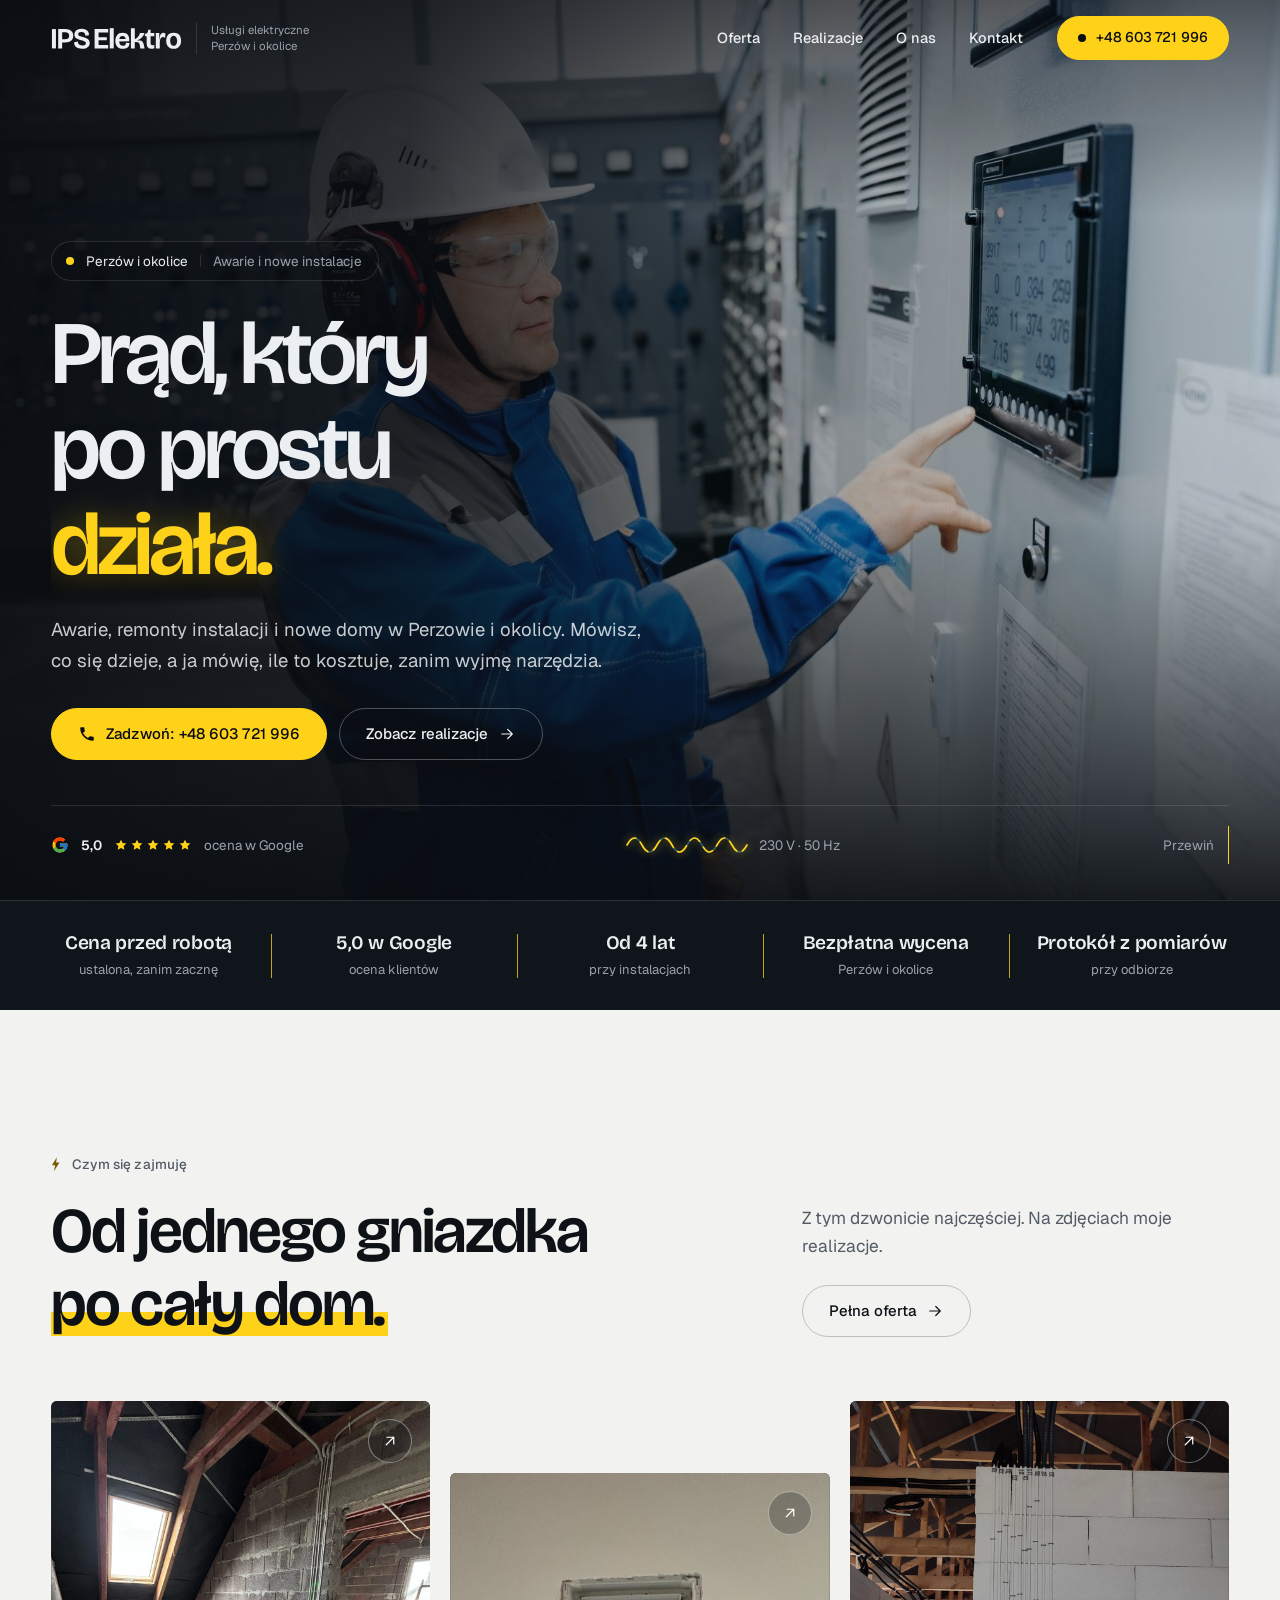
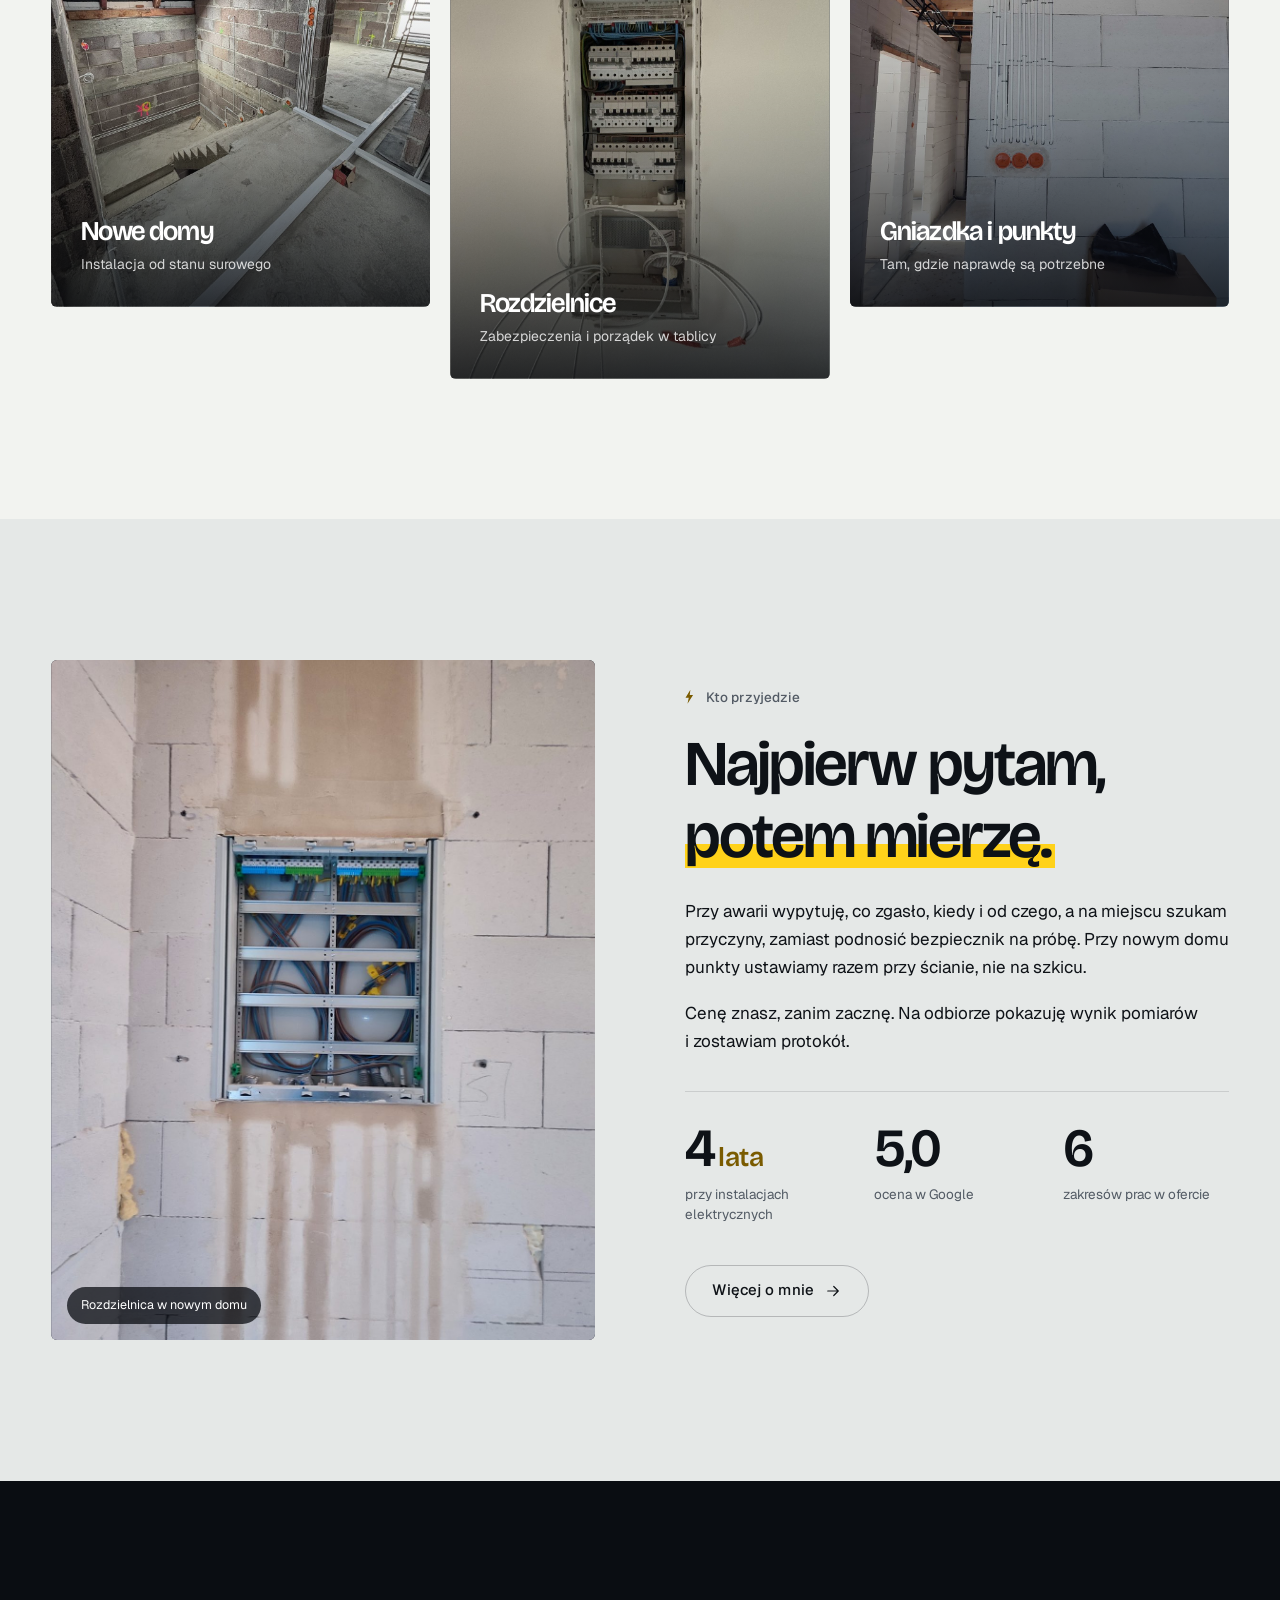
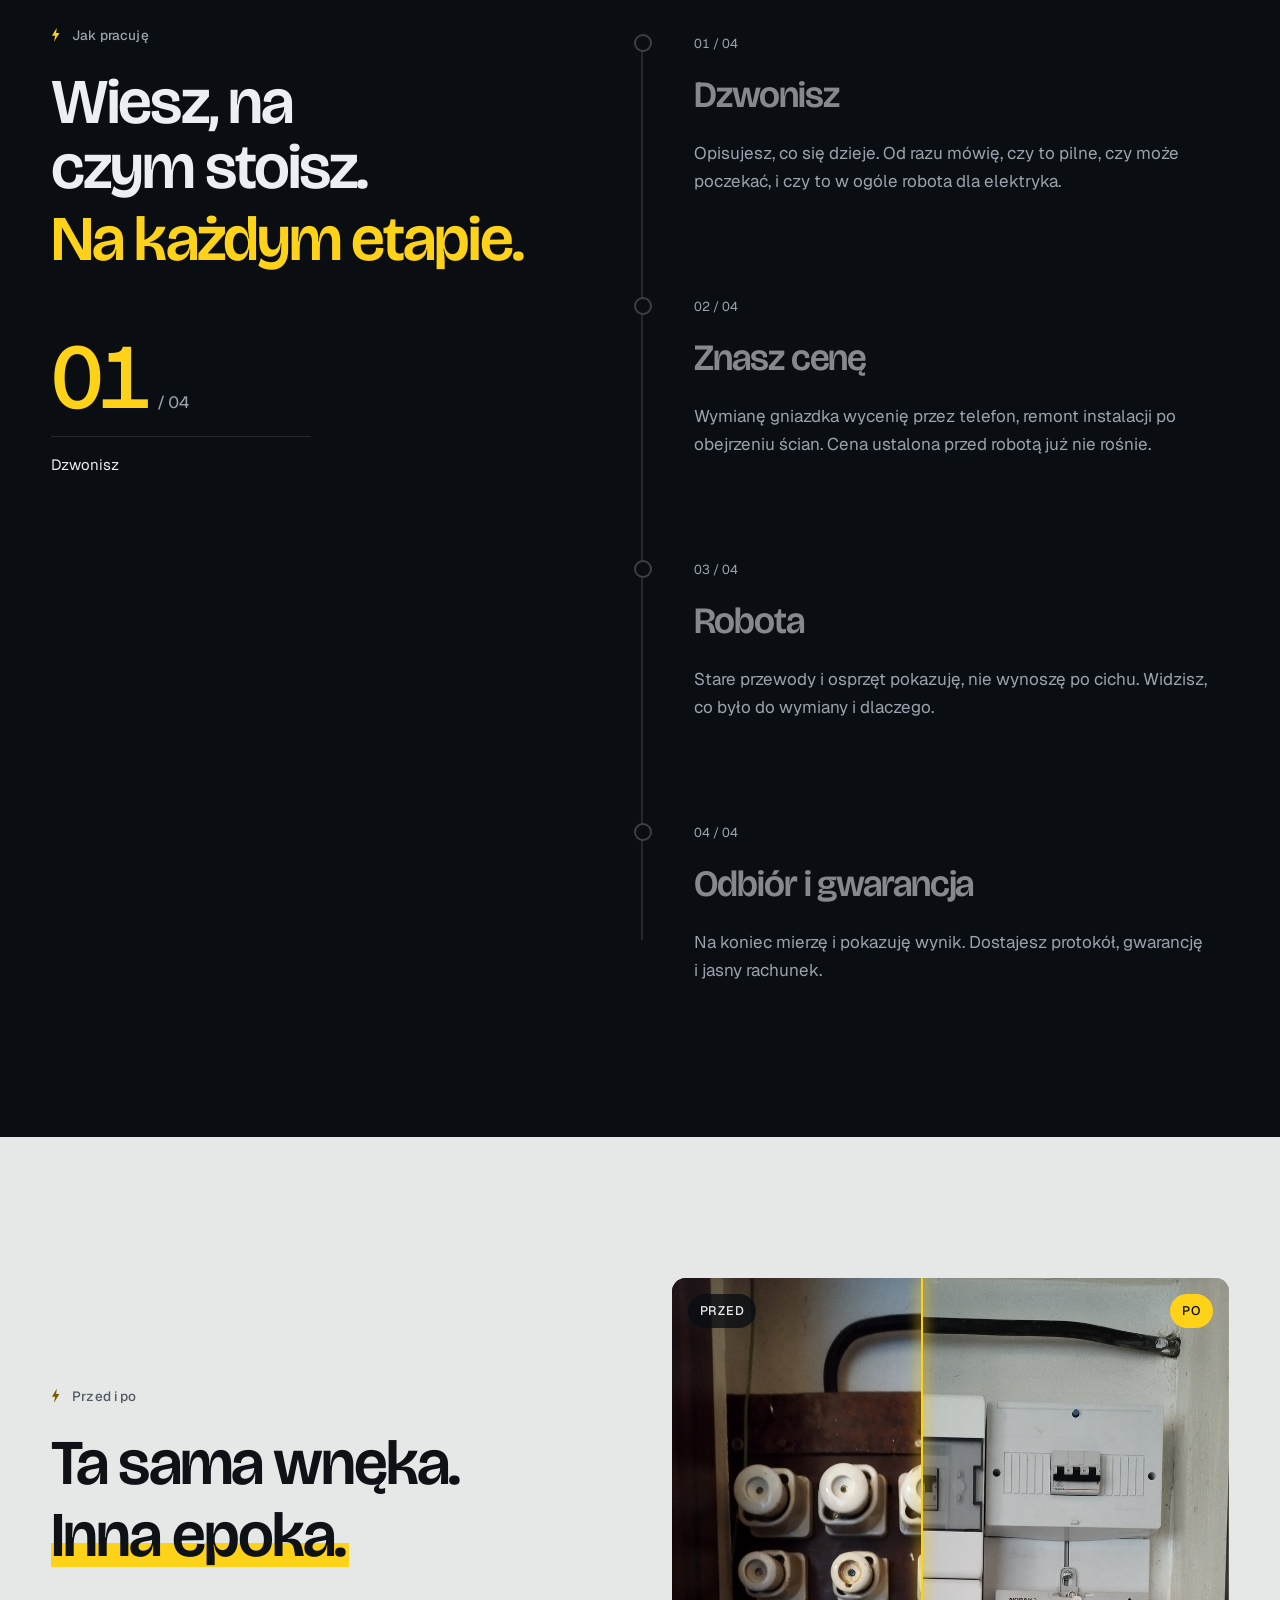
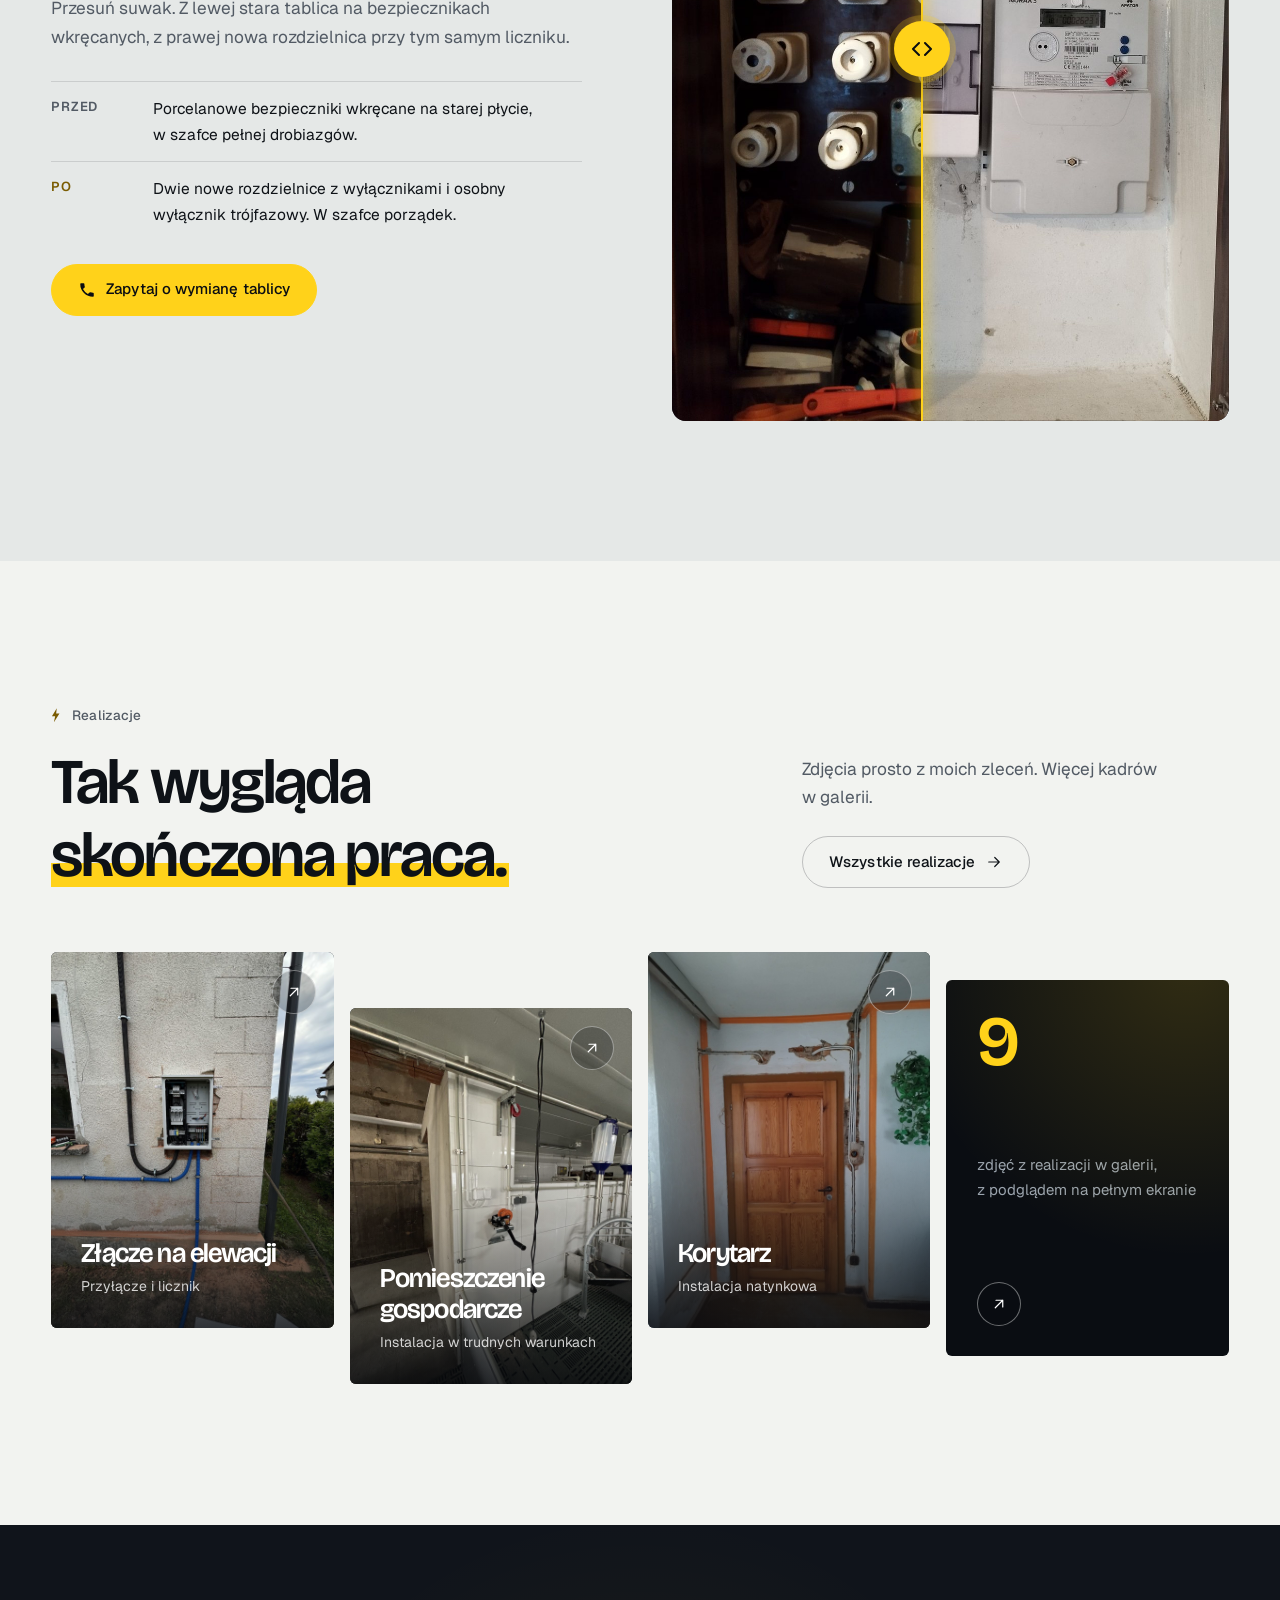
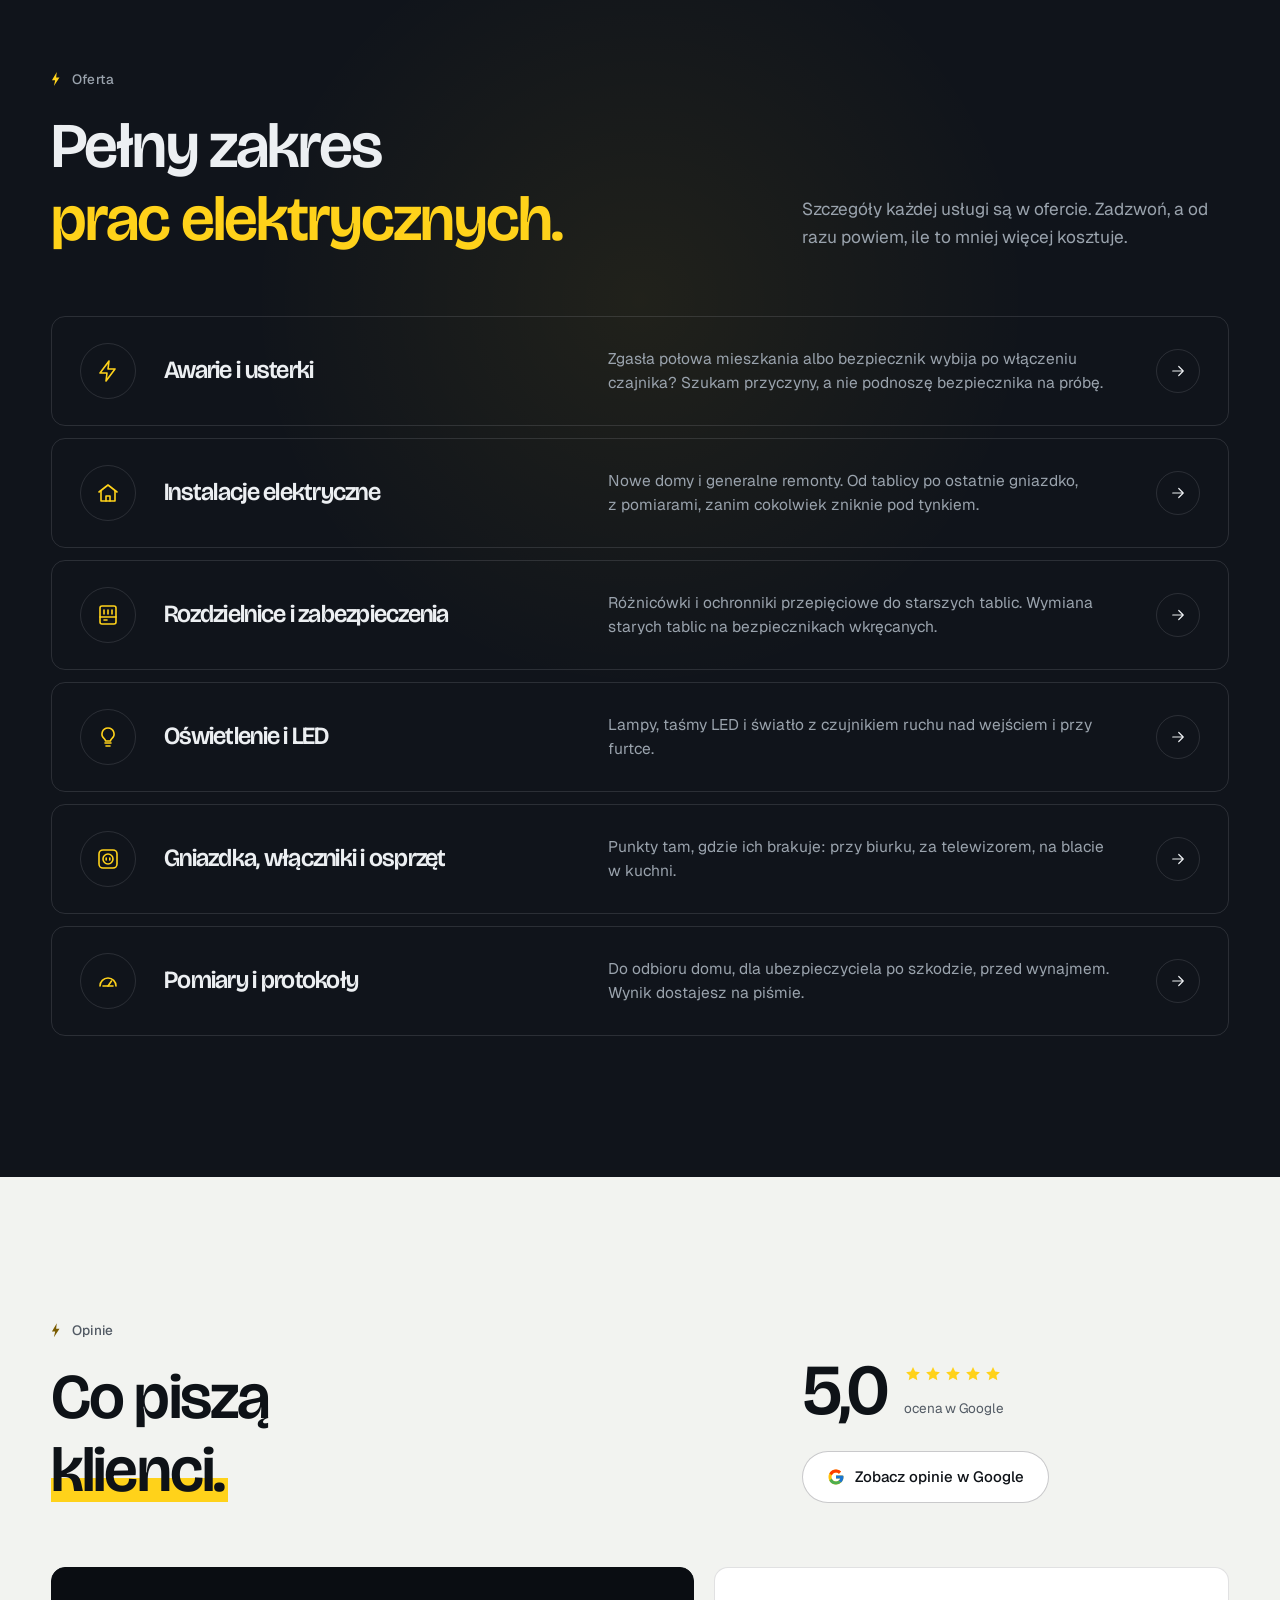
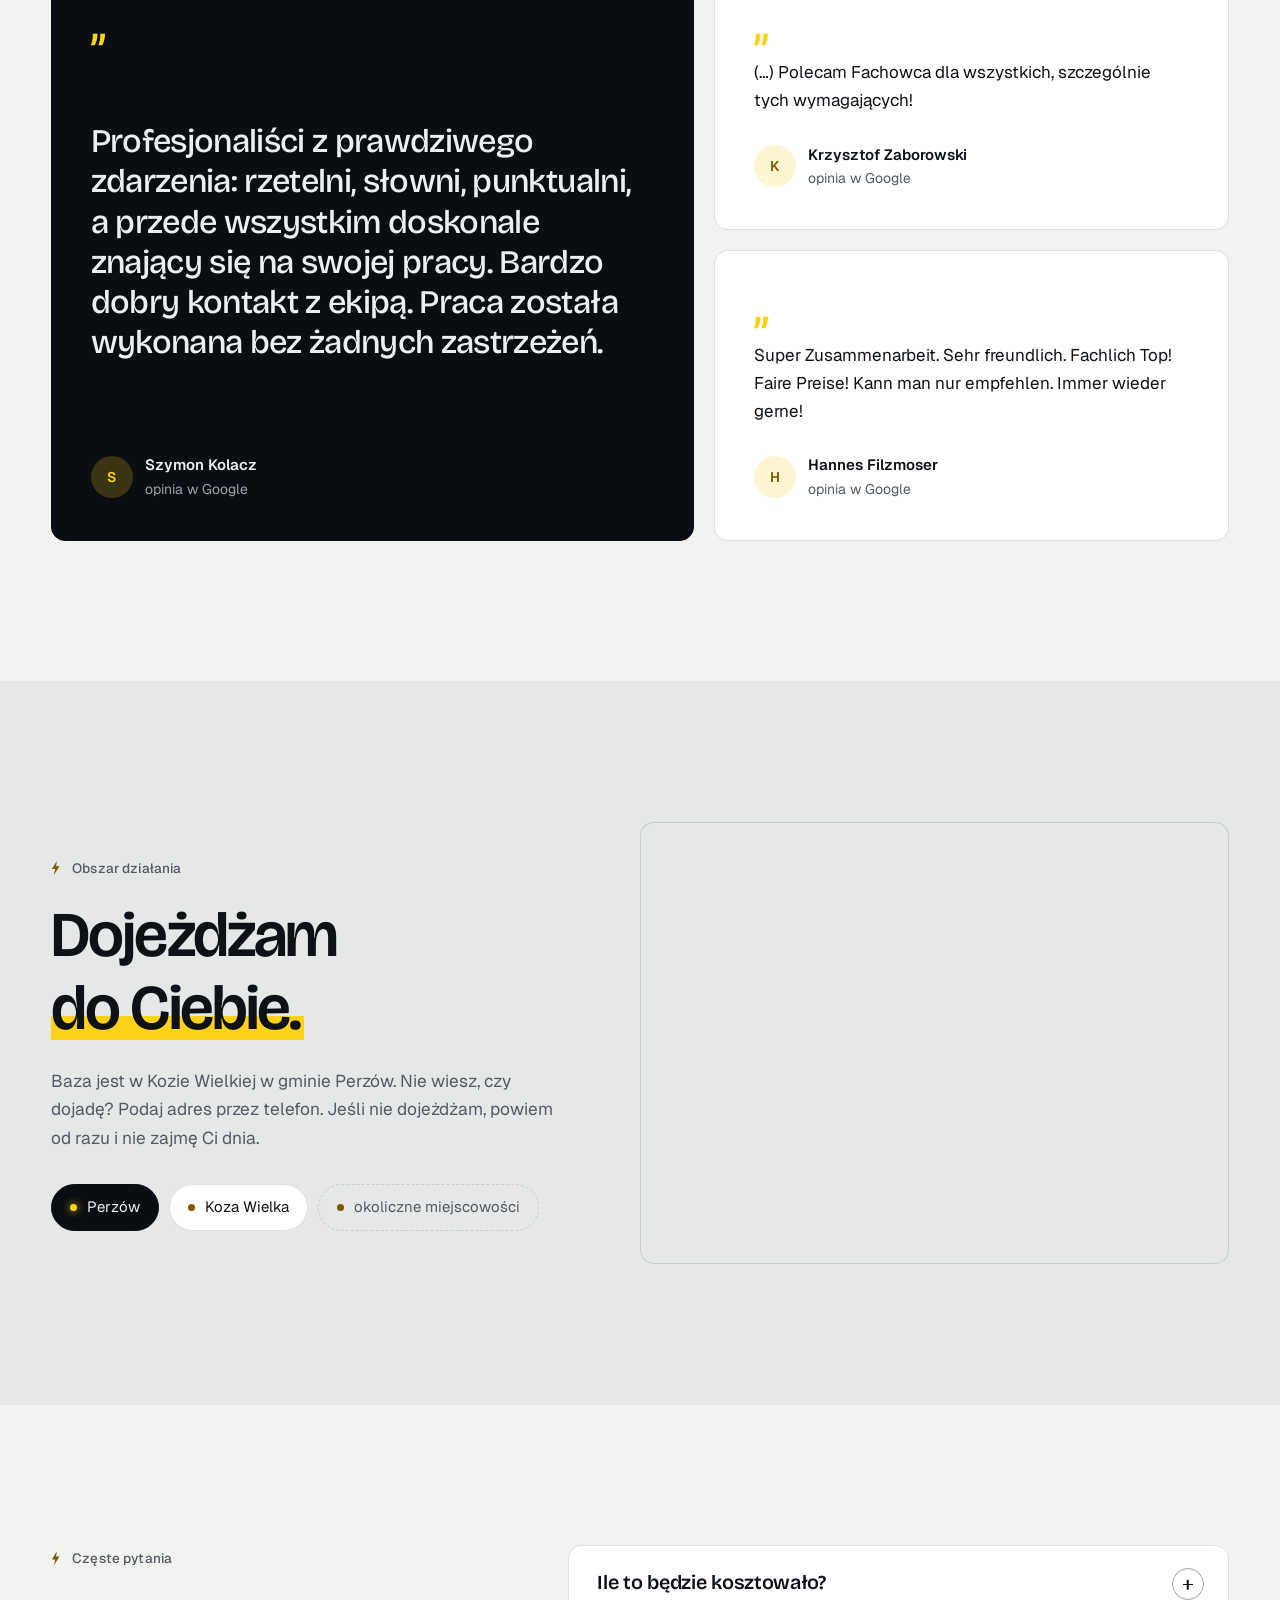
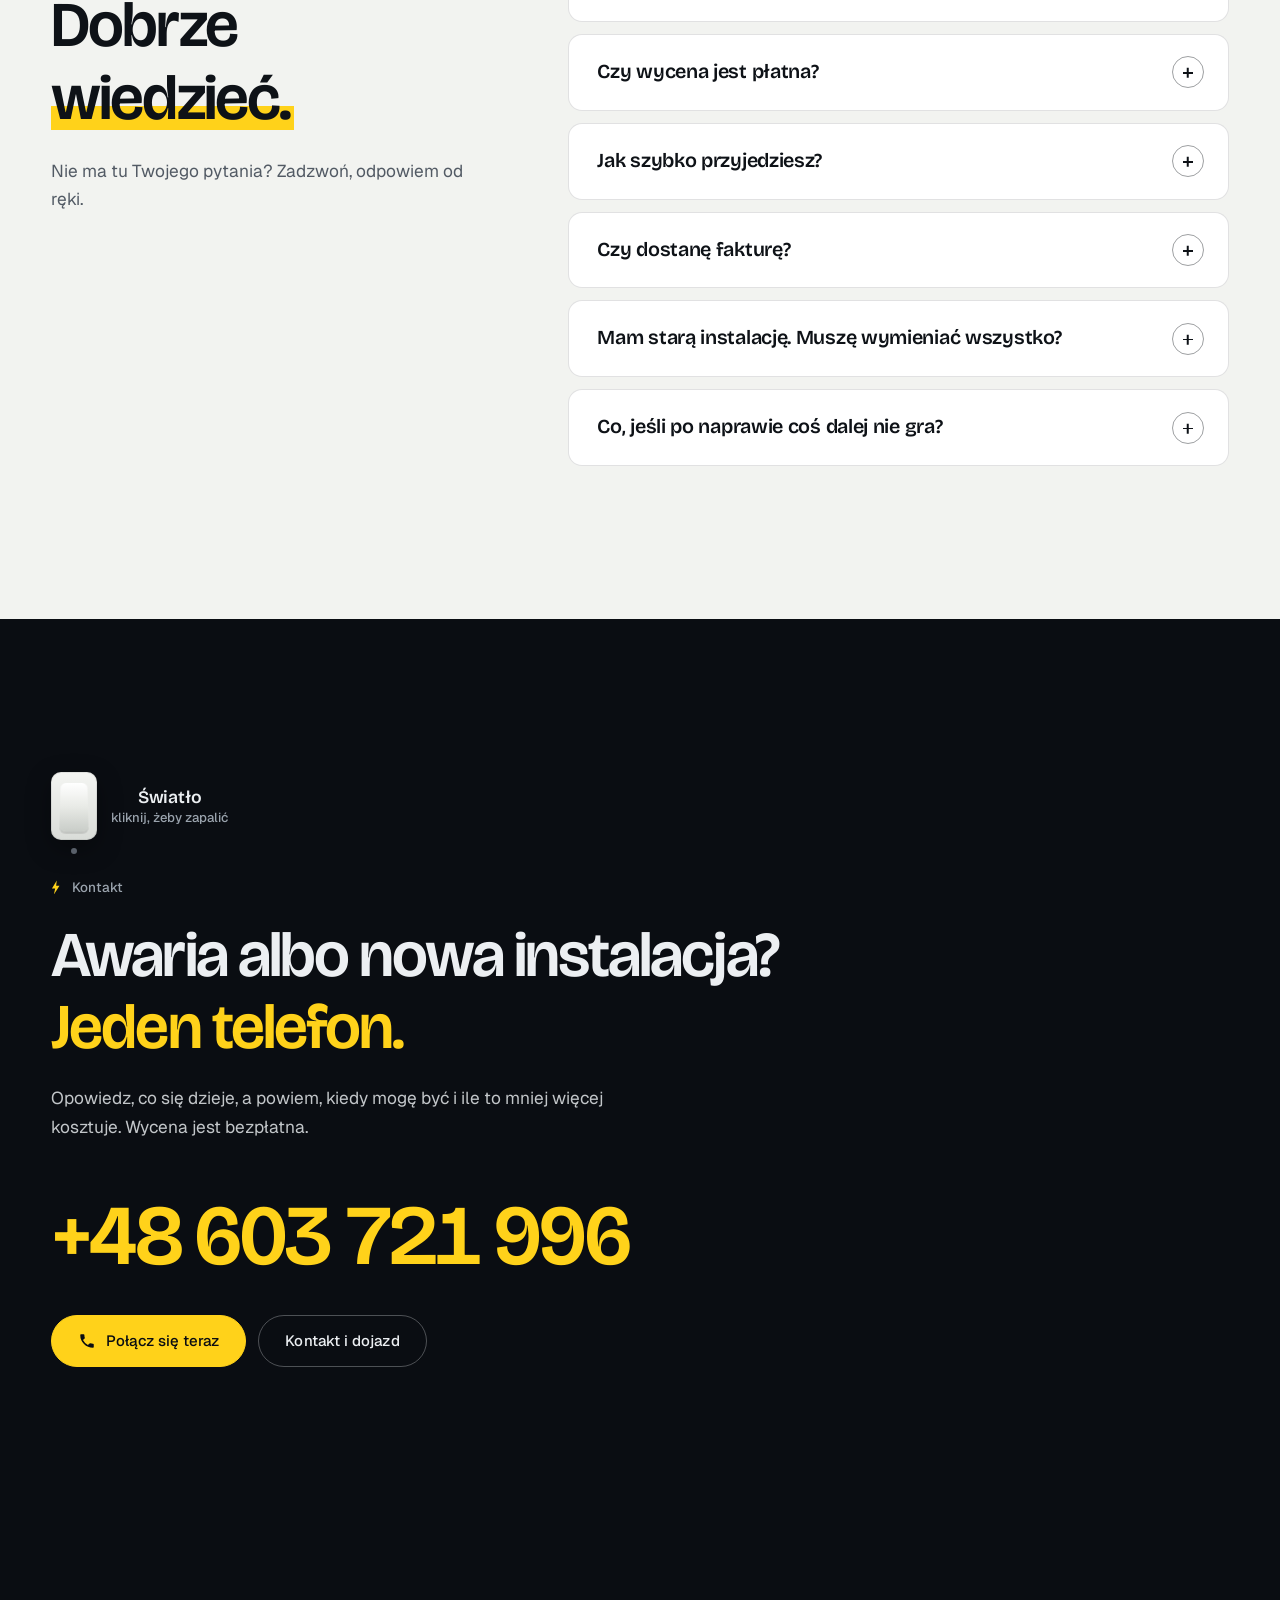
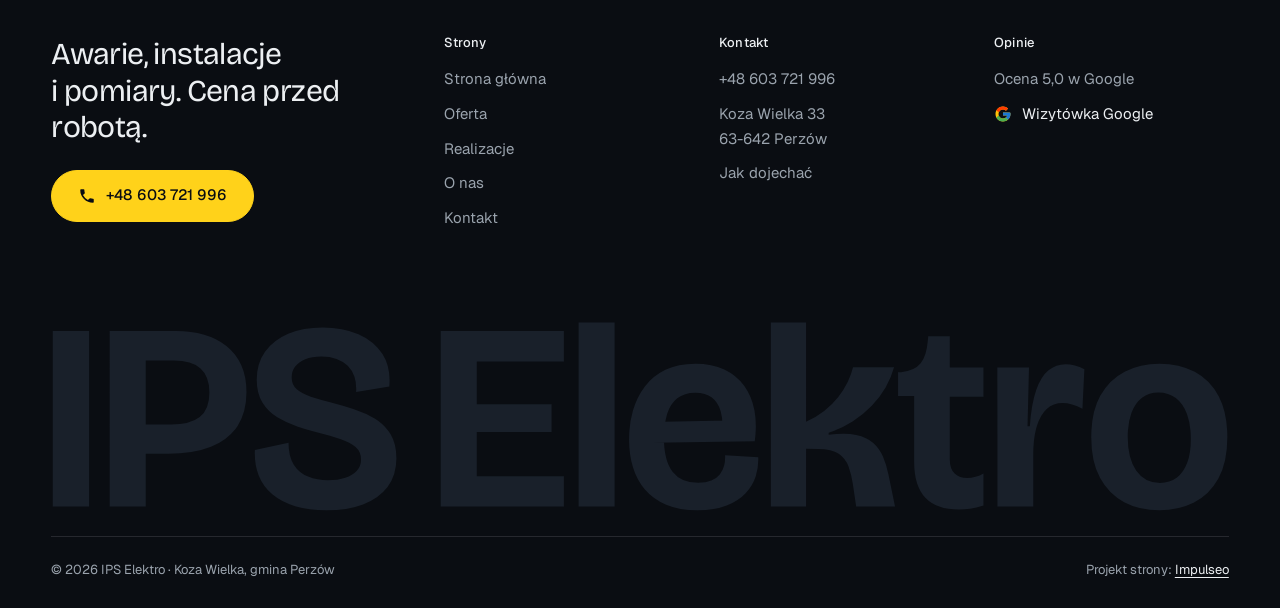
<file: index.html>
<!DOCTYPE html>
<html lang="pl">
<head>
<meta charset="UTF-8">
<meta name="viewport" content="width=device-width, initial-scale=1.0">
<title>IPS Elektro - elektryk Perzów | awarie, instalacje, pomiary</title>
<meta name="description" content="Elektryk z Perzowa z dojazdem w okolicy. Awarie, instalacje, rozdzielnice, oświetlenie, pomiary z protokołem. Cenę znasz przed robotą. Zadzwoń: +48 603 721 996.">
<link rel="canonical" href="https://impulseo-pl.github.io/ips-elektro/">
<meta name="robots" content="noindex, nofollow">
<meta name="theme-color" content="#0A0D12">
<meta property="og:type" content="website">
<meta property="og:locale" content="pl_PL">
<meta property="og:site_name" content="IPS Elektro">
<meta property="og:title" content="IPS Elektro - elektryk Perzów | awarie, instalacje, pomiary">
<meta property="og:description" content="Elektryk z Perzowa z dojazdem w okolicy. Awarie, instalacje, rozdzielnice, oświetlenie, pomiary z protokołem. Cenę znasz przed robotą. Zadzwoń: +48 603 721 996.">
<meta property="og:url" content="https://impulseo-pl.github.io/ips-elektro/">
<meta property="og:image" content="https://impulseo-pl.github.io/ips-elektro/img/og.jpg">
<meta property="og:image:width" content="1200">
<meta property="og:image:height" content="630">
<meta name="twitter:card" content="summary_large_image">
<script type="application/ld+json">{"@context": "https://schema.org", "@type": "Electrician", "name": "IPS Elektro", "url": "https://impulseo-pl.github.io/ips-elektro/", "telephone": "+48603721996", "image": "https://impulseo-pl.github.io/ips-elektro/img/og.jpg", "address": {"@type": "PostalAddress", "streetAddress": "Koza Wielka 33", "postalCode": "63-642", "addressLocality": "Perzów", "addressCountry": "PL"}, "areaServed": "Perzów i okolice", "aggregateRating": {"@type": "AggregateRating", "ratingValue": "5.0", "reviewCount": "3"}, "sameAs": ["https://www.google.com/maps?cid=14065225971632695537"]}</script>
<script>(function(){var d=document.documentElement;d.classList.add('js');try{if(!window.matchMedia('(prefers-reduced-motion: reduce)').matches)d.classList.add('anim');}catch(e){}setTimeout(function(){if(!d.classList.contains('anim-ok'))d.classList.remove('anim');},3500);})();</script>
<script>(function(){try{var d=document.documentElement,q=/[?&]intro/.test(location.search);if(!q&&window.matchMedia&&matchMedia('(prefers-reduced-motion: reduce)').matches)return;if(!q&&sessionStorage.getItem('ips_intro'))return;sessionStorage.setItem('ips_intro','1');d.classList.add('intro-on');setTimeout(function(){d.classList.remove('intro-on','intro-gra','intro-out');d.classList.add('hero-go')},4600);}catch(e){}})();</script>
<link rel="preload" as="image" href="img/hero.jpg" fetchpriority="high">
<link rel="preconnect" href="https://fonts.googleapis.com">
<link rel="preconnect" href="https://fonts.gstatic.com" crossorigin>
<link href="https://fonts.googleapis.com/css2?family=Bricolage+Grotesque:opsz,wght@12..96,400..700&family=Geist:wght@400..600&display=swap" rel="stylesheet">
<link rel="stylesheet" href="assets/styles.css?v=20261028a">
<script src="assets/lenis.min.js?v=1.1.20" defer></script>
<script src="assets/main.js?v=20261028a" defer></script>
</head>
<body>
<a class="skip" href="#tresc">Przejdź do treści</a>
<header class="site-head">
<div class="intro" aria-hidden="true"><span class="intro-line"><i></i></span><span class="intro-meta">usługi elektryczne · Perzów i okolice</span></div><div class="head-in">
  <a class="brand" href="index.html" aria-label="IPS Elektro - strona główna">
    <span class="znak"><svg class="wm" viewBox="38 -698 4428 718" role="img" aria-label="IPS Elektro"><path pathLength="1" style="--i:0" d="M44.5 0V-660H181.2V0Z"/><path pathLength="1" style="--i:1" d="M352.8 -198.5V-309.2H489.2Q561 -309.2 597.2 -337.4Q633.5 -365.5 633.5 -429.5Q633.5 -490 600.2 -519.6Q567 -549.2 499.2 -549.2H352.8V-660H509Q565.5 -660 613.6 -646.4Q661.8 -632.8 697.5 -604.2Q733.2 -575.8 753.1 -532.6Q773 -489.5 773 -429.8Q773 -354.2 739 -302.6Q705 -251 639.4 -224.8Q573.8 -198.5 476.8 -198.5ZM258.5 0V-660H394.2V0Z"/><path pathLength="1" style="--i:2" d="M1073.8 13.8Q1007.2 13.8 956 -1.6Q904.8 -17 870 -46.2Q835.2 -75.5 818.6 -117.8Q802 -160 804.5 -213.2L931.2 -240Q931 -188.5 950.8 -157.6Q970.5 -126.8 1004.6 -112.8Q1038.8 -98.8 1079.5 -98.8Q1116.8 -98.8 1144.5 -108.2Q1172.2 -117.8 1188 -135.1Q1203.8 -152.5 1203.8 -176.2Q1203.8 -206 1183.1 -223.9Q1162.5 -241.8 1127.9 -253.4Q1093.2 -265 1051.5 -275.5Q1008.5 -286.8 966.1 -300.6Q923.8 -314.5 888.9 -335.9Q854 -357.2 832.8 -391.5Q811.5 -425.8 811.5 -476.8Q811.5 -538 842.6 -582.1Q873.8 -626.2 929.8 -650Q985.8 -673.8 1059.5 -673.8Q1135.2 -673.8 1193.9 -648.4Q1252.5 -623 1284.4 -573.6Q1316.2 -524.2 1310.2 -451.8L1185.2 -431Q1187.2 -463.2 1179 -487.9Q1170.8 -512.5 1153.8 -529.5Q1136.8 -546.5 1111.8 -555.4Q1086.8 -564.2 1054.5 -564.2Q1018.8 -564.2 994 -554.2Q969.2 -544.2 956.1 -526.6Q943 -509 943 -485.8Q943 -458.2 962.1 -441.4Q981.2 -424.5 1014.9 -413.5Q1048.5 -402.5 1091 -391.8Q1134.2 -380.5 1177.2 -366.6Q1220.2 -352.8 1256.6 -330.2Q1293 -307.8 1314.9 -272Q1336.8 -236.2 1336.8 -181.5Q1336.8 -117.5 1303.5 -74Q1270.2 -30.5 1211.1 -8.4Q1152 13.8 1073.8 13.8Z"/><path pathLength="1" style="--i:3" d="M1503.3 0V-660H1639.1V0ZM1597.6 0V-114.5H1966.6V0ZM1597.6 -281V-385H1920.3V-281ZM1597.6 -545.5V-660H1966.6V-545.5Z"/><path pathLength="1" style="--i:4" d="M2021.8 0V-692.5H2157.3V0Z"/><path pathLength="1" style="--i:5" d="M2469.8 13.8Q2400.1 13.8 2351.2 -6.9Q2302.3 -27.5 2271.3 -64.1Q2240.3 -100.8 2226 -149Q2211.6 -197.2 2211.6 -252.8Q2211.6 -309.8 2226.2 -361.1Q2240.8 -412.5 2271.1 -452.1Q2301.3 -491.8 2348.5 -514.6Q2395.6 -537.5 2460.6 -537.5Q2523.6 -537.5 2569.7 -515.8Q2615.8 -494 2644.5 -454.6Q2673.1 -415.2 2683.1 -362.2Q2693.1 -309.2 2684.3 -246.2L2295.8 -240V-318.2L2581.8 -323.5L2561.3 -278.2Q2565.8 -325.5 2556.1 -359Q2546.3 -392.5 2523 -410.5Q2499.6 -428.5 2460.6 -428.5Q2419.1 -428.5 2392.8 -407.4Q2366.6 -386.2 2354.7 -348.1Q2342.8 -310 2342.8 -259Q2342.8 -173.2 2375.2 -131.4Q2407.6 -89.5 2471.6 -89.5Q2501.3 -89.5 2521.1 -97.9Q2540.8 -106.2 2552.7 -120.9Q2564.6 -135.5 2569.2 -154.2Q2573.8 -173 2572.6 -193.5L2697.3 -186Q2699.3 -149.5 2688.1 -114.1Q2676.8 -78.8 2650 -50Q2623.1 -21.2 2578.6 -3.8Q2534.1 13.8 2469.8 13.8Z"/><path pathLength="1" style="--i:6" d="M2744.8 0V-692.5H2877.3V-319.5Q2915.3 -335.8 2945.3 -359.5Q2975.3 -383.2 2997.6 -411.4Q3019.8 -439.5 3033.7 -468.5Q3047.6 -497.5 3053.8 -524H3208.1Q3198.1 -486.2 3177 -449.2Q3155.8 -412.2 3124.3 -379.2Q3092.8 -346.2 3052 -320.1Q3011.1 -294 2962.3 -278V-270Q3025.1 -278.2 3065.6 -269.5Q3106.1 -260.8 3130 -239.5Q3153.8 -218.2 3166.8 -187.5Q3179.8 -156.8 3187.3 -120.2L3211.8 0H3065.6L3053.1 -85Q3047.3 -122 3036.6 -151.6Q3025.8 -181.2 3000.1 -199Q2974.3 -216.8 2923.3 -217L2877.3 -217.2V0Z"/><path pathLength="1" style="--i:7" d="M3452.3 11Q3368.1 11 3325.8 -33.4Q3283.6 -77.8 3283.6 -168.8V-416H3223.1V-505.2H3234.8Q3286.3 -511.2 3308.2 -538.8Q3330.1 -566.2 3334.8 -621.5L3336.6 -640.8H3417.6V-523.5H3544.3V-413H3417.6V-180Q3417.6 -141.5 3436 -124.5Q3454.3 -107.5 3483.1 -107.5Q3498.3 -107.5 3514.7 -112Q3531.1 -116.5 3544.3 -125V-3.8Q3516.8 4.8 3494.2 7.9Q3471.6 11 3452.3 11Z"/><path pathLength="1" style="--i:8" d="M3596.8 0V-271.2L3596.3 -523.5H3715.6L3710.1 -302.2H3718.6Q3724.6 -387.5 3742.7 -438.6Q3760.8 -489.8 3789.1 -512.5Q3817.3 -535.2 3853.1 -535.2Q3869.8 -535.2 3888 -530.9Q3906.1 -526.5 3923.8 -517L3916.6 -368.2Q3896.8 -379.2 3877.8 -384.4Q3858.8 -389.5 3841.8 -389.5Q3806.8 -389.5 3782.2 -367Q3757.6 -344.5 3744.6 -301Q3731.6 -257.5 3731.6 -195.2V0Z"/><path pathLength="1" style="--i:9" d="M4205.4 13.8Q4131.4 13.8 4073.4 -16.6Q4015.3 -47 3982.5 -108.1Q3949.6 -169.2 3949.6 -261.2Q3949.6 -355.8 3983.5 -416.8Q4017.3 -477.8 4075.4 -507.6Q4133.4 -537.5 4206.1 -537.5Q4281.4 -537.5 4338.9 -506.9Q4396.4 -476.2 4428.9 -415Q4461.4 -353.8 4461.4 -261Q4461.4 -166.2 4427.7 -105.4Q4394.1 -44.5 4336.1 -15.4Q4278.1 13.8 4205.4 13.8ZM4208.1 -89Q4245.1 -89 4270.9 -108.2Q4296.6 -127.5 4310.4 -164.6Q4324.1 -201.8 4324.1 -253.8Q4324.1 -309.5 4309.5 -348.4Q4294.9 -387.2 4267.7 -408.4Q4240.6 -429.5 4202.6 -429.5Q4166.4 -429.5 4140.5 -409.8Q4114.6 -390 4100.7 -352.5Q4086.8 -315 4086.8 -262.8Q4086.8 -181 4119 -135Q4151.1 -89 4208.1 -89Z"/></svg></span>
    <span class="brand-sub">Usługi elektryczne<br>Perzów i okolice</span>
  </a>
  <nav class="nav-links" aria-label="Menu główne">
    <a class="nl" href="oferta.html">Oferta</a><a class="nl" href="realizacje.html">Realizacje</a><a class="nl" href="o-nas.html">O&nbsp;nas</a><a class="nl" href="kontakt.html">Kontakt</a>
    <a class="btn btn-volt nav-cta" href="tel:+48603721996"><span class="live" aria-hidden="true"></span>+48 603 721 996</a>
  </nav>
  <button class="burger" type="button" aria-label="Otwórz menu" aria-expanded="false" aria-controls="mnav"><span></span><span></span></button>
</div>
</header>
<script>(function(){var d=document.documentElement;if(!d.classList.contains('intro-on'))return;
var wyszlo=false,koniec=false,t0=Date.now();
function heroGotowe(){var im=document.querySelector('.hero-media img');return !!(im&&im.complete&&im.naturalWidth>0);}
function sprzataj(){if(koniec)return;koniec=true;d.classList.add('hero-go');d.classList.remove('intro-on','intro-gra','intro-out');
['--i-w','--i-h','--i-px','--i-py','--i-zmniejsz','--i-baza-w','--i-baza-h'].forEach(function(k){d.style.removeProperty(k);});
try{document.dispatchEvent(new Event('wejscie:koniec'));}catch(e){}}
function wyjdz(){if(wyszlo||koniec)return;wyszlo=true;d.classList.add('intro-out');setTimeout(function(){d.classList.add('hero-go');},240);setTimeout(sprzataj,880);}
function moze(){if(wyszlo||koniec)return;var t=Date.now()-t0;if(t>=1240&&(heroGotowe()||t>=1700))wyjdz();else setTimeout(moze,60);}
try{var znak=document.querySelector('.brand .znak'),wm=znak&&znak.querySelector('.wm');if(!wm){sprzataj();return;}
znak.classList.add('mierze');var r=wm.getBoundingClientRect();znak.classList.remove('mierze');
if(!r.width||!r.height){sprzataj();return;}
var W=window.innerWidth,H=window.innerHeight,cel=W<680?Math.min(W*0.8,360):Math.min(W*0.46,700);cel=Math.max(r.width,cel);
var u=function(k,v){d.style.setProperty(k,v);};
u('--i-w',Math.round(cel)+'px');u('--i-h',Math.round(cel*r.height/r.width)+'px');u('--i-zmniejsz',(r.width/cel).toFixed(4));
u('--i-px',Math.round(r.left+r.width/2-W/2)+'px');u('--i-py',Math.round(r.top+r.height/2-H/2)+'px');
u('--i-baza-w',Math.round(r.width)+'px');u('--i-baza-h',Math.round(r.height)+'px');
requestAnimationFrame(function(){requestAnimationFrame(function(){d.classList.add('intro-gra');t0=Date.now();moze();});});
['wheel','touchstart','keydown','pointerdown'].forEach(function(ev){window.addEventListener(ev,function(){sprzataj();},{once:true,passive:true});});
setTimeout(sprzataj,3900);
}catch(e){sprzataj();}})();</script>
<div class="mnav" id="mnav">
  <div class="mnav-in">
    <a class="ml" href="index.html" aria-current="page">Strona główna</a><a class="ml" href="oferta.html">Oferta</a><a class="ml" href="realizacje.html">Realizacje</a><a class="ml" href="o-nas.html">O&nbsp;nas</a><a class="ml" href="kontakt.html">Kontakt</a>
    <div class="mnav-foot">
      <span>Awarie, instalacje i&nbsp;pomiary. Perzów i&nbsp;okolice.</span>
      <a class="btn btn-volt" href="tel:+48603721996"><svg class="ico" width="16" height="16" viewBox="0 0 24 24" fill="none" aria-hidden="true"><path d="M6.6 10.8a15.5 15.5 0 0 0 6.6 6.6l2.2-2.2a1 1 0 0 1 1-.24 11.4 11.4 0 0 0 3.6.58 1 1 0 0 1 1 1V20a1 1 0 0 1-1 1A17 17 0 0 1 3 4a1 1 0 0 1 1-1h3.5a1 1 0 0 1 1 1c0 1.25.2 2.46.58 3.6a1 1 0 0 1-.25 1l-2.23 2.2Z" fill="currentColor"/></svg>+48 603 721 996</a>
    </div>
  </div>
</div>
<main id="tresc">

<section class="hero">
  <div class="hero-media"><img src="img/hero.jpg" alt="Elektryk w kasku i okularach ochronnych przy rozdzielni" width="1880" height="1251" decoding="async" fetchpriority="high"></div>
  <div class="hero-spot" aria-hidden="true"></div>
  <div class="hero-in">
    <p class="hero-tag up" style="--d:0"><span class="live" aria-hidden="true"></span>Perzów i&nbsp;okolice<span class="sep" aria-hidden="true"></span><span class="muted">Awarie i&nbsp;nowe instalacje</span></p>
    <h1><span class="ln"><span class="ln-i" style="--k:0">Prąd, który</span></span><span class="ln"><span class="ln-i" style="--k:1">po prostu</span></span><span class="ln"><span class="ln-i" style="--k:2"><em>działa.</em></span></span></h1>
    <p class="hero-lead up" style="--d:380">Awarie, remonty instalacji i&nbsp;nowe domy w&nbsp;Perzowie i&nbsp;okolicy. Mówisz, co się dzieje, a&nbsp;ja mówię, ile to kosztuje, zanim wyjmę narzędzia.</p>
    <div class="hero-ctas up" style="--d:500">
      <a class="btn btn-volt" href="tel:+48603721996"><svg class="ico" width="16" height="16" viewBox="0 0 24 24" fill="none" aria-hidden="true"><path d="M6.6 10.8a15.5 15.5 0 0 0 6.6 6.6l2.2-2.2a1 1 0 0 1 1-.24 11.4 11.4 0 0 0 3.6.58 1 1 0 0 1 1 1V20a1 1 0 0 1-1 1A17 17 0 0 1 3 4a1 1 0 0 1 1-1h3.5a1 1 0 0 1 1 1c0 1.25.2 2.46.58 3.6a1 1 0 0 1-.25 1l-2.23 2.2Z" fill="currentColor"/></svg>Zadzwoń: +48 603 721 996</a>
      <a class="btn btn-ghost" href="realizacje.html">Zobacz realizacje<svg class="ico arr" width="18" height="18" viewBox="0 0 24 24" fill="none" stroke="currentColor" stroke-width="1.6" stroke-linecap="round" stroke-linejoin="round" aria-hidden="true"><path d="M5 12h14M13 6l6 6-6 6"/></svg></a>
    </div>
    <div class="hero-foot up" style="--d:640">
      <span class="rate"><svg class="g-logo" viewBox="0 0 48 48" aria-hidden="true"><path fill="#FFC107" d="M43.6 20.5H42V20H24v8h11.3C33.7 32.7 29.2 36 24 36c-6.6 0-12-5.4-12-12s5.4-12 12-12c3.1 0 5.8 1.2 7.9 3.1l5.7-5.7C34 6.1 29.3 4 24 4 12.9 4 4 12.9 4 24s8.9 20 20 20 20-8.9 20-20c0-1.3-.1-2.4-.4-3.5z"/><path fill="#FF3D00" d="m6.3 14.7 6.6 4.8C14.7 15.1 19 12 24 12c3.1 0 5.8 1.2 7.9 3.1l5.7-5.7C34 6.1 29.3 4 24 4 16.3 4 9.7 8.3 6.3 14.7z"/><path fill="#4CAF50" d="M24 44c5.2 0 9.9-2 13.4-5.2l-6.2-5.2A11.9 11.9 0 0 1 24 36c-5.2 0-9.6-3.3-11.3-7.9l-6.5 5C9.5 39.6 16.2 44 24 44z"/><path fill="#1976D2" d="M43.6 20.5H42V20H24v8h11.3a12 12 0 0 1-4.1 5.6l6.2 5.2C37 39.2 44 34 44 24c0-1.3-.1-2.4-.4-3.5z"/></svg><b>5,0</b><span class="stars" aria-label="Ocena 5 na 5"><svg viewBox="0 0 24 24" aria-hidden="true"><path fill="currentColor" d="M12 2.8l2.8 5.9 6.4.8-4.7 4.4 1.2 6.3L12 17.1l-5.7 3.1 1.2-6.3L2.8 9.5l6.4-.8z"/></svg><svg viewBox="0 0 24 24" aria-hidden="true"><path fill="currentColor" d="M12 2.8l2.8 5.9 6.4.8-4.7 4.4 1.2 6.3L12 17.1l-5.7 3.1 1.2-6.3L2.8 9.5l6.4-.8z"/></svg><svg viewBox="0 0 24 24" aria-hidden="true"><path fill="currentColor" d="M12 2.8l2.8 5.9 6.4.8-4.7 4.4 1.2 6.3L12 17.1l-5.7 3.1 1.2-6.3L2.8 9.5l6.4-.8z"/></svg><svg viewBox="0 0 24 24" aria-hidden="true"><path fill="currentColor" d="M12 2.8l2.8 5.9 6.4.8-4.7 4.4 1.2 6.3L12 17.1l-5.7 3.1 1.2-6.3L2.8 9.5l6.4-.8z"/></svg><svg viewBox="0 0 24 24" aria-hidden="true"><path fill="currentColor" d="M12 2.8l2.8 5.9 6.4.8-4.7 4.4 1.2 6.3L12 17.1l-5.7 3.1 1.2-6.3L2.8 9.5l6.4-.8z"/></svg></span><span>ocena w&nbsp;Google</span></span>
      <span class="osc" aria-hidden="true"><svg viewBox="0 0 120 28"><path class="ghost" d="M0 14 Q7.5 0 15 14 T30 14 T45 14 T60 14 T75 14 T90 14 T105 14 T120 14"/><path d="M0 14 Q7.5 0 15 14 T30 14 T45 14 T60 14 T75 14 T90 14 T105 14 T120 14"/></svg>230&nbsp;V · 50&nbsp;Hz</span>
      <span class="cue" aria-hidden="true">Przewiń<span class="cue-line"><i></i></span></span>
    </div>
  </div>
</section>

<section class="strip" aria-label="Najważniejsze w skrócie">
  <div class="strip-in">
    <div class="strip-it"><div class="k">Cena przed robotą</div><div class="v">ustalona, zanim zacznę</div></div>
    <div class="strip-it"><div class="k">5,0 w&nbsp;Google</div><div class="v">ocena klientów</div></div>
    <div class="strip-it"><div class="k">Od 4 lat</div><div class="v">przy instalacjach</div></div>
    <div class="strip-it"><div class="k">Bezpłatna wycena</div><div class="v">Perzów i&nbsp;okolice</div></div>
    <div class="strip-it"><div class="k">Protokół z&nbsp;pomiarów</div><div class="v">przy odbiorze</div></div>
  </div>
</section>

<section class="sec" id="uslugi">
  <div class="wrap">
    <div class="sec-head">
      <div>
        <p class="eyebrow rv">Czym się zajmuję</p>
        <h2 class="h2 rv rv-h"><span class="ln"><span class="ln-i" style="--k:0">Od jednego gniazdka</span></span><span class="ln"><span class="ln-i" style="--k:1"><em>po cały dom.</em></span></span></h2>
      </div>
      <div class="side rv" style="--d:120"><p class="lead">Z tym dzwonicie najczęściej. Na zdjęciach moje realizacje.</p><a class="btn btn-ghost" href="oferta.html">Pełna oferta<svg class="ico arr" width="18" height="18" viewBox="0 0 24 24" fill="none" stroke="currentColor" stroke-width="1.6" stroke-linecap="round" stroke-linejoin="round" aria-hidden="true"><path d="M5 12h14M13 6l6 6-6 6"/></svg></a></div>
    </div>

    <div class="tiles-3">
      <a class="tile rv-img rv" style="--d:0" href="oferta.html#instalacje">
        <img src="img/g3.jpg" alt="Instalacja na poddaszu w stanie surowym - realizacja IPS Elektro" width="1600" height="2133" decoding="async">
        <span class="go" aria-hidden="true"><svg class="ico" width="18" height="18" viewBox="0 0 24 24" fill="none" stroke="currentColor" stroke-width="1.6" stroke-linecap="round" stroke-linejoin="round" aria-hidden="true"><path d="M7 17 17 7M8 7h9v9"/></svg></span>
        <span class="tile-cap"><h3>Nowe domy</h3><span>Instalacja od stanu surowego</span></span>
      </a><a class="tile rv-img rv" style="--d:120" href="oferta.html#rozdzielnice">
        <img src="img/g2.jpg" alt="Rozdzielnica w trakcie montażu - realizacja IPS Elektro" width="1600" height="2133" decoding="async">
        <span class="go" aria-hidden="true"><svg class="ico" width="18" height="18" viewBox="0 0 24 24" fill="none" stroke="currentColor" stroke-width="1.6" stroke-linecap="round" stroke-linejoin="round" aria-hidden="true"><path d="M7 17 17 7M8 7h9v9"/></svg></span>
        <span class="tile-cap"><h3>Rozdzielnice</h3><span>Zabezpieczenia i&nbsp;porządek w&nbsp;tablicy</span></span>
      </a><a class="tile rv-img rv" style="--d:240" href="oferta.html#gniazdka">
        <img src="img/g5.jpg" alt="Puszki i przewody przed tynkiem - realizacja IPS Elektro" width="1600" height="2133" decoding="async">
        <span class="go" aria-hidden="true"><svg class="ico" width="18" height="18" viewBox="0 0 24 24" fill="none" stroke="currentColor" stroke-width="1.6" stroke-linecap="round" stroke-linejoin="round" aria-hidden="true"><path d="M7 17 17 7M8 7h9v9"/></svg></span>
        <span class="tile-cap"><h3>Gniazdka i&nbsp;punkty</h3><span>Tam, gdzie naprawdę są potrzebne</span></span>
      </a>
    </div>
  </div>
</section>

<section class="sec paper-2">
  <div class="wrap about">
    <figure class="fig rv-img rv">
      <img src="img/about.jpg" alt="Rozdzielnica podtynkowa w nowym domu - realizacja IPS Elektro" width="1600" height="2133" decoding="async" data-plx="36" style="height:112%;margin-top:-6%">
      <figcaption class="fig-tag">Rozdzielnica w&nbsp;nowym domu</figcaption>
    </figure>
    <div>
      <p class="eyebrow rv">Kto przyjedzie</p>
      <h2 class="h2 rv rv-h"><span class="ln"><span class="ln-i" style="--k:0">Najpierw pytam,</span></span><span class="ln"><span class="ln-i" style="--k:1"><em>potem mierzę.</em></span></span></h2>
      <p class="rv" style="--d:100;margin-top:28px">Przy awarii wypytuję, co zgasło, kiedy i&nbsp;od czego, a&nbsp;na miejscu szukam przyczyny, zamiast podnosić bezpiecznik na próbę. Przy nowym domu punkty ustawiamy razem przy ścianie, nie na szkicu.</p>
      <p class="rv" style="--d:160">Cenę znasz, zanim zacznę. Na odbiorze pokazuję wynik pomiarów i&nbsp;zostawiam protokół.</p>
      <div class="stats rv" style="--d:200">
        <div class="stat"><b><span class="num" data-to="4">4</span><small>lata</small></b><span>przy instalacjach elektrycznych</span></div>
        <div class="stat"><b><span class="num" data-to="5,0">5,0</span></b><span>ocena w&nbsp;Google</span></div>
        <div class="stat"><b><span class="num" data-to="6">6</span></b><span>zakresów prac w&nbsp;ofercie</span></div>
      </div>
      <a class="btn btn-ghost rv" style="--d:240" href="o-nas.html">Więcej o&nbsp;mnie<svg class="ico arr" width="18" height="18" viewBox="0 0 24 24" fill="none" stroke="currentColor" stroke-width="1.6" stroke-linecap="round" stroke-linejoin="round" aria-hidden="true"><path d="M5 12h14M13 6l6 6-6 6"/></svg></a>
    </div>
  </div>
</section>

<section class="proces proces-os sec">
  <div class="wrap proc-grid">
    <div class="proc-side">
      <p class="eyebrow rv">Jak pracuję</p>
      <h2 class="h2 rv rv-h"><span class="ln"><span class="ln-i" style="--k:0">Wiesz, na czym stoisz.</span></span><span class="ln"><span class="ln-i" style="--k:1"><em>Na każdym etapie.</em></span></span></h2>
      <div class="proc-count rv" style="--d:160" aria-hidden="true"><b>01</b><span>/ 04</span></div>
      <p class="proc-now rv" style="--d:200" aria-hidden="true">Dzwonisz</p>
    </div>
    <div class="proc-steps">
      <span class="wire" aria-hidden="true"><i></i></span>
      <ol class="proc-ol"><li class="step" data-nazwa="Dzwonisz">
          <span class="no">01 / 04</span>
          <h3>Dzwonisz</h3>
          <p>Opisujesz, co się dzieje. Od razu mówię, czy to pilne, czy może poczekać, i&nbsp;czy to w&nbsp;ogóle robota dla elektryka.</p>
        </li><li class="step" data-nazwa="Znasz cenę">
          <span class="no">02 / 04</span>
          <h3>Znasz cenę</h3>
          <p>Wymianę gniazdka wycenię przez telefon, remont instalacji po obejrzeniu ścian. Cena ustalona przed robotą już nie rośnie.</p>
        </li><li class="step" data-nazwa="Robota">
          <span class="no">03 / 04</span>
          <h3>Robota</h3>
          <p>Stare przewody i&nbsp;osprzęt pokazuję, nie wynoszę po cichu. Widzisz, co było do wymiany i&nbsp;dlaczego.</p>
        </li><li class="step" data-nazwa="Odbiór i gwarancja">
          <span class="no">04 / 04</span>
          <h3>Odbiór i&nbsp;gwarancja</h3>
          <p>Na koniec mierzę i&nbsp;pokazuję wynik. Dostajesz protokół, gwarancję i&nbsp;jasny rachunek.</p>
        </li></ol>
    </div>
  </div>
</section>

<section class="sec paper-2" id="przed-po">
  <div class="wrap ba-wrap">
    <div>
      <p class="eyebrow rv">Przed i&nbsp;po</p>
      <h2 class="h2 rv rv-h"><span class="ln"><span class="ln-i" style="--k:0">Ta sama wnęka.</span></span><span class="ln"><span class="ln-i" style="--k:1"><em>Inna epoka.</em></span></span></h2>
      <p class="lead rv" style="--d:120;margin-top:26px">Przesuń suwak. Z&nbsp;lewej stara tablica na bezpiecznikach wkręcanych, z&nbsp;prawej nowa rozdzielnica przy tym samym liczniku.</p>
      <ul class="ba-pts rv" style="--d:180">
        <li><b>Przed</b><span>Porcelanowe bezpieczniki wkręcane na starej płycie, w&nbsp;szafce pełnej drobiazgów.</span></li>
        <li><b>Po</b><span>Dwie nowe rozdzielnice z&nbsp;wyłącznikami i&nbsp;osobny wyłącznik trójfazowy. W&nbsp;szafce porządek.</span></li>
      </ul>
      <a class="btn btn-volt rv" style="--d:240" href="tel:+48603721996"><svg class="ico" width="16" height="16" viewBox="0 0 24 24" fill="none" aria-hidden="true"><path d="M6.6 10.8a15.5 15.5 0 0 0 6.6 6.6l2.2-2.2a1 1 0 0 1 1-.24 11.4 11.4 0 0 0 3.6.58 1 1 0 0 1 1 1V20a1 1 0 0 1-1 1A17 17 0 0 1 3 4a1 1 0 0 1 1-1h3.5a1 1 0 0 1 1 1c0 1.25.2 2.46.58 3.6a1 1 0 0 1-.25 1l-2.23 2.2Z" fill="currentColor"/></svg>Zapytaj o&nbsp;wymianę tablicy</a>
    </div>
    <div class="ba rv-img rv" style="--d:120">
      <img class="ba-przed" src="img/przed.jpg" alt="Stara tablica z bezpiecznikami wkręcanymi przed wymianą" width="1100" height="1471" loading="lazy" decoding="async">
      <img class="ba-po" src="img/po.jpg" alt="Nowa rozdzielnica po wymianie, ten sam licznik" width="1100" height="1471" loading="lazy" decoding="async">
      <span class="ba-lab l">Przed</span><span class="ba-lab r">Po</span>
      <span class="ba-line" aria-hidden="true"></span>
      <span class="ba-knob" aria-hidden="true"><svg viewBox="0 0 24 24" fill="none" stroke="currentColor" stroke-width="2" stroke-linecap="round" stroke-linejoin="round"><path d="M9 6l-6 6 6 6M15 6l6 6-6 6"/></svg></span>
      <input type="range" min="0" max="100" value="50" step="0.5" aria-label="Porównanie: przesuń, żeby zobaczyć tablicę przed i po wymianie">
    </div>
  </div>
</section>

<section class="sec">
  <div class="wrap">
    <div class="sec-head">
      <div>
        <p class="eyebrow rv">Realizacje</p>
        <h2 class="h2 rv rv-h"><span class="ln"><span class="ln-i" style="--k:0">Tak wygląda</span></span><span class="ln"><span class="ln-i" style="--k:1"><em>skończona praca.</em></span></span></h2>
      </div>
      <div class="side rv" style="--d:120"><p class="lead">Zdjęcia prosto z&nbsp;moich zleceń. Więcej kadrów w&nbsp;galerii.</p><a class="btn btn-ghost" href="realizacje.html">Wszystkie realizacje<svg class="ico arr" width="18" height="18" viewBox="0 0 24 24" fill="none" stroke="currentColor" stroke-width="1.6" stroke-linecap="round" stroke-linejoin="round" aria-hidden="true"><path d="M5 12h14M13 6l6 6-6 6"/></svg></a></div>
    </div>

    <div class="gal-4">
      <a class="tile rv-img rv" style="--d:0" href="realizacje.html">
        <img src="img/g1.jpg" alt="Złącze kablowe na elewacji - realizacja IPS Elektro" width="1600" height="2133" loading="lazy" decoding="async">
        <span class="go" aria-hidden="true"><svg class="ico" width="18" height="18" viewBox="0 0 24 24" fill="none" stroke="currentColor" stroke-width="1.6" stroke-linecap="round" stroke-linejoin="round" aria-hidden="true"><path d="M7 17 17 7M8 7h9v9"/></svg></span>
        <span class="tile-cap"><h3>Złącze na elewacji</h3><span>Przyłącze i&nbsp;licznik</span></span>
      </a><a class="tile rv-img rv" style="--d:100" href="realizacje.html">
        <img src="img/g4.jpg" alt="Instalacja w pomieszczeniu gospodarczym - realizacja IPS Elektro" width="1600" height="2133" loading="lazy" decoding="async">
        <span class="go" aria-hidden="true"><svg class="ico" width="18" height="18" viewBox="0 0 24 24" fill="none" stroke="currentColor" stroke-width="1.6" stroke-linecap="round" stroke-linejoin="round" aria-hidden="true"><path d="M7 17 17 7M8 7h9v9"/></svg></span>
        <span class="tile-cap"><h3>Pomieszczenie gospodarcze</h3><span>Instalacja w&nbsp;trudnych warunkach</span></span>
      </a><a class="tile rv-img rv" style="--d:200" href="realizacje.html">
        <img src="img/g6.jpg" alt="Instalacja natynkowa w korytarzu - realizacja IPS Elektro" width="1536" height="2048" loading="lazy" decoding="async">
        <span class="go" aria-hidden="true"><svg class="ico" width="18" height="18" viewBox="0 0 24 24" fill="none" stroke="currentColor" stroke-width="1.6" stroke-linecap="round" stroke-linejoin="round" aria-hidden="true"><path d="M7 17 17 7M8 7h9v9"/></svg></span>
        <span class="tile-cap"><h3>Korytarz</h3><span>Instalacja natynkowa</span></span>
      </a><a class="tile tile-more rv-img rv" style="--d:300" href="realizacje.html">
        <b>9</b>
        <span>zdjęć z&nbsp;realizacji w&nbsp;galerii, z&nbsp;podglądem na pełnym ekranie</span>
        <span class="go" aria-hidden="true"><svg class="ico" width="18" height="18" viewBox="0 0 24 24" fill="none" stroke="currentColor" stroke-width="1.6" stroke-linecap="round" stroke-linejoin="round" aria-hidden="true"><path d="M7 17 17 7M8 7h9v9"/></svg></span>
      </a>
    </div>
  </div>
</section>

<section class="sec dark-2 svc-sec" id="oferta">
  <div class="wrap">
    <div class="sec-head">
      <div>
        <p class="eyebrow rv">Oferta</p>
        <h2 class="h2 rv rv-h"><span class="ln"><span class="ln-i" style="--k:0">Pełny zakres</span></span><span class="ln"><span class="ln-i" style="--k:1"><em>prac elektrycznych.</em></span></span></h2>
      </div>
      <div class="side rv" style="--d:120"><p class="lead">Szczegóły każdej usługi są w&nbsp;ofercie. Zadzwoń, a&nbsp;od razu powiem, ile to mniej więcej kosztuje.</p></div>
    </div>

    <div class="svc-list">
      <a class="card rv" style="--d:0" href="oferta.html#awarie">
        <span class="ic"><svg class="ico" width="24" height="24" viewBox="0 0 24 24" fill="none" stroke="currentColor" stroke-width="1.6" stroke-linecap="round" stroke-linejoin="round" aria-hidden="true"><path d="M13 2 4 14h7l-1 8 9-12h-7l1-8z"/></svg></span>
        <h3>Awarie i&nbsp;usterki</h3>
        <p>Zgasła połowa mieszkania albo bezpiecznik wybija po włączeniu czajnika? Szukam przyczyny, a&nbsp;nie podnoszę bezpiecznika na próbę.</p>
        <span class="go" aria-hidden="true"><svg class="ico arr" width="18" height="18" viewBox="0 0 24 24" fill="none" stroke="currentColor" stroke-width="1.6" stroke-linecap="round" stroke-linejoin="round" aria-hidden="true"><path d="M5 12h14M13 6l6 6-6 6"/></svg></span>
      </a>      <a class="card rv" style="--d:60" href="oferta.html#instalacje">
        <span class="ic"><svg class="ico" width="24" height="24" viewBox="0 0 24 24" fill="none" stroke="currentColor" stroke-width="1.6" stroke-linecap="round" stroke-linejoin="round" aria-hidden="true"><path d="M3 11 12 4l9 7"/><path d="M5 10v10h14V10"/><path d="M10 20v-5h4v5"/></svg></span>
        <h3>Instalacje elektryczne</h3>
        <p>Nowe domy i&nbsp;generalne remonty. Od tablicy po ostatnie gniazdko, z&nbsp;pomiarami, zanim cokolwiek zniknie pod tynkiem.</p>
        <span class="go" aria-hidden="true"><svg class="ico arr" width="18" height="18" viewBox="0 0 24 24" fill="none" stroke="currentColor" stroke-width="1.6" stroke-linecap="round" stroke-linejoin="round" aria-hidden="true"><path d="M5 12h14M13 6l6 6-6 6"/></svg></span>
      </a>      <a class="card rv" style="--d:120" href="oferta.html#rozdzielnice">
        <span class="ic"><svg class="ico" width="24" height="24" viewBox="0 0 24 24" fill="none" stroke="currentColor" stroke-width="1.6" stroke-linecap="round" stroke-linejoin="round" aria-hidden="true"><rect x="4" y="3" width="16" height="18" rx="2"/><path d="M8 7v4M12 7v4M16 7v4M4 14h16M8 17h3"/></svg></span>
        <h3>Rozdzielnice i&nbsp;zabezpieczenia</h3>
        <p>Różnicówki i&nbsp;ochronniki przepięciowe do starszych tablic. Wymiana starych tablic na bezpiecznikach wkręcanych.</p>
        <span class="go" aria-hidden="true"><svg class="ico arr" width="18" height="18" viewBox="0 0 24 24" fill="none" stroke="currentColor" stroke-width="1.6" stroke-linecap="round" stroke-linejoin="round" aria-hidden="true"><path d="M5 12h14M13 6l6 6-6 6"/></svg></span>
      </a>      <a class="card rv" style="--d:180" href="oferta.html#oswietlenie">
        <span class="ic"><svg class="ico" width="24" height="24" viewBox="0 0 24 24" fill="none" stroke="currentColor" stroke-width="1.6" stroke-linecap="round" stroke-linejoin="round" aria-hidden="true"><path d="M9 18h6M10 21h4"/><path d="M12 3a6 6 0 0 0-3.6 10.8c.6.5 1 1.2 1.1 2V16h5v-.2c.1-.8.5-1.5 1.1-2A6 6 0 0 0 12 3z"/></svg></span>
        <h3>Oświetlenie i&nbsp;LED</h3>
        <p>Lampy, taśmy LED i&nbsp;światło z&nbsp;czujnikiem ruchu nad wejściem i&nbsp;przy furtce.</p>
        <span class="go" aria-hidden="true"><svg class="ico arr" width="18" height="18" viewBox="0 0 24 24" fill="none" stroke="currentColor" stroke-width="1.6" stroke-linecap="round" stroke-linejoin="round" aria-hidden="true"><path d="M5 12h14M13 6l6 6-6 6"/></svg></span>
      </a>      <a class="card rv" style="--d:240" href="oferta.html#gniazdka">
        <span class="ic"><svg class="ico" width="24" height="24" viewBox="0 0 24 24" fill="none" stroke="currentColor" stroke-width="1.6" stroke-linecap="round" stroke-linejoin="round" aria-hidden="true"><rect x="3" y="3" width="18" height="18" rx="4"/><circle cx="12" cy="12" r="5"/><path d="M10.2 11v2M13.8 11v2"/></svg></span>
        <h3>Gniazdka, włączniki i&nbsp;osprzęt</h3>
        <p>Punkty tam, gdzie ich brakuje: przy biurku, za telewizorem, na blacie w&nbsp;kuchni.</p>
        <span class="go" aria-hidden="true"><svg class="ico arr" width="18" height="18" viewBox="0 0 24 24" fill="none" stroke="currentColor" stroke-width="1.6" stroke-linecap="round" stroke-linejoin="round" aria-hidden="true"><path d="M5 12h14M13 6l6 6-6 6"/></svg></span>
      </a>      <a class="card rv" style="--d:300" href="oferta.html#pomiary">
        <span class="ic"><svg class="ico" width="24" height="24" viewBox="0 0 24 24" fill="none" stroke="currentColor" stroke-width="1.6" stroke-linecap="round" stroke-linejoin="round" aria-hidden="true"><path d="M4 17a8 8 0 1 1 16 0"/><path d="M12 17l3.5-5"/><path d="M7 17h10"/></svg></span>
        <h3>Pomiary i&nbsp;protokoły</h3>
        <p>Do odbioru domu, dla ubezpieczyciela po szkodzie, przed wynajmem. Wynik dostajesz na piśmie.</p>
        <span class="go" aria-hidden="true"><svg class="ico arr" width="18" height="18" viewBox="0 0 24 24" fill="none" stroke="currentColor" stroke-width="1.6" stroke-linecap="round" stroke-linejoin="round" aria-hidden="true"><path d="M5 12h14M13 6l6 6-6 6"/></svg></span>
      </a>
    </div>
  </div>
</section>

<section class="opinie sec" id="opinie">
  <div class="wrap">
    <div class="sec-head">
      <div>
        <p class="eyebrow rv">Opinie</p>
        <h2 class="h2 rv rv-h"><span class="ln"><span class="ln-i" style="--k:0">Co piszą</span></span><span class="ln"><span class="ln-i" style="--k:1"><em>klienci.</em></span></span></h2>
      </div>
      <div class="side rv" style="--d:120"><div class="op-meta"><span class="big">5,0</span><span><span class="stars" aria-label="Ocena 5 na 5"><svg viewBox="0 0 24 24" aria-hidden="true"><path fill="currentColor" d="M12 2.8l2.8 5.9 6.4.8-4.7 4.4 1.2 6.3L12 17.1l-5.7 3.1 1.2-6.3L2.8 9.5l6.4-.8z"/></svg><svg viewBox="0 0 24 24" aria-hidden="true"><path fill="currentColor" d="M12 2.8l2.8 5.9 6.4.8-4.7 4.4 1.2 6.3L12 17.1l-5.7 3.1 1.2-6.3L2.8 9.5l6.4-.8z"/></svg><svg viewBox="0 0 24 24" aria-hidden="true"><path fill="currentColor" d="M12 2.8l2.8 5.9 6.4.8-4.7 4.4 1.2 6.3L12 17.1l-5.7 3.1 1.2-6.3L2.8 9.5l6.4-.8z"/></svg><svg viewBox="0 0 24 24" aria-hidden="true"><path fill="currentColor" d="M12 2.8l2.8 5.9 6.4.8-4.7 4.4 1.2 6.3L12 17.1l-5.7 3.1 1.2-6.3L2.8 9.5l6.4-.8z"/></svg><svg viewBox="0 0 24 24" aria-hidden="true"><path fill="currentColor" d="M12 2.8l2.8 5.9 6.4.8-4.7 4.4 1.2 6.3L12 17.1l-5.7 3.1 1.2-6.3L2.8 9.5l6.4-.8z"/></svg></span><small>ocena w&nbsp;Google</small></span></div><a class="op-google" href="https://www.google.com/maps?cid=14065225971632695537" target="_blank" rel="noopener"><svg class="g-logo" viewBox="0 0 48 48" aria-hidden="true"><path fill="#FFC107" d="M43.6 20.5H42V20H24v8h11.3C33.7 32.7 29.2 36 24 36c-6.6 0-12-5.4-12-12s5.4-12 12-12c3.1 0 5.8 1.2 7.9 3.1l5.7-5.7C34 6.1 29.3 4 24 4 12.9 4 4 12.9 4 24s8.9 20 20 20 20-8.9 20-20c0-1.3-.1-2.4-.4-3.5z"/><path fill="#FF3D00" d="m6.3 14.7 6.6 4.8C14.7 15.1 19 12 24 12c3.1 0 5.8 1.2 7.9 3.1l5.7-5.7C34 6.1 29.3 4 24 4 16.3 4 9.7 8.3 6.3 14.7z"/><path fill="#4CAF50" d="M24 44c5.2 0 9.9-2 13.4-5.2l-6.2-5.2A11.9 11.9 0 0 1 24 36c-5.2 0-9.6-3.3-11.3-7.9l-6.5 5C9.5 39.6 16.2 44 24 44z"/><path fill="#1976D2" d="M43.6 20.5H42V20H24v8h11.3a12 12 0 0 1-4.1 5.6l6.2 5.2C37 39.2 44 34 44 24c0-1.3-.1-2.4-.4-3.5z"/></svg>Zobacz opinie w&nbsp;Google</a></div>
    </div>

    <div class="opinie-grid">
      <figure class="op-card feat rv" style="--d:0">
          <span class="q" aria-hidden="true">„</span>
          <blockquote><p>Profesjonaliści z&nbsp;prawdziwego zdarzenia: rzetelni, słowni, punktualni, a&nbsp;przede wszystkim doskonale znający się na swojej pracy. Bardzo dobry kontakt z&nbsp;ekipą. Praca została wykonana bez żadnych zastrzeżeń.</p></blockquote>
          <figcaption><span class="av" aria-hidden="true">S</span><span><b>Szymon Kolacz</b>opinia w&nbsp;Google</span></figcaption>
        </figure>      <figure class="op-card rv" style="--d:110">
          <span class="q" aria-hidden="true">„</span>
          <blockquote><p>(…) Polecam Fachowca dla wszystkich, szczególnie tych wymagających!</p></blockquote>
          <figcaption><span class="av" aria-hidden="true">K</span><span><b>Krzysztof Zaborowski</b>opinia w&nbsp;Google</span></figcaption>
        </figure>      <figure class="op-card rv" style="--d:220">
          <span class="q" aria-hidden="true">„</span>
          <blockquote><p lang="de">Super Zusammenarbeit. Sehr freundlich. Fachlich Top! Faire Preise! Kann man nur empfehlen. Immer wieder gerne!</p></blockquote>
          <figcaption><span class="av" aria-hidden="true">H</span><span><b>Hannes Filzmoser</b>opinia w&nbsp;Google</span></figcaption>
        </figure>
    </div>
  </div>
</section>

<section class="sec paper-2" id="dojazd">
  <div class="wrap area">
    <div>
      <p class="eyebrow rv">Obszar działania</p>
      <h2 class="h2 rv rv-h"><span class="ln"><span class="ln-i" style="--k:0">Dojeżdżam</span></span><span class="ln"><span class="ln-i" style="--k:1"><em>do Ciebie.</em></span></span></h2>
      <p class="lead rv" style="--d:120;margin-top:26px">Baza jest w&nbsp;Kozie Wielkiej w&nbsp;gminie Perzów. Nie wiesz, czy dojadę? Podaj adres przez telefon. Jeśli nie dojeżdżam, powiem od razu i&nbsp;nie zajmę Ci dnia.</p>
      <ul class="cities rv" style="--d:180">
        <li class="base">Perzów</li><li>Koza Wielka</li><li class="more">okoliczne miejscowości</li>
      </ul>
    </div>
    <div class="map rv" style="--d:120">
      <iframe title="Mapa dojazdu - IPS Elektro, Koza Wielka, gmina Perzów" src="https://maps.google.com/maps?q=IPS%20Elektro%20Perz%C3%B3w&amp;z=10&amp;output=embed" loading="lazy" referrerpolicy="no-referrer-when-downgrade"></iframe>
    </div>
  </div>
</section>

<section class="sec" id="pytania">
  <div class="wrap faq-wrap">
    <div class="faq-side">
      <p class="eyebrow rv">Częste pytania</p>
      <h2 class="h2 rv rv-h"><span class="ln"><span class="ln-i" style="--k:0">Dobrze</span></span><span class="ln"><span class="ln-i" style="--k:1"><em>wiedzieć.</em></span></span></h2>
      <p class="lead rv" style="--d:120;margin-top:26px">Nie ma tu Twojego pytania? Zadzwoń, odpowiem od ręki.</p>
    </div>
    <div>
      <details class="faq-item rv" style="--d:0">
          <summary>Ile to będzie kosztowało?<i></i><i></i></summary>
          <div class="faq-a"><p>Zależy, co się dzieje, dlatego wypytuję przez telefon i&nbsp;od razu podaję widełki. Ostateczną cenę ustalamy przy oględzinach, zanim zacznę.</p></div>
        </details>      <details class="faq-item rv" style="--d:70">
          <summary>Czy wycena jest płatna?<i></i><i></i></summary>
          <div class="faq-a"><p>Nie. Przyjazd i&nbsp;wycena w&nbsp;Perzowie i&nbsp;najbliższej okolicy są bezpłatne. Płacisz dopiero za umówioną robotę.</p></div>
        </details>      <details class="faq-item rv" style="--d:140">
          <summary>Jak szybko przyjedziesz?<i></i><i></i></summary>
          <div class="faq-a"><p>Brak prądu w&nbsp;całym domu to pilny wyjazd i&nbsp;przestawiam grafik. Dołożenie gniazdka spokojnie poczeka na umówiony termin.</p></div>
        </details>      <details class="faq-item rv" style="--d:210">
          <summary>Czy dostanę fakturę?<i></i><i></i></summary>
          <div class="faq-a"><p>Tak, fakturę VAT albo paragon, jak wolisz. Z&nbsp;firmami i&nbsp;wspólnotami rozliczam się przelewem.</p></div>
        </details>      <details class="faq-item rv" style="--d:280">
          <summary>Mam starą instalację. Muszę wymieniać wszystko?<i></i><i></i></summary>
          <div class="faq-a"><p>Niekoniecznie. Najpierw pomiary, bo one pokazują, co naprawdę jest groźne, a&nbsp;co jeszcze posłuży. Czasem wystarczy nowa tablica i&nbsp;osobny obwód do kuchni, a&nbsp;reszta może poczekać do remontu.</p></div>
        </details>      <details class="faq-item rv" style="--d:350">
          <summary>Co, jeśli po naprawie coś dalej nie gra?<i></i><i></i></summary>
          <div class="faq-a"><p>Wracam i&nbsp;mierzę jeszcze raz. Moja wina: poprawiam za darmo. Wyszło coś nowego: mówię wprost, co i&nbsp;za ile.</p></div>
        </details>
    </div>
  </div>
</section>

<section class="stopklatka">
  <div class="stk-bg" style="background-image:url(img/g12.jpg)" aria-hidden="true"></div>
  <div class="stk-in">
    <button class="wlacznik rv" type="button" role="switch" aria-checked="false" aria-label="Włącznik światła w tej sekcji">
      <span class="pl" aria-hidden="true"><span class="kl"></span><span class="dioda"></span></span>
      <span class="opis"><b>Światło</b><span>kliknij, żeby zapalić</span></span>
    </button>
    <p class="eyebrow rv">Kontakt</p>
    <h2 class="h2 rv rv-h"><span class="ln"><span class="ln-i" style="--k:0">Awaria albo nowa instalacja?</span></span><span class="ln"><span class="ln-i" style="--k:1"><em>Jeden telefon.</em></span></span></h2>
    <p class="lead rv" style="--d:120;margin-top:24px">Opowiedz, co się dzieje, a&nbsp;powiem, kiedy mogę być i&nbsp;ile to mniej więcej kosztuje. Wycena jest bezpłatna.</p>
    <a class="cta-phone rv" style="--d:180" href="tel:+48603721996">+48 603 721 996</a>
    <div class="cta-row rv" style="--d:240">
      <a class="btn btn-volt" href="tel:+48603721996"><svg class="ico" width="16" height="16" viewBox="0 0 24 24" fill="none" aria-hidden="true"><path d="M6.6 10.8a15.5 15.5 0 0 0 6.6 6.6l2.2-2.2a1 1 0 0 1 1-.24 11.4 11.4 0 0 0 3.6.58 1 1 0 0 1 1 1V20a1 1 0 0 1-1 1A17 17 0 0 1 3 4a1 1 0 0 1 1-1h3.5a1 1 0 0 1 1 1c0 1.25.2 2.46.58 3.6a1 1 0 0 1-.25 1l-2.23 2.2Z" fill="currentColor"/></svg>Połącz się teraz</a>
      <a class="btn btn-ghost" href="kontakt.html">Kontakt i&nbsp;dojazd</a>
    </div>
  </div>
</section>
</main>
<footer class="site-foot">
  <div class="wrap">
    <div class="foot-top">
      <div>
        <p class="foot-claim">Awarie, instalacje i&nbsp;pomiary. Cena przed robotą.</p>
        <a class="btn btn-volt" href="tel:+48603721996"><svg class="ico" width="16" height="16" viewBox="0 0 24 24" fill="none" aria-hidden="true"><path d="M6.6 10.8a15.5 15.5 0 0 0 6.6 6.6l2.2-2.2a1 1 0 0 1 1-.24 11.4 11.4 0 0 0 3.6.58 1 1 0 0 1 1 1V20a1 1 0 0 1-1 1A17 17 0 0 1 3 4a1 1 0 0 1 1-1h3.5a1 1 0 0 1 1 1c0 1.25.2 2.46.58 3.6a1 1 0 0 1-.25 1l-2.23 2.2Z" fill="currentColor"/></svg>+48 603 721 996</a>
      </div>
      <div>
        <h4>Strony</h4>
        <ul><li><a href="index.html">Strona główna</a></li><li><a href="oferta.html">Oferta</a></li><li><a href="realizacje.html">Realizacje</a></li><li><a href="o-nas.html">O&nbsp;nas</a></li><li><a href="kontakt.html">Kontakt</a></li></ul>
      </div>
      <div>
        <h4>Kontakt</h4>
        <ul>
          <li><a href="tel:+48603721996">+48 603 721 996</a></li>
          <li>Koza Wielka 33<br>63-642 Perzów</li>
          <li><a href="https://www.google.com/maps?cid=14065225971632695537" target="_blank" rel="noopener">Jak dojechać</a></li>
        </ul>
      </div>
      <div>
        <h4>Opinie</h4>
        <ul>
          <li>Ocena 5,0 w&nbsp;Google</li>
          <li><a class="soc" href="https://www.google.com/maps?cid=14065225971632695537" target="_blank" rel="noopener" aria-label="Wizytówka IPS Elektro w Google"><svg class="g-logo" viewBox="0 0 48 48" aria-hidden="true"><path fill="#FFC107" d="M43.6 20.5H42V20H24v8h11.3C33.7 32.7 29.2 36 24 36c-6.6 0-12-5.4-12-12s5.4-12 12-12c3.1 0 5.8 1.2 7.9 3.1l5.7-5.7C34 6.1 29.3 4 24 4 12.9 4 4 12.9 4 24s8.9 20 20 20 20-8.9 20-20c0-1.3-.1-2.4-.4-3.5z"/><path fill="#FF3D00" d="m6.3 14.7 6.6 4.8C14.7 15.1 19 12 24 12c3.1 0 5.8 1.2 7.9 3.1l5.7-5.7C34 6.1 29.3 4 24 4 16.3 4 9.7 8.3 6.3 14.7z"/><path fill="#4CAF50" d="M24 44c5.2 0 9.9-2 13.4-5.2l-6.2-5.2A11.9 11.9 0 0 1 24 36c-5.2 0-9.6-3.3-11.3-7.9l-6.5 5C9.5 39.6 16.2 44 24 44z"/><path fill="#1976D2" d="M43.6 20.5H42V20H24v8h11.3a12 12 0 0 1-4.1 5.6l6.2 5.2C37 39.2 44 34 44 24c0-1.3-.1-2.4-.4-3.5z"/></svg>Wizytówka Google</a></li>
        </ul>
      </div>
    </div>
    <div class="foot-mark" aria-hidden="true"><svg class="wm-foot" viewBox="38 -698 4428 718" aria-hidden="true" focusable="false"><path pathLength="1" style="--i:0" d="M44.5 0V-660H181.2V0Z"/><path pathLength="1" style="--i:1" d="M352.8 -198.5V-309.2H489.2Q561 -309.2 597.2 -337.4Q633.5 -365.5 633.5 -429.5Q633.5 -490 600.2 -519.6Q567 -549.2 499.2 -549.2H352.8V-660H509Q565.5 -660 613.6 -646.4Q661.8 -632.8 697.5 -604.2Q733.2 -575.8 753.1 -532.6Q773 -489.5 773 -429.8Q773 -354.2 739 -302.6Q705 -251 639.4 -224.8Q573.8 -198.5 476.8 -198.5ZM258.5 0V-660H394.2V0Z"/><path pathLength="1" style="--i:2" d="M1073.8 13.8Q1007.2 13.8 956 -1.6Q904.8 -17 870 -46.2Q835.2 -75.5 818.6 -117.8Q802 -160 804.5 -213.2L931.2 -240Q931 -188.5 950.8 -157.6Q970.5 -126.8 1004.6 -112.8Q1038.8 -98.8 1079.5 -98.8Q1116.8 -98.8 1144.5 -108.2Q1172.2 -117.8 1188 -135.1Q1203.8 -152.5 1203.8 -176.2Q1203.8 -206 1183.1 -223.9Q1162.5 -241.8 1127.9 -253.4Q1093.2 -265 1051.5 -275.5Q1008.5 -286.8 966.1 -300.6Q923.8 -314.5 888.9 -335.9Q854 -357.2 832.8 -391.5Q811.5 -425.8 811.5 -476.8Q811.5 -538 842.6 -582.1Q873.8 -626.2 929.8 -650Q985.8 -673.8 1059.5 -673.8Q1135.2 -673.8 1193.9 -648.4Q1252.5 -623 1284.4 -573.6Q1316.2 -524.2 1310.2 -451.8L1185.2 -431Q1187.2 -463.2 1179 -487.9Q1170.8 -512.5 1153.8 -529.5Q1136.8 -546.5 1111.8 -555.4Q1086.8 -564.2 1054.5 -564.2Q1018.8 -564.2 994 -554.2Q969.2 -544.2 956.1 -526.6Q943 -509 943 -485.8Q943 -458.2 962.1 -441.4Q981.2 -424.5 1014.9 -413.5Q1048.5 -402.5 1091 -391.8Q1134.2 -380.5 1177.2 -366.6Q1220.2 -352.8 1256.6 -330.2Q1293 -307.8 1314.9 -272Q1336.8 -236.2 1336.8 -181.5Q1336.8 -117.5 1303.5 -74Q1270.2 -30.5 1211.1 -8.4Q1152 13.8 1073.8 13.8Z"/><path pathLength="1" style="--i:3" d="M1503.3 0V-660H1639.1V0ZM1597.6 0V-114.5H1966.6V0ZM1597.6 -281V-385H1920.3V-281ZM1597.6 -545.5V-660H1966.6V-545.5Z"/><path pathLength="1" style="--i:4" d="M2021.8 0V-692.5H2157.3V0Z"/><path pathLength="1" style="--i:5" d="M2469.8 13.8Q2400.1 13.8 2351.2 -6.9Q2302.3 -27.5 2271.3 -64.1Q2240.3 -100.8 2226 -149Q2211.6 -197.2 2211.6 -252.8Q2211.6 -309.8 2226.2 -361.1Q2240.8 -412.5 2271.1 -452.1Q2301.3 -491.8 2348.5 -514.6Q2395.6 -537.5 2460.6 -537.5Q2523.6 -537.5 2569.7 -515.8Q2615.8 -494 2644.5 -454.6Q2673.1 -415.2 2683.1 -362.2Q2693.1 -309.2 2684.3 -246.2L2295.8 -240V-318.2L2581.8 -323.5L2561.3 -278.2Q2565.8 -325.5 2556.1 -359Q2546.3 -392.5 2523 -410.5Q2499.6 -428.5 2460.6 -428.5Q2419.1 -428.5 2392.8 -407.4Q2366.6 -386.2 2354.7 -348.1Q2342.8 -310 2342.8 -259Q2342.8 -173.2 2375.2 -131.4Q2407.6 -89.5 2471.6 -89.5Q2501.3 -89.5 2521.1 -97.9Q2540.8 -106.2 2552.7 -120.9Q2564.6 -135.5 2569.2 -154.2Q2573.8 -173 2572.6 -193.5L2697.3 -186Q2699.3 -149.5 2688.1 -114.1Q2676.8 -78.8 2650 -50Q2623.1 -21.2 2578.6 -3.8Q2534.1 13.8 2469.8 13.8Z"/><path pathLength="1" style="--i:6" d="M2744.8 0V-692.5H2877.3V-319.5Q2915.3 -335.8 2945.3 -359.5Q2975.3 -383.2 2997.6 -411.4Q3019.8 -439.5 3033.7 -468.5Q3047.6 -497.5 3053.8 -524H3208.1Q3198.1 -486.2 3177 -449.2Q3155.8 -412.2 3124.3 -379.2Q3092.8 -346.2 3052 -320.1Q3011.1 -294 2962.3 -278V-270Q3025.1 -278.2 3065.6 -269.5Q3106.1 -260.8 3130 -239.5Q3153.8 -218.2 3166.8 -187.5Q3179.8 -156.8 3187.3 -120.2L3211.8 0H3065.6L3053.1 -85Q3047.3 -122 3036.6 -151.6Q3025.8 -181.2 3000.1 -199Q2974.3 -216.8 2923.3 -217L2877.3 -217.2V0Z"/><path pathLength="1" style="--i:7" d="M3452.3 11Q3368.1 11 3325.8 -33.4Q3283.6 -77.8 3283.6 -168.8V-416H3223.1V-505.2H3234.8Q3286.3 -511.2 3308.2 -538.8Q3330.1 -566.2 3334.8 -621.5L3336.6 -640.8H3417.6V-523.5H3544.3V-413H3417.6V-180Q3417.6 -141.5 3436 -124.5Q3454.3 -107.5 3483.1 -107.5Q3498.3 -107.5 3514.7 -112Q3531.1 -116.5 3544.3 -125V-3.8Q3516.8 4.8 3494.2 7.9Q3471.6 11 3452.3 11Z"/><path pathLength="1" style="--i:8" d="M3596.8 0V-271.2L3596.3 -523.5H3715.6L3710.1 -302.2H3718.6Q3724.6 -387.5 3742.7 -438.6Q3760.8 -489.8 3789.1 -512.5Q3817.3 -535.2 3853.1 -535.2Q3869.8 -535.2 3888 -530.9Q3906.1 -526.5 3923.8 -517L3916.6 -368.2Q3896.8 -379.2 3877.8 -384.4Q3858.8 -389.5 3841.8 -389.5Q3806.8 -389.5 3782.2 -367Q3757.6 -344.5 3744.6 -301Q3731.6 -257.5 3731.6 -195.2V0Z"/><path pathLength="1" style="--i:9" d="M4205.4 13.8Q4131.4 13.8 4073.4 -16.6Q4015.3 -47 3982.5 -108.1Q3949.6 -169.2 3949.6 -261.2Q3949.6 -355.8 3983.5 -416.8Q4017.3 -477.8 4075.4 -507.6Q4133.4 -537.5 4206.1 -537.5Q4281.4 -537.5 4338.9 -506.9Q4396.4 -476.2 4428.9 -415Q4461.4 -353.8 4461.4 -261Q4461.4 -166.2 4427.7 -105.4Q4394.1 -44.5 4336.1 -15.4Q4278.1 13.8 4205.4 13.8ZM4208.1 -89Q4245.1 -89 4270.9 -108.2Q4296.6 -127.5 4310.4 -164.6Q4324.1 -201.8 4324.1 -253.8Q4324.1 -309.5 4309.5 -348.4Q4294.9 -387.2 4267.7 -408.4Q4240.6 -429.5 4202.6 -429.5Q4166.4 -429.5 4140.5 -409.8Q4114.6 -390 4100.7 -352.5Q4086.8 -315 4086.8 -262.8Q4086.8 -181 4119 -135Q4151.1 -89 4208.1 -89Z"/></svg></div>
    <div class="foot-bottom">
      <span>© 2026 IPS Elektro · Koza Wielka, gmina Perzów</span>
      <span>Projekt strony: <a class="foot-credit" href="https://impulseo.pl" target="_blank" rel="noopener">Impulseo</a></span>
    </div>
  </div>
</footer>
<div class="sticky-call">
  <a class="btn btn-volt" href="tel:+48603721996"><svg class="ico" width="16" height="16" viewBox="0 0 24 24" fill="none" aria-hidden="true"><path d="M6.6 10.8a15.5 15.5 0 0 0 6.6 6.6l2.2-2.2a1 1 0 0 1 1-.24 11.4 11.4 0 0 0 3.6.58 1 1 0 0 1 1 1V20a1 1 0 0 1-1 1A17 17 0 0 1 3 4a1 1 0 0 1 1-1h3.5a1 1 0 0 1 1 1c0 1.25.2 2.46.58 3.6a1 1 0 0 1-.25 1l-2.23 2.2Z" fill="currentColor"/></svg>Zadzwoń</a>
  <a class="btn btn-ghost" href="kontakt.html">Kontakt i&nbsp;dojazd</a>
</div>
</body>
</html>
</file>
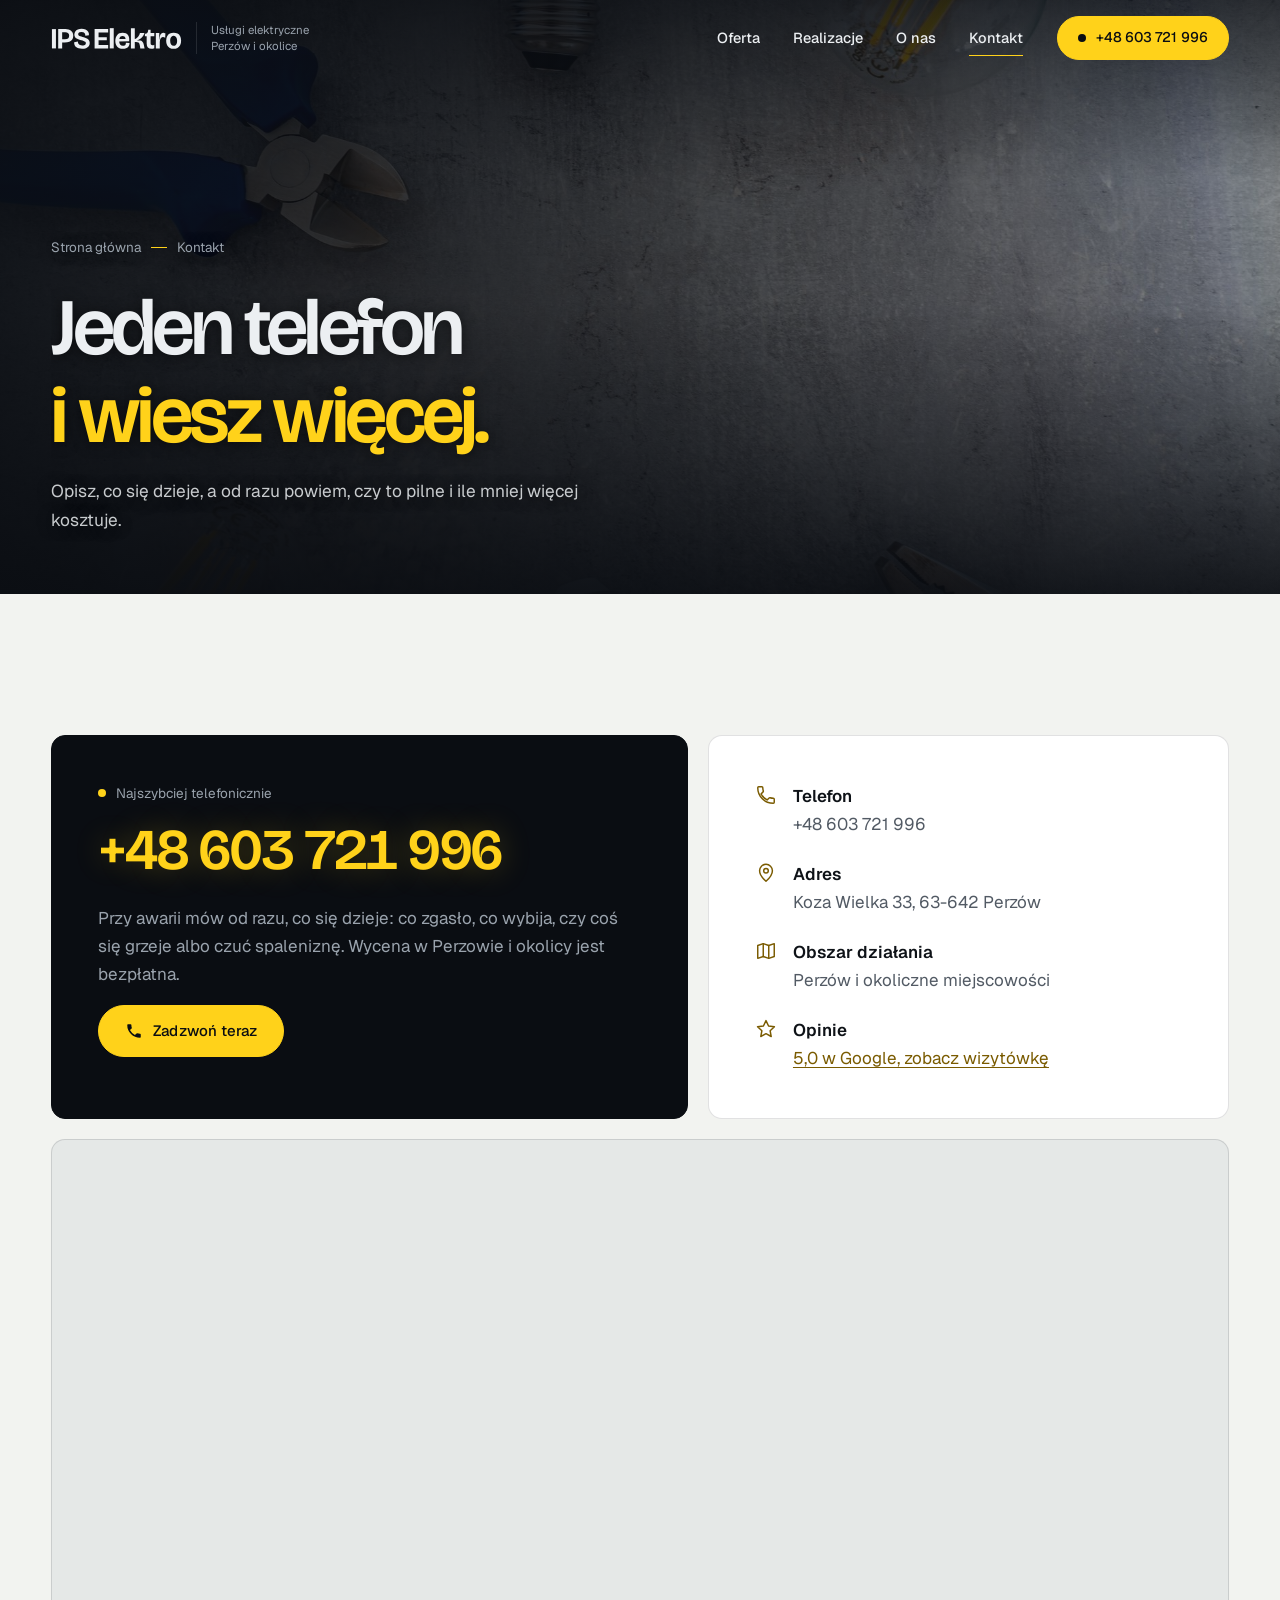
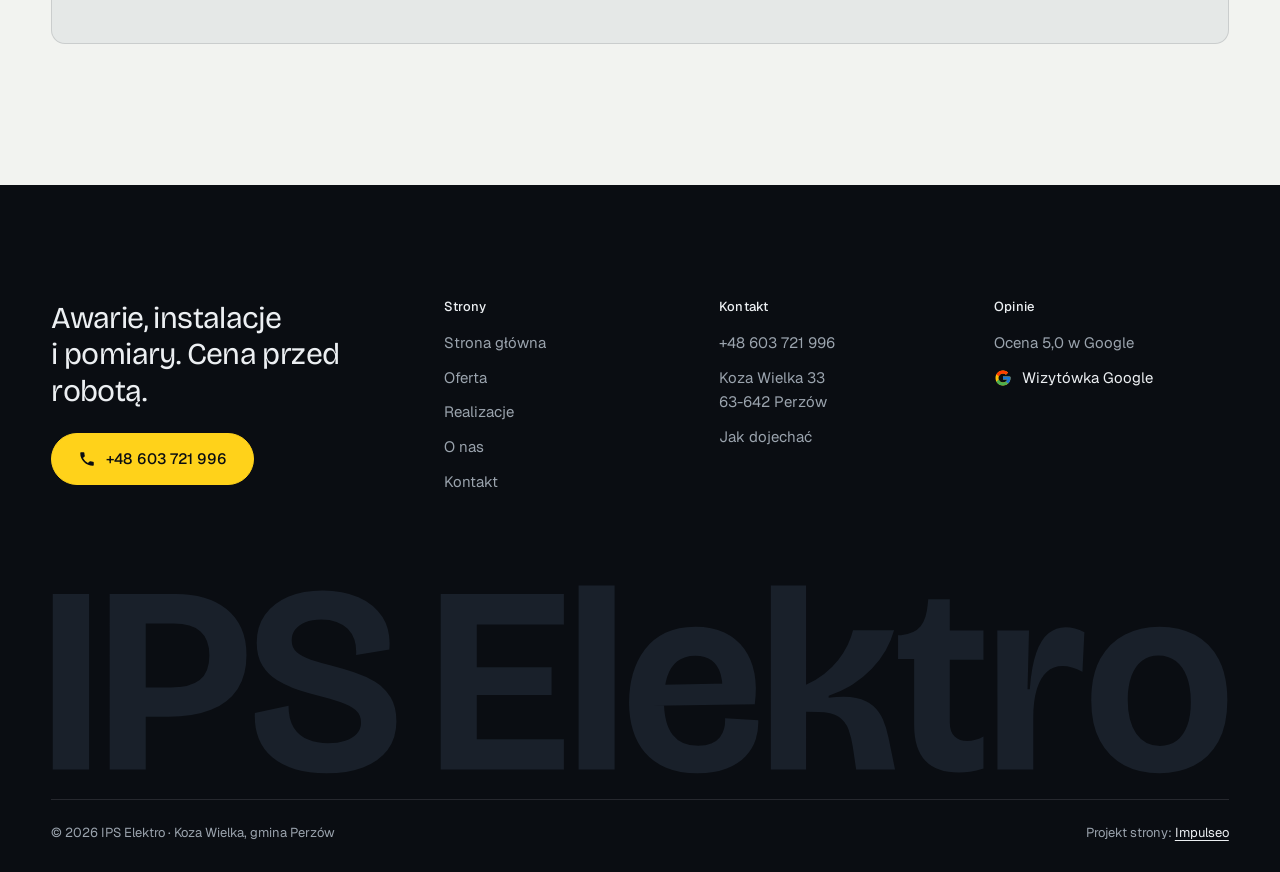
<file: kontakt.html>
<!DOCTYPE html>
<html lang="pl">
<head>
<meta charset="UTF-8">
<meta name="viewport" content="width=device-width, initial-scale=1.0">
<title>Kontakt - IPS Elektro | elektryk Perzów</title>
<meta name="description" content="Zadzwoń: +48 603 721 996. IPS Elektro, Koza Wielka 33, 63-642 Perzów. Awarie, instalacje i pomiary w Perzowie i okolicy.">
<link rel="canonical" href="https://impulseo-pl.github.io/ips-elektro/kontakt.html">
<meta name="robots" content="noindex, nofollow">
<meta name="theme-color" content="#0A0D12">
<meta property="og:type" content="website">
<meta property="og:locale" content="pl_PL">
<meta property="og:site_name" content="IPS Elektro">
<meta property="og:title" content="Kontakt - IPS Elektro | elektryk Perzów">
<meta property="og:description" content="Zadzwoń: +48 603 721 996. IPS Elektro, Koza Wielka 33, 63-642 Perzów. Awarie, instalacje i pomiary w Perzowie i okolicy.">
<meta property="og:url" content="https://impulseo-pl.github.io/ips-elektro/kontakt.html">
<meta property="og:image" content="https://impulseo-pl.github.io/ips-elektro/img/og.jpg">
<meta property="og:image:width" content="1200">
<meta property="og:image:height" content="630">
<meta name="twitter:card" content="summary_large_image">
<script type="application/ld+json">{"@context": "https://schema.org", "@type": "Electrician", "name": "IPS Elektro", "url": "https://impulseo-pl.github.io/ips-elektro/", "telephone": "+48603721996", "image": "https://impulseo-pl.github.io/ips-elektro/img/og.jpg", "address": {"@type": "PostalAddress", "streetAddress": "Koza Wielka 33", "postalCode": "63-642", "addressLocality": "Perzów", "addressCountry": "PL"}, "areaServed": "Perzów i okolice", "aggregateRating": {"@type": "AggregateRating", "ratingValue": "5.0", "reviewCount": "3"}, "sameAs": ["https://www.google.com/maps?cid=14065225971632695537"]}</script>
<script>(function(){var d=document.documentElement;d.classList.add('js');try{if(!window.matchMedia('(prefers-reduced-motion: reduce)').matches)d.classList.add('anim');}catch(e){}setTimeout(function(){if(!d.classList.contains('anim-ok'))d.classList.remove('anim');},3500);})();</script>
<link rel="preload" as="image" href="img/g9.jpg" fetchpriority="high">
<link rel="preconnect" href="https://fonts.googleapis.com">
<link rel="preconnect" href="https://fonts.gstatic.com" crossorigin>
<link href="https://fonts.googleapis.com/css2?family=Bricolage+Grotesque:opsz,wght@12..96,400..700&family=Geist:wght@400..600&display=swap" rel="stylesheet">
<link rel="stylesheet" href="assets/styles.css?v=20261028a">
<script src="assets/lenis.min.js?v=1.1.20" defer></script>
<script src="assets/main.js?v=20261028a" defer></script>
</head>
<body>
<a class="skip" href="#tresc">Przejdź do treści</a>
<header class="site-head">
<div class="head-in">
  <a class="brand" href="index.html" aria-label="IPS Elektro - strona główna">
    <span class="znak"><svg class="wm" viewBox="38 -698 4428 718" role="img" aria-label="IPS Elektro"><path pathLength="1" style="--i:0" d="M44.5 0V-660H181.2V0Z"/><path pathLength="1" style="--i:1" d="M352.8 -198.5V-309.2H489.2Q561 -309.2 597.2 -337.4Q633.5 -365.5 633.5 -429.5Q633.5 -490 600.2 -519.6Q567 -549.2 499.2 -549.2H352.8V-660H509Q565.5 -660 613.6 -646.4Q661.8 -632.8 697.5 -604.2Q733.2 -575.8 753.1 -532.6Q773 -489.5 773 -429.8Q773 -354.2 739 -302.6Q705 -251 639.4 -224.8Q573.8 -198.5 476.8 -198.5ZM258.5 0V-660H394.2V0Z"/><path pathLength="1" style="--i:2" d="M1073.8 13.8Q1007.2 13.8 956 -1.6Q904.8 -17 870 -46.2Q835.2 -75.5 818.6 -117.8Q802 -160 804.5 -213.2L931.2 -240Q931 -188.5 950.8 -157.6Q970.5 -126.8 1004.6 -112.8Q1038.8 -98.8 1079.5 -98.8Q1116.8 -98.8 1144.5 -108.2Q1172.2 -117.8 1188 -135.1Q1203.8 -152.5 1203.8 -176.2Q1203.8 -206 1183.1 -223.9Q1162.5 -241.8 1127.9 -253.4Q1093.2 -265 1051.5 -275.5Q1008.5 -286.8 966.1 -300.6Q923.8 -314.5 888.9 -335.9Q854 -357.2 832.8 -391.5Q811.5 -425.8 811.5 -476.8Q811.5 -538 842.6 -582.1Q873.8 -626.2 929.8 -650Q985.8 -673.8 1059.5 -673.8Q1135.2 -673.8 1193.9 -648.4Q1252.5 -623 1284.4 -573.6Q1316.2 -524.2 1310.2 -451.8L1185.2 -431Q1187.2 -463.2 1179 -487.9Q1170.8 -512.5 1153.8 -529.5Q1136.8 -546.5 1111.8 -555.4Q1086.8 -564.2 1054.5 -564.2Q1018.8 -564.2 994 -554.2Q969.2 -544.2 956.1 -526.6Q943 -509 943 -485.8Q943 -458.2 962.1 -441.4Q981.2 -424.5 1014.9 -413.5Q1048.5 -402.5 1091 -391.8Q1134.2 -380.5 1177.2 -366.6Q1220.2 -352.8 1256.6 -330.2Q1293 -307.8 1314.9 -272Q1336.8 -236.2 1336.8 -181.5Q1336.8 -117.5 1303.5 -74Q1270.2 -30.5 1211.1 -8.4Q1152 13.8 1073.8 13.8Z"/><path pathLength="1" style="--i:3" d="M1503.3 0V-660H1639.1V0ZM1597.6 0V-114.5H1966.6V0ZM1597.6 -281V-385H1920.3V-281ZM1597.6 -545.5V-660H1966.6V-545.5Z"/><path pathLength="1" style="--i:4" d="M2021.8 0V-692.5H2157.3V0Z"/><path pathLength="1" style="--i:5" d="M2469.8 13.8Q2400.1 13.8 2351.2 -6.9Q2302.3 -27.5 2271.3 -64.1Q2240.3 -100.8 2226 -149Q2211.6 -197.2 2211.6 -252.8Q2211.6 -309.8 2226.2 -361.1Q2240.8 -412.5 2271.1 -452.1Q2301.3 -491.8 2348.5 -514.6Q2395.6 -537.5 2460.6 -537.5Q2523.6 -537.5 2569.7 -515.8Q2615.8 -494 2644.5 -454.6Q2673.1 -415.2 2683.1 -362.2Q2693.1 -309.2 2684.3 -246.2L2295.8 -240V-318.2L2581.8 -323.5L2561.3 -278.2Q2565.8 -325.5 2556.1 -359Q2546.3 -392.5 2523 -410.5Q2499.6 -428.5 2460.6 -428.5Q2419.1 -428.5 2392.8 -407.4Q2366.6 -386.2 2354.7 -348.1Q2342.8 -310 2342.8 -259Q2342.8 -173.2 2375.2 -131.4Q2407.6 -89.5 2471.6 -89.5Q2501.3 -89.5 2521.1 -97.9Q2540.8 -106.2 2552.7 -120.9Q2564.6 -135.5 2569.2 -154.2Q2573.8 -173 2572.6 -193.5L2697.3 -186Q2699.3 -149.5 2688.1 -114.1Q2676.8 -78.8 2650 -50Q2623.1 -21.2 2578.6 -3.8Q2534.1 13.8 2469.8 13.8Z"/><path pathLength="1" style="--i:6" d="M2744.8 0V-692.5H2877.3V-319.5Q2915.3 -335.8 2945.3 -359.5Q2975.3 -383.2 2997.6 -411.4Q3019.8 -439.5 3033.7 -468.5Q3047.6 -497.5 3053.8 -524H3208.1Q3198.1 -486.2 3177 -449.2Q3155.8 -412.2 3124.3 -379.2Q3092.8 -346.2 3052 -320.1Q3011.1 -294 2962.3 -278V-270Q3025.1 -278.2 3065.6 -269.5Q3106.1 -260.8 3130 -239.5Q3153.8 -218.2 3166.8 -187.5Q3179.8 -156.8 3187.3 -120.2L3211.8 0H3065.6L3053.1 -85Q3047.3 -122 3036.6 -151.6Q3025.8 -181.2 3000.1 -199Q2974.3 -216.8 2923.3 -217L2877.3 -217.2V0Z"/><path pathLength="1" style="--i:7" d="M3452.3 11Q3368.1 11 3325.8 -33.4Q3283.6 -77.8 3283.6 -168.8V-416H3223.1V-505.2H3234.8Q3286.3 -511.2 3308.2 -538.8Q3330.1 -566.2 3334.8 -621.5L3336.6 -640.8H3417.6V-523.5H3544.3V-413H3417.6V-180Q3417.6 -141.5 3436 -124.5Q3454.3 -107.5 3483.1 -107.5Q3498.3 -107.5 3514.7 -112Q3531.1 -116.5 3544.3 -125V-3.8Q3516.8 4.8 3494.2 7.9Q3471.6 11 3452.3 11Z"/><path pathLength="1" style="--i:8" d="M3596.8 0V-271.2L3596.3 -523.5H3715.6L3710.1 -302.2H3718.6Q3724.6 -387.5 3742.7 -438.6Q3760.8 -489.8 3789.1 -512.5Q3817.3 -535.2 3853.1 -535.2Q3869.8 -535.2 3888 -530.9Q3906.1 -526.5 3923.8 -517L3916.6 -368.2Q3896.8 -379.2 3877.8 -384.4Q3858.8 -389.5 3841.8 -389.5Q3806.8 -389.5 3782.2 -367Q3757.6 -344.5 3744.6 -301Q3731.6 -257.5 3731.6 -195.2V0Z"/><path pathLength="1" style="--i:9" d="M4205.4 13.8Q4131.4 13.8 4073.4 -16.6Q4015.3 -47 3982.5 -108.1Q3949.6 -169.2 3949.6 -261.2Q3949.6 -355.8 3983.5 -416.8Q4017.3 -477.8 4075.4 -507.6Q4133.4 -537.5 4206.1 -537.5Q4281.4 -537.5 4338.9 -506.9Q4396.4 -476.2 4428.9 -415Q4461.4 -353.8 4461.4 -261Q4461.4 -166.2 4427.7 -105.4Q4394.1 -44.5 4336.1 -15.4Q4278.1 13.8 4205.4 13.8ZM4208.1 -89Q4245.1 -89 4270.9 -108.2Q4296.6 -127.5 4310.4 -164.6Q4324.1 -201.8 4324.1 -253.8Q4324.1 -309.5 4309.5 -348.4Q4294.9 -387.2 4267.7 -408.4Q4240.6 -429.5 4202.6 -429.5Q4166.4 -429.5 4140.5 -409.8Q4114.6 -390 4100.7 -352.5Q4086.8 -315 4086.8 -262.8Q4086.8 -181 4119 -135Q4151.1 -89 4208.1 -89Z"/></svg></span>
    <span class="brand-sub">Usługi elektryczne<br>Perzów i okolice</span>
  </a>
  <nav class="nav-links" aria-label="Menu główne">
    <a class="nl" href="oferta.html">Oferta</a><a class="nl" href="realizacje.html">Realizacje</a><a class="nl" href="o-nas.html">O&nbsp;nas</a><a class="nl" href="kontakt.html" aria-current="page">Kontakt</a>
    <a class="btn btn-volt nav-cta" href="tel:+48603721996"><span class="live" aria-hidden="true"></span>+48 603 721 996</a>
  </nav>
  <button class="burger" type="button" aria-label="Otwórz menu" aria-expanded="false" aria-controls="mnav"><span></span><span></span></button>
</div>
</header>
<div class="mnav" id="mnav">
  <div class="mnav-in">
    <a class="ml" href="index.html">Strona główna</a><a class="ml" href="oferta.html">Oferta</a><a class="ml" href="realizacje.html">Realizacje</a><a class="ml" href="o-nas.html">O&nbsp;nas</a><a class="ml" href="kontakt.html" aria-current="page">Kontakt</a>
    <div class="mnav-foot">
      <span>Awarie, instalacje i&nbsp;pomiary. Perzów i&nbsp;okolice.</span>
      <a class="btn btn-volt" href="tel:+48603721996"><svg class="ico" width="16" height="16" viewBox="0 0 24 24" fill="none" aria-hidden="true"><path d="M6.6 10.8a15.5 15.5 0 0 0 6.6 6.6l2.2-2.2a1 1 0 0 1 1-.24 11.4 11.4 0 0 0 3.6.58 1 1 0 0 1 1 1V20a1 1 0 0 1-1 1A17 17 0 0 1 3 4a1 1 0 0 1 1-1h3.5a1 1 0 0 1 1 1c0 1.25.2 2.46.58 3.6a1 1 0 0 1-.25 1l-2.23 2.2Z" fill="currentColor"/></svg>+48 603 721 996</a>
    </div>
  </div>
</div>
<main id="tresc">

<section class="pagehead">
  <div class="pagehead-media"><img src="img/g9.jpg" alt="Szczypce i żarówki na betonowym blacie" width="1880" height="1253" decoding="async" fetchpriority="high"></div>
  <div class="ph-in">
    <p class="crumb up" style="--d:0"><a href="index.html">Strona główna</a><span class="sl" aria-hidden="true"></span>Kontakt</p>
    <h1><span class="ln"><span class="ln-i" style="--k:0">Jeden telefon</span></span><span class="ln"><span class="ln-i" style="--k:1"><em>i&nbsp;wiesz więcej.</em></span></span></h1>
    <p class="ph-lead up" style="--d:300">Opisz, co się dzieje, a&nbsp;od razu powiem, czy to pilne i&nbsp;ile mniej więcej kosztuje.</p>
  </div>
</section>
<section class="sec">
  <div class="wrap">
    <div class="k-grid">
      <div class="k-card dark rv">
        <span class="lbl"><span class="live" aria-hidden="true"></span>Najszybciej telefonicznie</span>
        <a class="k-phone" href="tel:+48603721996">+48 603 721 996</a>
        <p>Przy awarii mów od razu, co się dzieje: co zgasło, co wybija, czy coś się grzeje albo czuć spaleniznę. Wycena w&nbsp;Perzowie i&nbsp;okolicy jest bezpłatna.</p>
        <a class="btn btn-volt" href="tel:+48603721996"><svg class="ico" width="16" height="16" viewBox="0 0 24 24" fill="none" aria-hidden="true"><path d="M6.6 10.8a15.5 15.5 0 0 0 6.6 6.6l2.2-2.2a1 1 0 0 1 1-.24 11.4 11.4 0 0 0 3.6.58 1 1 0 0 1 1 1V20a1 1 0 0 1-1 1A17 17 0 0 1 3 4a1 1 0 0 1 1-1h3.5a1 1 0 0 1 1 1c0 1.25.2 2.46.58 3.6a1 1 0 0 1-.25 1l-2.23 2.2Z" fill="currentColor"/></svg>Zadzwoń teraz</a>
      </div>
      <div class="k-card rv" style="--d:120">
        <ul class="k-list">
          <li><svg class="ico" width="24" height="24" viewBox="0 0 24 24" fill="none" stroke="currentColor" stroke-width="1.6" stroke-linecap="round" stroke-linejoin="round" aria-hidden="true"><path d="M6.6 10.8a15.5 15.5 0 0 0 6.6 6.6l2.2-2.2a1 1 0 0 1 1-.24 11.4 11.4 0 0 0 3.6.58 1 1 0 0 1 1 1V20a1 1 0 0 1-1 1A17 17 0 0 1 3 4a1 1 0 0 1 1-1h3.5a1 1 0 0 1 1 1c0 1.25.2 2.46.58 3.6a1 1 0 0 1-.25 1l-2.23 2.2Z"/></svg><div><b>Telefon</b><a href="tel:+48603721996">+48 603 721 996</a></div></li>
          <li><svg class="ico" width="24" height="24" viewBox="0 0 24 24" fill="none" stroke="currentColor" stroke-width="1.6" stroke-linecap="round" stroke-linejoin="round" aria-hidden="true"><path d="M12 21s-7-6.2-7-11.5A7 7 0 0 1 19 9.5C19 14.8 12 21 12 21z"/><circle cx="12" cy="9.5" r="2.5"/></svg><div><b>Adres</b><span>Koza Wielka 33, 63-642 Perzów</span></div></li>
          <li><svg class="ico" width="24" height="24" viewBox="0 0 24 24" fill="none" stroke="currentColor" stroke-width="1.6" stroke-linecap="round" stroke-linejoin="round" aria-hidden="true"><path d="M9 4 3 6v14l6-2 6 2 6-2V4l-6 2-6-2z"/><path d="M9 4v14M15 6v14"/></svg><div><b>Obszar działania</b><span>Perzów i&nbsp;okoliczne miejscowości</span></div></li>
          <li><svg class="ico" width="24" height="24" viewBox="0 0 24 24" fill="none" stroke="currentColor" stroke-width="1.6" stroke-linecap="round" stroke-linejoin="round" aria-hidden="true"><path d="M12 2.8l2.8 5.9 6.4.8-4.7 4.4 1.2 6.3L12 17.1l-5.7 3.1 1.2-6.3L2.8 9.5l6.4-.8z"/></svg><div><b>Opinie</b><a class="u" href="https://www.google.com/maps?cid=14065225971632695537" target="_blank" rel="noopener">5,0 w&nbsp;Google, zobacz wizytówkę</a></div></li>
        </ul>
      </div>
    </div>
    <div class="map map-lg rv">
      <iframe title="Mapa dojazdu - IPS Elektro, Koza Wielka 33, Perzów" src="https://maps.google.com/maps?q=IPS%20Elektro%20Perz%C3%B3w&amp;z=12&amp;output=embed" loading="lazy" referrerpolicy="no-referrer-when-downgrade"></iframe>
    </div>
  </div>
</section>
</main>
<footer class="site-foot">
  <div class="wrap">
    <div class="foot-top">
      <div>
        <p class="foot-claim">Awarie, instalacje i&nbsp;pomiary. Cena przed robotą.</p>
        <a class="btn btn-volt" href="tel:+48603721996"><svg class="ico" width="16" height="16" viewBox="0 0 24 24" fill="none" aria-hidden="true"><path d="M6.6 10.8a15.5 15.5 0 0 0 6.6 6.6l2.2-2.2a1 1 0 0 1 1-.24 11.4 11.4 0 0 0 3.6.58 1 1 0 0 1 1 1V20a1 1 0 0 1-1 1A17 17 0 0 1 3 4a1 1 0 0 1 1-1h3.5a1 1 0 0 1 1 1c0 1.25.2 2.46.58 3.6a1 1 0 0 1-.25 1l-2.23 2.2Z" fill="currentColor"/></svg>+48 603 721 996</a>
      </div>
      <div>
        <h4>Strony</h4>
        <ul><li><a href="index.html">Strona główna</a></li><li><a href="oferta.html">Oferta</a></li><li><a href="realizacje.html">Realizacje</a></li><li><a href="o-nas.html">O&nbsp;nas</a></li><li><a href="kontakt.html">Kontakt</a></li></ul>
      </div>
      <div>
        <h4>Kontakt</h4>
        <ul>
          <li><a href="tel:+48603721996">+48 603 721 996</a></li>
          <li>Koza Wielka 33<br>63-642 Perzów</li>
          <li><a href="https://www.google.com/maps?cid=14065225971632695537" target="_blank" rel="noopener">Jak dojechać</a></li>
        </ul>
      </div>
      <div>
        <h4>Opinie</h4>
        <ul>
          <li>Ocena 5,0 w&nbsp;Google</li>
          <li><a class="soc" href="https://www.google.com/maps?cid=14065225971632695537" target="_blank" rel="noopener" aria-label="Wizytówka IPS Elektro w Google"><svg class="g-logo" viewBox="0 0 48 48" aria-hidden="true"><path fill="#FFC107" d="M43.6 20.5H42V20H24v8h11.3C33.7 32.7 29.2 36 24 36c-6.6 0-12-5.4-12-12s5.4-12 12-12c3.1 0 5.8 1.2 7.9 3.1l5.7-5.7C34 6.1 29.3 4 24 4 12.9 4 4 12.9 4 24s8.9 20 20 20 20-8.9 20-20c0-1.3-.1-2.4-.4-3.5z"/><path fill="#FF3D00" d="m6.3 14.7 6.6 4.8C14.7 15.1 19 12 24 12c3.1 0 5.8 1.2 7.9 3.1l5.7-5.7C34 6.1 29.3 4 24 4 16.3 4 9.7 8.3 6.3 14.7z"/><path fill="#4CAF50" d="M24 44c5.2 0 9.9-2 13.4-5.2l-6.2-5.2A11.9 11.9 0 0 1 24 36c-5.2 0-9.6-3.3-11.3-7.9l-6.5 5C9.5 39.6 16.2 44 24 44z"/><path fill="#1976D2" d="M43.6 20.5H42V20H24v8h11.3a12 12 0 0 1-4.1 5.6l6.2 5.2C37 39.2 44 34 44 24c0-1.3-.1-2.4-.4-3.5z"/></svg>Wizytówka Google</a></li>
        </ul>
      </div>
    </div>
    <div class="foot-mark" aria-hidden="true"><svg class="wm-foot" viewBox="38 -698 4428 718" aria-hidden="true" focusable="false"><path pathLength="1" style="--i:0" d="M44.5 0V-660H181.2V0Z"/><path pathLength="1" style="--i:1" d="M352.8 -198.5V-309.2H489.2Q561 -309.2 597.2 -337.4Q633.5 -365.5 633.5 -429.5Q633.5 -490 600.2 -519.6Q567 -549.2 499.2 -549.2H352.8V-660H509Q565.5 -660 613.6 -646.4Q661.8 -632.8 697.5 -604.2Q733.2 -575.8 753.1 -532.6Q773 -489.5 773 -429.8Q773 -354.2 739 -302.6Q705 -251 639.4 -224.8Q573.8 -198.5 476.8 -198.5ZM258.5 0V-660H394.2V0Z"/><path pathLength="1" style="--i:2" d="M1073.8 13.8Q1007.2 13.8 956 -1.6Q904.8 -17 870 -46.2Q835.2 -75.5 818.6 -117.8Q802 -160 804.5 -213.2L931.2 -240Q931 -188.5 950.8 -157.6Q970.5 -126.8 1004.6 -112.8Q1038.8 -98.8 1079.5 -98.8Q1116.8 -98.8 1144.5 -108.2Q1172.2 -117.8 1188 -135.1Q1203.8 -152.5 1203.8 -176.2Q1203.8 -206 1183.1 -223.9Q1162.5 -241.8 1127.9 -253.4Q1093.2 -265 1051.5 -275.5Q1008.5 -286.8 966.1 -300.6Q923.8 -314.5 888.9 -335.9Q854 -357.2 832.8 -391.5Q811.5 -425.8 811.5 -476.8Q811.5 -538 842.6 -582.1Q873.8 -626.2 929.8 -650Q985.8 -673.8 1059.5 -673.8Q1135.2 -673.8 1193.9 -648.4Q1252.5 -623 1284.4 -573.6Q1316.2 -524.2 1310.2 -451.8L1185.2 -431Q1187.2 -463.2 1179 -487.9Q1170.8 -512.5 1153.8 -529.5Q1136.8 -546.5 1111.8 -555.4Q1086.8 -564.2 1054.5 -564.2Q1018.8 -564.2 994 -554.2Q969.2 -544.2 956.1 -526.6Q943 -509 943 -485.8Q943 -458.2 962.1 -441.4Q981.2 -424.5 1014.9 -413.5Q1048.5 -402.5 1091 -391.8Q1134.2 -380.5 1177.2 -366.6Q1220.2 -352.8 1256.6 -330.2Q1293 -307.8 1314.9 -272Q1336.8 -236.2 1336.8 -181.5Q1336.8 -117.5 1303.5 -74Q1270.2 -30.5 1211.1 -8.4Q1152 13.8 1073.8 13.8Z"/><path pathLength="1" style="--i:3" d="M1503.3 0V-660H1639.1V0ZM1597.6 0V-114.5H1966.6V0ZM1597.6 -281V-385H1920.3V-281ZM1597.6 -545.5V-660H1966.6V-545.5Z"/><path pathLength="1" style="--i:4" d="M2021.8 0V-692.5H2157.3V0Z"/><path pathLength="1" style="--i:5" d="M2469.8 13.8Q2400.1 13.8 2351.2 -6.9Q2302.3 -27.5 2271.3 -64.1Q2240.3 -100.8 2226 -149Q2211.6 -197.2 2211.6 -252.8Q2211.6 -309.8 2226.2 -361.1Q2240.8 -412.5 2271.1 -452.1Q2301.3 -491.8 2348.5 -514.6Q2395.6 -537.5 2460.6 -537.5Q2523.6 -537.5 2569.7 -515.8Q2615.8 -494 2644.5 -454.6Q2673.1 -415.2 2683.1 -362.2Q2693.1 -309.2 2684.3 -246.2L2295.8 -240V-318.2L2581.8 -323.5L2561.3 -278.2Q2565.8 -325.5 2556.1 -359Q2546.3 -392.5 2523 -410.5Q2499.6 -428.5 2460.6 -428.5Q2419.1 -428.5 2392.8 -407.4Q2366.6 -386.2 2354.7 -348.1Q2342.8 -310 2342.8 -259Q2342.8 -173.2 2375.2 -131.4Q2407.6 -89.5 2471.6 -89.5Q2501.3 -89.5 2521.1 -97.9Q2540.8 -106.2 2552.7 -120.9Q2564.6 -135.5 2569.2 -154.2Q2573.8 -173 2572.6 -193.5L2697.3 -186Q2699.3 -149.5 2688.1 -114.1Q2676.8 -78.8 2650 -50Q2623.1 -21.2 2578.6 -3.8Q2534.1 13.8 2469.8 13.8Z"/><path pathLength="1" style="--i:6" d="M2744.8 0V-692.5H2877.3V-319.5Q2915.3 -335.8 2945.3 -359.5Q2975.3 -383.2 2997.6 -411.4Q3019.8 -439.5 3033.7 -468.5Q3047.6 -497.5 3053.8 -524H3208.1Q3198.1 -486.2 3177 -449.2Q3155.8 -412.2 3124.3 -379.2Q3092.8 -346.2 3052 -320.1Q3011.1 -294 2962.3 -278V-270Q3025.1 -278.2 3065.6 -269.5Q3106.1 -260.8 3130 -239.5Q3153.8 -218.2 3166.8 -187.5Q3179.8 -156.8 3187.3 -120.2L3211.8 0H3065.6L3053.1 -85Q3047.3 -122 3036.6 -151.6Q3025.8 -181.2 3000.1 -199Q2974.3 -216.8 2923.3 -217L2877.3 -217.2V0Z"/><path pathLength="1" style="--i:7" d="M3452.3 11Q3368.1 11 3325.8 -33.4Q3283.6 -77.8 3283.6 -168.8V-416H3223.1V-505.2H3234.8Q3286.3 -511.2 3308.2 -538.8Q3330.1 -566.2 3334.8 -621.5L3336.6 -640.8H3417.6V-523.5H3544.3V-413H3417.6V-180Q3417.6 -141.5 3436 -124.5Q3454.3 -107.5 3483.1 -107.5Q3498.3 -107.5 3514.7 -112Q3531.1 -116.5 3544.3 -125V-3.8Q3516.8 4.8 3494.2 7.9Q3471.6 11 3452.3 11Z"/><path pathLength="1" style="--i:8" d="M3596.8 0V-271.2L3596.3 -523.5H3715.6L3710.1 -302.2H3718.6Q3724.6 -387.5 3742.7 -438.6Q3760.8 -489.8 3789.1 -512.5Q3817.3 -535.2 3853.1 -535.2Q3869.8 -535.2 3888 -530.9Q3906.1 -526.5 3923.8 -517L3916.6 -368.2Q3896.8 -379.2 3877.8 -384.4Q3858.8 -389.5 3841.8 -389.5Q3806.8 -389.5 3782.2 -367Q3757.6 -344.5 3744.6 -301Q3731.6 -257.5 3731.6 -195.2V0Z"/><path pathLength="1" style="--i:9" d="M4205.4 13.8Q4131.4 13.8 4073.4 -16.6Q4015.3 -47 3982.5 -108.1Q3949.6 -169.2 3949.6 -261.2Q3949.6 -355.8 3983.5 -416.8Q4017.3 -477.8 4075.4 -507.6Q4133.4 -537.5 4206.1 -537.5Q4281.4 -537.5 4338.9 -506.9Q4396.4 -476.2 4428.9 -415Q4461.4 -353.8 4461.4 -261Q4461.4 -166.2 4427.7 -105.4Q4394.1 -44.5 4336.1 -15.4Q4278.1 13.8 4205.4 13.8ZM4208.1 -89Q4245.1 -89 4270.9 -108.2Q4296.6 -127.5 4310.4 -164.6Q4324.1 -201.8 4324.1 -253.8Q4324.1 -309.5 4309.5 -348.4Q4294.9 -387.2 4267.7 -408.4Q4240.6 -429.5 4202.6 -429.5Q4166.4 -429.5 4140.5 -409.8Q4114.6 -390 4100.7 -352.5Q4086.8 -315 4086.8 -262.8Q4086.8 -181 4119 -135Q4151.1 -89 4208.1 -89Z"/></svg></div>
    <div class="foot-bottom">
      <span>© 2026 IPS Elektro · Koza Wielka, gmina Perzów</span>
      <span>Projekt strony: <a class="foot-credit" href="https://impulseo.pl" target="_blank" rel="noopener">Impulseo</a></span>
    </div>
  </div>
</footer>
<div class="sticky-call">
  <a class="btn btn-volt" href="tel:+48603721996"><svg class="ico" width="16" height="16" viewBox="0 0 24 24" fill="none" aria-hidden="true"><path d="M6.6 10.8a15.5 15.5 0 0 0 6.6 6.6l2.2-2.2a1 1 0 0 1 1-.24 11.4 11.4 0 0 0 3.6.58 1 1 0 0 1 1 1V20a1 1 0 0 1-1 1A17 17 0 0 1 3 4a1 1 0 0 1 1-1h3.5a1 1 0 0 1 1 1c0 1.25.2 2.46.58 3.6a1 1 0 0 1-.25 1l-2.23 2.2Z" fill="currentColor"/></svg>Zadzwoń</a>
  <a class="btn btn-ghost" href="kontakt.html">Kontakt i&nbsp;dojazd</a>
</div>
</body>
</html>
</file>
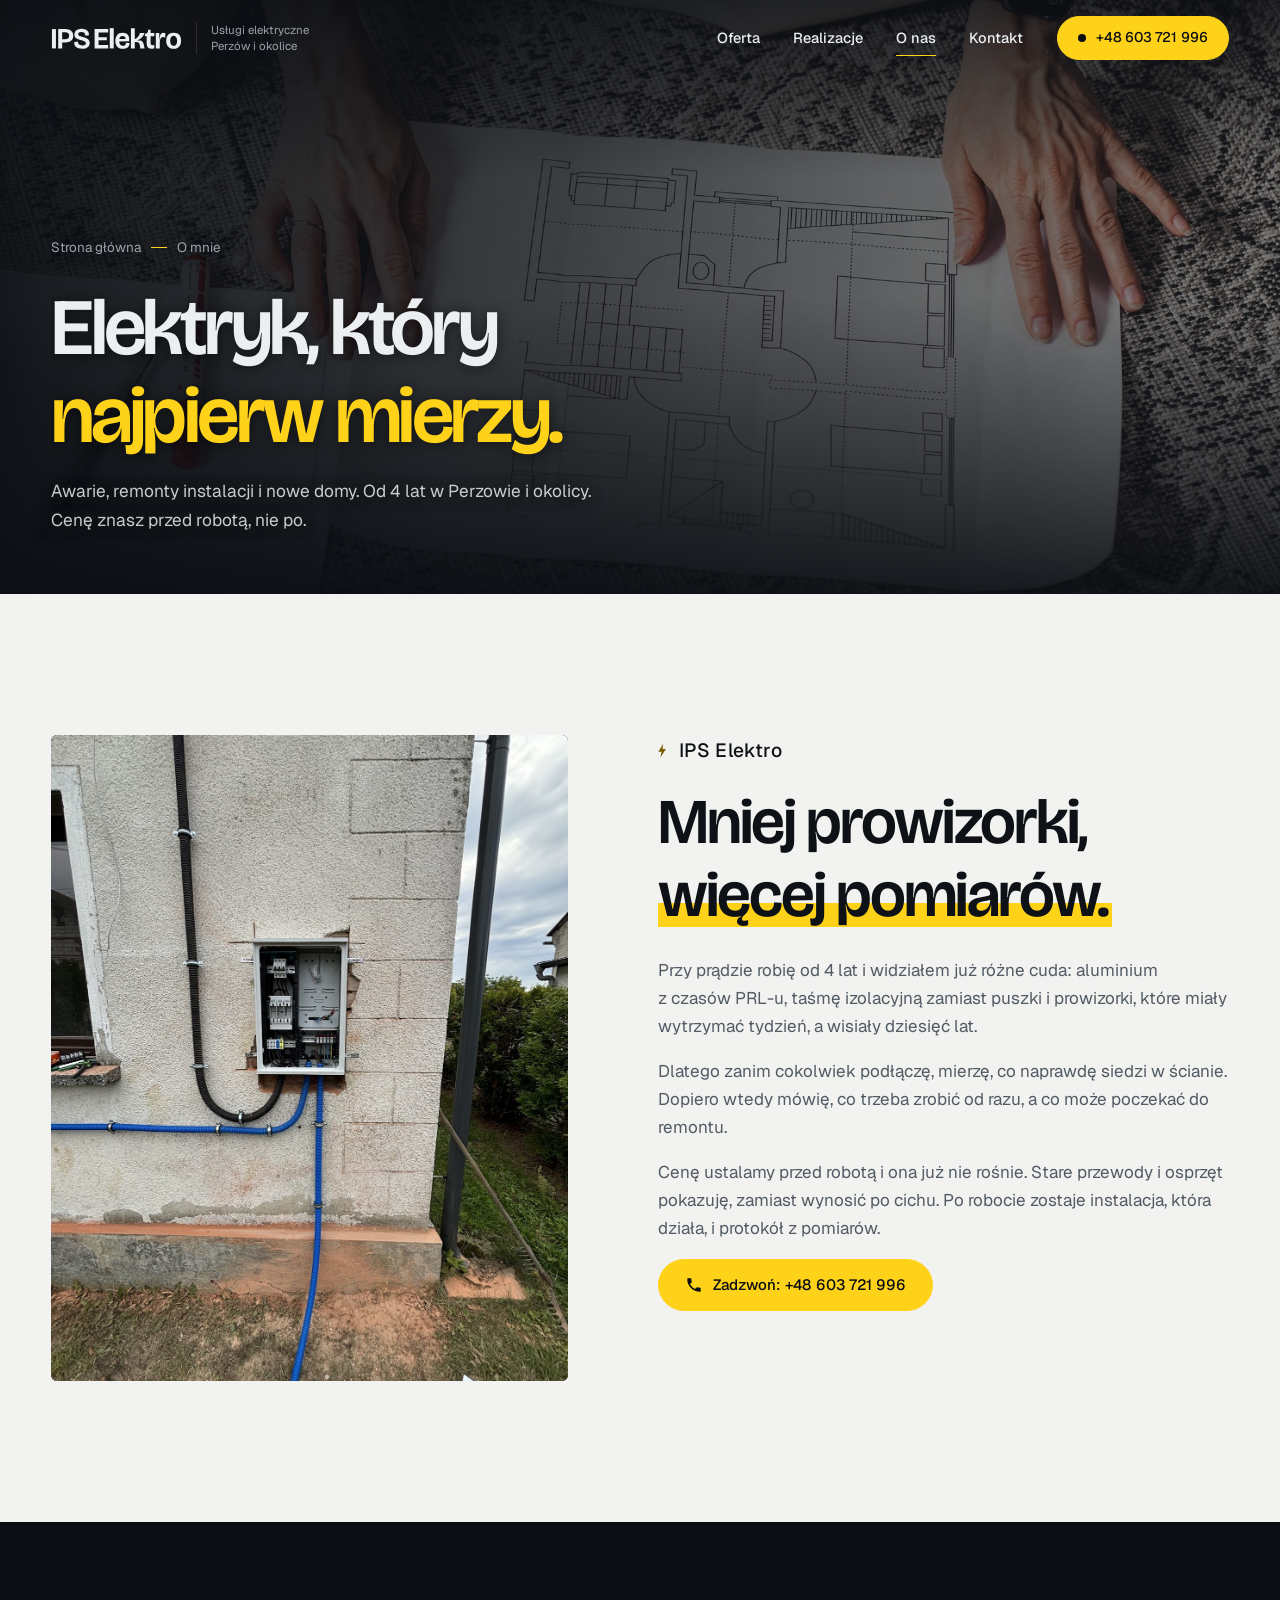
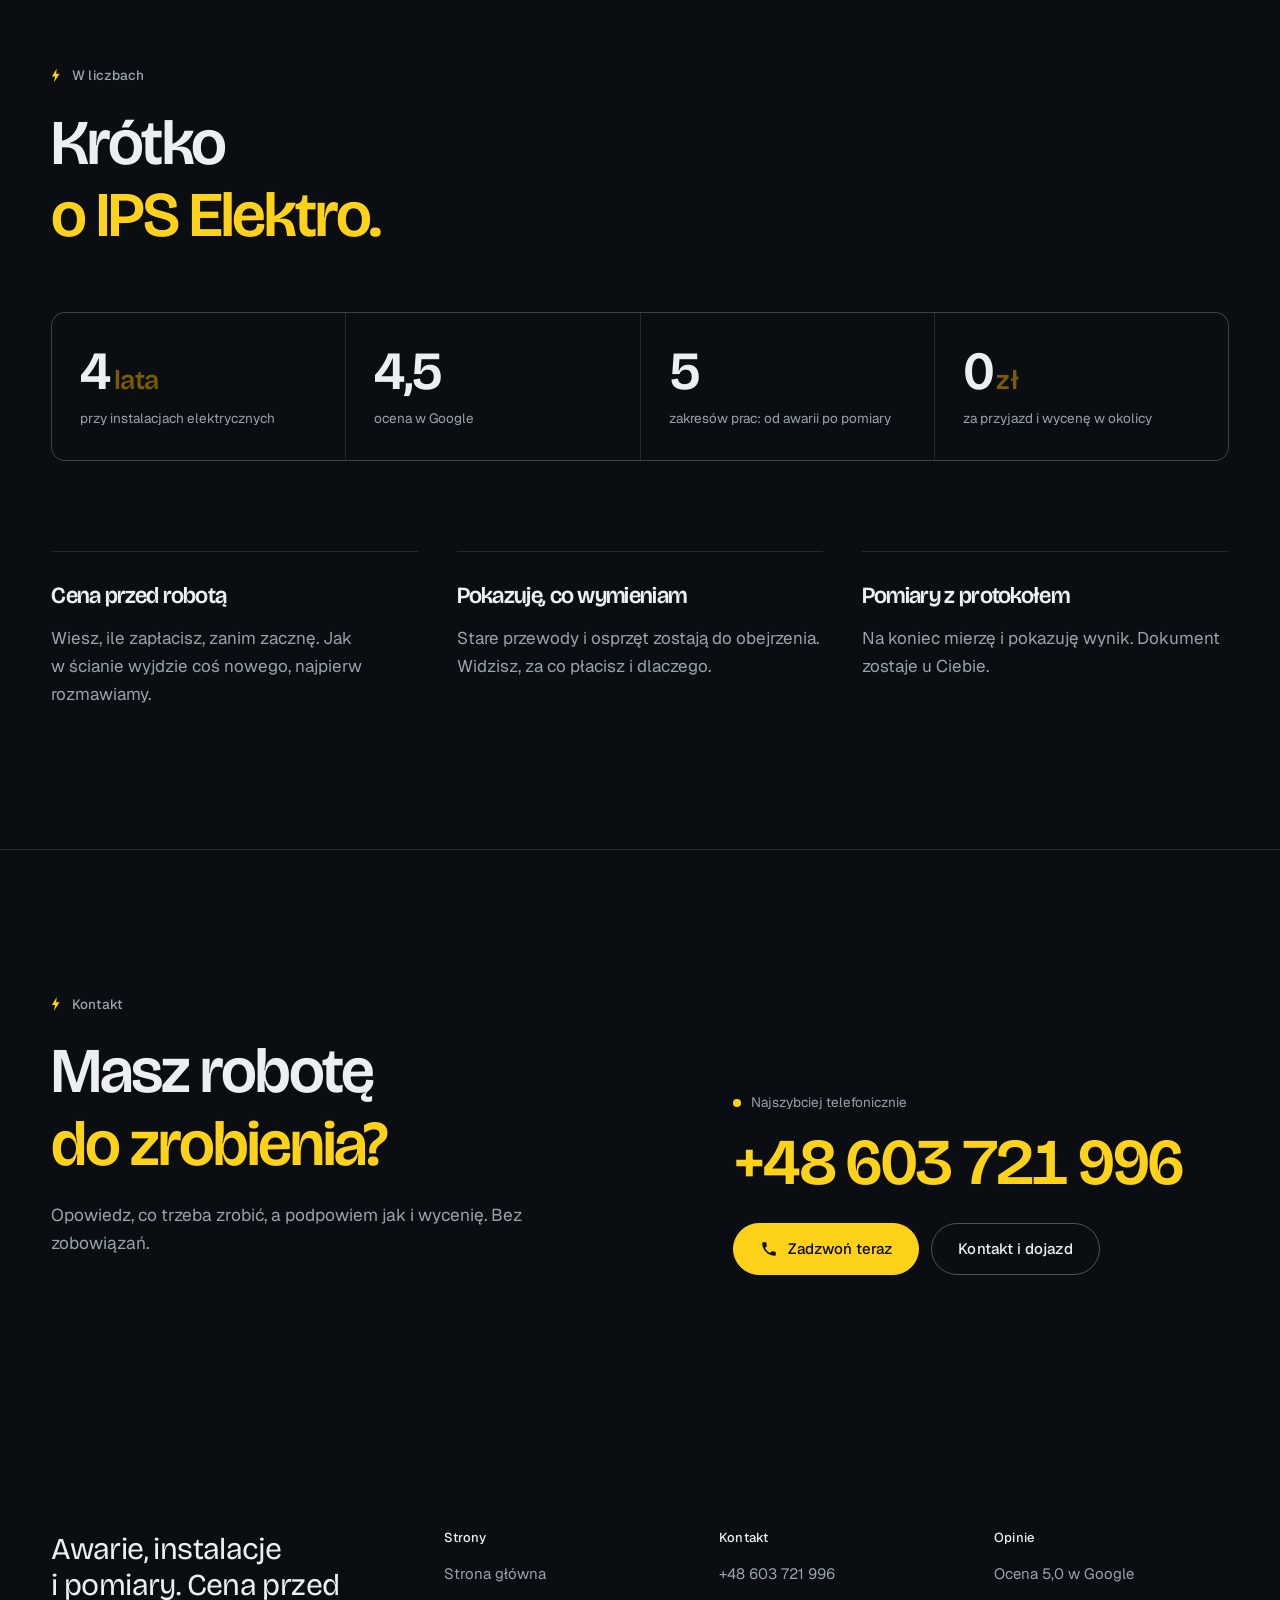
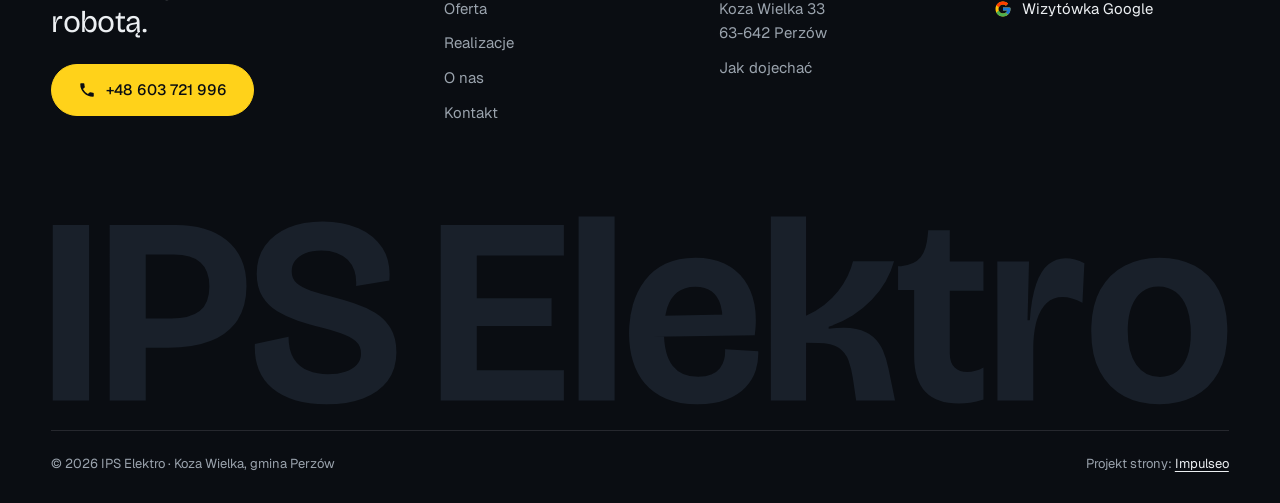
<file: o-nas.html>
<!DOCTYPE html>
<html lang="pl">
<head>
<meta charset="UTF-8">
<meta name="viewport" content="width=device-width, initial-scale=1.0">
<title>O mnie - IPS Elektro | elektryk Perzów</title>
<meta name="description" content="IPS Elektro z Kozy Wielkiej w gminie Perzów. Od 4 lat przy instalacjach elektrycznych. Najpierw pomiary, potem robota. Cena przed startem.">
<link rel="canonical" href="https://impulseo-pl.github.io/ips-elektro/o-nas.html">
<meta name="robots" content="noindex, nofollow">
<meta name="theme-color" content="#0A0D12">
<meta property="og:type" content="website">
<meta property="og:locale" content="pl_PL">
<meta property="og:site_name" content="IPS Elektro">
<meta property="og:title" content="O mnie - IPS Elektro | elektryk Perzów">
<meta property="og:description" content="IPS Elektro z Kozy Wielkiej w gminie Perzów. Od 4 lat przy instalacjach elektrycznych. Najpierw pomiary, potem robota. Cena przed startem.">
<meta property="og:url" content="https://impulseo-pl.github.io/ips-elektro/o-nas.html">
<meta property="og:image" content="https://impulseo-pl.github.io/ips-elektro/img/og.jpg">
<meta property="og:image:width" content="1200">
<meta property="og:image:height" content="630">
<meta name="twitter:card" content="summary_large_image">
<script type="application/ld+json">{"@context": "https://schema.org", "@type": "Electrician", "name": "IPS Elektro", "url": "https://impulseo-pl.github.io/ips-elektro/", "telephone": "+48603721996", "image": "https://impulseo-pl.github.io/ips-elektro/img/og.jpg", "address": {"@type": "PostalAddress", "streetAddress": "Koza Wielka 33", "postalCode": "63-642", "addressLocality": "Perzów", "addressCountry": "PL"}, "areaServed": "Perzów i okolice", "aggregateRating": {"@type": "AggregateRating", "ratingValue": "5.0", "reviewCount": "3"}, "sameAs": ["https://www.google.com/maps?cid=14065225971632695537"]}</script>
<script>(function(){var d=document.documentElement;d.classList.add('js');try{if(!window.matchMedia('(prefers-reduced-motion: reduce)').matches)d.classList.add('anim');}catch(e){}setTimeout(function(){if(!d.classList.contains('anim-ok'))d.classList.remove('anim');},3500);})();</script>
<link rel="preload" as="image" href="img/g10.jpg" fetchpriority="high">
<link rel="preconnect" href="https://fonts.googleapis.com">
<link rel="preconnect" href="https://fonts.gstatic.com" crossorigin>
<link href="https://fonts.googleapis.com/css2?family=Bricolage+Grotesque:opsz,wght@12..96,400..700&family=Geist:wght@400..600&display=swap" rel="stylesheet">
<link rel="stylesheet" href="assets/styles.css?v=20261028a">
<script src="assets/lenis.min.js?v=1.1.20" defer></script>
<script src="assets/main.js?v=20261028a" defer></script>
</head>
<body>
<a class="skip" href="#tresc">Przejdź do treści</a>
<header class="site-head">
<div class="head-in">
  <a class="brand" href="index.html" aria-label="IPS Elektro - strona główna">
    <span class="znak"><svg class="wm" viewBox="38 -698 4428 718" role="img" aria-label="IPS Elektro"><path pathLength="1" style="--i:0" d="M44.5 0V-660H181.2V0Z"/><path pathLength="1" style="--i:1" d="M352.8 -198.5V-309.2H489.2Q561 -309.2 597.2 -337.4Q633.5 -365.5 633.5 -429.5Q633.5 -490 600.2 -519.6Q567 -549.2 499.2 -549.2H352.8V-660H509Q565.5 -660 613.6 -646.4Q661.8 -632.8 697.5 -604.2Q733.2 -575.8 753.1 -532.6Q773 -489.5 773 -429.8Q773 -354.2 739 -302.6Q705 -251 639.4 -224.8Q573.8 -198.5 476.8 -198.5ZM258.5 0V-660H394.2V0Z"/><path pathLength="1" style="--i:2" d="M1073.8 13.8Q1007.2 13.8 956 -1.6Q904.8 -17 870 -46.2Q835.2 -75.5 818.6 -117.8Q802 -160 804.5 -213.2L931.2 -240Q931 -188.5 950.8 -157.6Q970.5 -126.8 1004.6 -112.8Q1038.8 -98.8 1079.5 -98.8Q1116.8 -98.8 1144.5 -108.2Q1172.2 -117.8 1188 -135.1Q1203.8 -152.5 1203.8 -176.2Q1203.8 -206 1183.1 -223.9Q1162.5 -241.8 1127.9 -253.4Q1093.2 -265 1051.5 -275.5Q1008.5 -286.8 966.1 -300.6Q923.8 -314.5 888.9 -335.9Q854 -357.2 832.8 -391.5Q811.5 -425.8 811.5 -476.8Q811.5 -538 842.6 -582.1Q873.8 -626.2 929.8 -650Q985.8 -673.8 1059.5 -673.8Q1135.2 -673.8 1193.9 -648.4Q1252.5 -623 1284.4 -573.6Q1316.2 -524.2 1310.2 -451.8L1185.2 -431Q1187.2 -463.2 1179 -487.9Q1170.8 -512.5 1153.8 -529.5Q1136.8 -546.5 1111.8 -555.4Q1086.8 -564.2 1054.5 -564.2Q1018.8 -564.2 994 -554.2Q969.2 -544.2 956.1 -526.6Q943 -509 943 -485.8Q943 -458.2 962.1 -441.4Q981.2 -424.5 1014.9 -413.5Q1048.5 -402.5 1091 -391.8Q1134.2 -380.5 1177.2 -366.6Q1220.2 -352.8 1256.6 -330.2Q1293 -307.8 1314.9 -272Q1336.8 -236.2 1336.8 -181.5Q1336.8 -117.5 1303.5 -74Q1270.2 -30.5 1211.1 -8.4Q1152 13.8 1073.8 13.8Z"/><path pathLength="1" style="--i:3" d="M1503.3 0V-660H1639.1V0ZM1597.6 0V-114.5H1966.6V0ZM1597.6 -281V-385H1920.3V-281ZM1597.6 -545.5V-660H1966.6V-545.5Z"/><path pathLength="1" style="--i:4" d="M2021.8 0V-692.5H2157.3V0Z"/><path pathLength="1" style="--i:5" d="M2469.8 13.8Q2400.1 13.8 2351.2 -6.9Q2302.3 -27.5 2271.3 -64.1Q2240.3 -100.8 2226 -149Q2211.6 -197.2 2211.6 -252.8Q2211.6 -309.8 2226.2 -361.1Q2240.8 -412.5 2271.1 -452.1Q2301.3 -491.8 2348.5 -514.6Q2395.6 -537.5 2460.6 -537.5Q2523.6 -537.5 2569.7 -515.8Q2615.8 -494 2644.5 -454.6Q2673.1 -415.2 2683.1 -362.2Q2693.1 -309.2 2684.3 -246.2L2295.8 -240V-318.2L2581.8 -323.5L2561.3 -278.2Q2565.8 -325.5 2556.1 -359Q2546.3 -392.5 2523 -410.5Q2499.6 -428.5 2460.6 -428.5Q2419.1 -428.5 2392.8 -407.4Q2366.6 -386.2 2354.7 -348.1Q2342.8 -310 2342.8 -259Q2342.8 -173.2 2375.2 -131.4Q2407.6 -89.5 2471.6 -89.5Q2501.3 -89.5 2521.1 -97.9Q2540.8 -106.2 2552.7 -120.9Q2564.6 -135.5 2569.2 -154.2Q2573.8 -173 2572.6 -193.5L2697.3 -186Q2699.3 -149.5 2688.1 -114.1Q2676.8 -78.8 2650 -50Q2623.1 -21.2 2578.6 -3.8Q2534.1 13.8 2469.8 13.8Z"/><path pathLength="1" style="--i:6" d="M2744.8 0V-692.5H2877.3V-319.5Q2915.3 -335.8 2945.3 -359.5Q2975.3 -383.2 2997.6 -411.4Q3019.8 -439.5 3033.7 -468.5Q3047.6 -497.5 3053.8 -524H3208.1Q3198.1 -486.2 3177 -449.2Q3155.8 -412.2 3124.3 -379.2Q3092.8 -346.2 3052 -320.1Q3011.1 -294 2962.3 -278V-270Q3025.1 -278.2 3065.6 -269.5Q3106.1 -260.8 3130 -239.5Q3153.8 -218.2 3166.8 -187.5Q3179.8 -156.8 3187.3 -120.2L3211.8 0H3065.6L3053.1 -85Q3047.3 -122 3036.6 -151.6Q3025.8 -181.2 3000.1 -199Q2974.3 -216.8 2923.3 -217L2877.3 -217.2V0Z"/><path pathLength="1" style="--i:7" d="M3452.3 11Q3368.1 11 3325.8 -33.4Q3283.6 -77.8 3283.6 -168.8V-416H3223.1V-505.2H3234.8Q3286.3 -511.2 3308.2 -538.8Q3330.1 -566.2 3334.8 -621.5L3336.6 -640.8H3417.6V-523.5H3544.3V-413H3417.6V-180Q3417.6 -141.5 3436 -124.5Q3454.3 -107.5 3483.1 -107.5Q3498.3 -107.5 3514.7 -112Q3531.1 -116.5 3544.3 -125V-3.8Q3516.8 4.8 3494.2 7.9Q3471.6 11 3452.3 11Z"/><path pathLength="1" style="--i:8" d="M3596.8 0V-271.2L3596.3 -523.5H3715.6L3710.1 -302.2H3718.6Q3724.6 -387.5 3742.7 -438.6Q3760.8 -489.8 3789.1 -512.5Q3817.3 -535.2 3853.1 -535.2Q3869.8 -535.2 3888 -530.9Q3906.1 -526.5 3923.8 -517L3916.6 -368.2Q3896.8 -379.2 3877.8 -384.4Q3858.8 -389.5 3841.8 -389.5Q3806.8 -389.5 3782.2 -367Q3757.6 -344.5 3744.6 -301Q3731.6 -257.5 3731.6 -195.2V0Z"/><path pathLength="1" style="--i:9" d="M4205.4 13.8Q4131.4 13.8 4073.4 -16.6Q4015.3 -47 3982.5 -108.1Q3949.6 -169.2 3949.6 -261.2Q3949.6 -355.8 3983.5 -416.8Q4017.3 -477.8 4075.4 -507.6Q4133.4 -537.5 4206.1 -537.5Q4281.4 -537.5 4338.9 -506.9Q4396.4 -476.2 4428.9 -415Q4461.4 -353.8 4461.4 -261Q4461.4 -166.2 4427.7 -105.4Q4394.1 -44.5 4336.1 -15.4Q4278.1 13.8 4205.4 13.8ZM4208.1 -89Q4245.1 -89 4270.9 -108.2Q4296.6 -127.5 4310.4 -164.6Q4324.1 -201.8 4324.1 -253.8Q4324.1 -309.5 4309.5 -348.4Q4294.9 -387.2 4267.7 -408.4Q4240.6 -429.5 4202.6 -429.5Q4166.4 -429.5 4140.5 -409.8Q4114.6 -390 4100.7 -352.5Q4086.8 -315 4086.8 -262.8Q4086.8 -181 4119 -135Q4151.1 -89 4208.1 -89Z"/></svg></span>
    <span class="brand-sub">Usługi elektryczne<br>Perzów i okolice</span>
  </a>
  <nav class="nav-links" aria-label="Menu główne">
    <a class="nl" href="oferta.html">Oferta</a><a class="nl" href="realizacje.html">Realizacje</a><a class="nl" href="o-nas.html" aria-current="page">O&nbsp;nas</a><a class="nl" href="kontakt.html">Kontakt</a>
    <a class="btn btn-volt nav-cta" href="tel:+48603721996"><span class="live" aria-hidden="true"></span>+48 603 721 996</a>
  </nav>
  <button class="burger" type="button" aria-label="Otwórz menu" aria-expanded="false" aria-controls="mnav"><span></span><span></span></button>
</div>
</header>
<div class="mnav" id="mnav">
  <div class="mnav-in">
    <a class="ml" href="index.html">Strona główna</a><a class="ml" href="oferta.html">Oferta</a><a class="ml" href="realizacje.html">Realizacje</a><a class="ml" href="o-nas.html" aria-current="page">O&nbsp;nas</a><a class="ml" href="kontakt.html">Kontakt</a>
    <div class="mnav-foot">
      <span>Awarie, instalacje i&nbsp;pomiary. Perzów i&nbsp;okolice.</span>
      <a class="btn btn-volt" href="tel:+48603721996"><svg class="ico" width="16" height="16" viewBox="0 0 24 24" fill="none" aria-hidden="true"><path d="M6.6 10.8a15.5 15.5 0 0 0 6.6 6.6l2.2-2.2a1 1 0 0 1 1-.24 11.4 11.4 0 0 0 3.6.58 1 1 0 0 1 1 1V20a1 1 0 0 1-1 1A17 17 0 0 1 3 4a1 1 0 0 1 1-1h3.5a1 1 0 0 1 1 1c0 1.25.2 2.46.58 3.6a1 1 0 0 1-.25 1l-2.23 2.2Z" fill="currentColor"/></svg>+48 603 721 996</a>
    </div>
  </div>
</div>
<main id="tresc">

<section class="pagehead">
  <div class="pagehead-media"><img src="img/g10.jpg" alt="Planowanie instalacji na rzucie domu" width="1880" height="1253" decoding="async" fetchpriority="high"></div>
  <div class="ph-in">
    <p class="crumb up" style="--d:0"><a href="index.html">Strona główna</a><span class="sl" aria-hidden="true"></span>O&nbsp;mnie</p>
    <h1><span class="ln"><span class="ln-i" style="--k:0">Elektryk, który</span></span><span class="ln"><span class="ln-i" style="--k:1"><em>najpierw mierzy.</em></span></span></h1>
    <p class="ph-lead up" style="--d:300">Awarie, remonty instalacji i&nbsp;nowe domy. Od 4 lat w&nbsp;Perzowie i&nbsp;okolicy. Cenę znasz przed robotą, nie po.</p>
  </div>
</section>
<section class="sec">
  <div class="wrap story">
    <figure class="fig rv-img rv" style="aspect-ratio:4/5">
      <img src="img/g1.jpg" alt="Złącze kablowe z licznikiem na elewacji - realizacja IPS Elektro" width="1600" height="2133" decoding="async">
    </figure>
    <div class="story-txt">
      <p class="eyebrow rv">IPS Elektro</p>
      <h2 class="h2 rv rv-h"><span class="ln"><span class="ln-i" style="--k:0">Mniej prowizorki,</span></span><span class="ln"><span class="ln-i" style="--k:1"><em>więcej pomiarów.</em></span></span></h2>
      <p class="rv" style="--d:100;margin-top:28px">Przy prądzie robię od 4 lat i&nbsp;widziałem już różne cuda: aluminium z&nbsp;czasów PRL-u, taśmę izolacyjną zamiast puszki i&nbsp;prowizorki, które miały wytrzymać tydzień, a&nbsp;wisiały dziesięć lat.</p>
      <p class="rv" style="--d:140">Dlatego zanim cokolwiek podłączę, mierzę, co naprawdę siedzi w&nbsp;ścianie. Dopiero wtedy mówię, co trzeba zrobić od razu, a&nbsp;co może poczekać do remontu.</p>
      <p class="rv" style="--d:180">Cenę ustalamy przed robotą i&nbsp;ona już nie rośnie. Stare przewody i&nbsp;osprzęt pokazuję, zamiast wynosić po cichu. Po robocie zostaje instalacja, która działa, i&nbsp;protokół z&nbsp;pomiarów.</p>
      <a class="btn btn-volt rv" style="--d:220" href="tel:+48603721996"><svg class="ico" width="16" height="16" viewBox="0 0 24 24" fill="none" aria-hidden="true"><path d="M6.6 10.8a15.5 15.5 0 0 0 6.6 6.6l2.2-2.2a1 1 0 0 1 1-.24 11.4 11.4 0 0 0 3.6.58 1 1 0 0 1 1 1V20a1 1 0 0 1-1 1A17 17 0 0 1 3 4a1 1 0 0 1 1-1h3.5a1 1 0 0 1 1 1c0 1.25.2 2.46.58 3.6a1 1 0 0 1-.25 1l-2.23 2.2Z" fill="currentColor"/></svg>Zadzwoń: +48 603 721 996</a>
    </div>
  </div>
</section>

<section class="sec dark">
  <div class="wrap">
    <div class="sec-head">
      <div>
        <p class="eyebrow rv">W liczbach</p>
        <h2 class="h2 rv rv-h"><span class="ln"><span class="ln-i" style="--k:0">Krótko</span></span><span class="ln"><span class="ln-i" style="--k:1"><em>o&nbsp;IPS Elektro.</em></span></span></h2>
      </div>
      
    </div>

    <div class="numbers rv">
      <div class="stat"><b><span class="num" data-to="4">4</span><small>lata</small></b><span>przy instalacjach elektrycznych</span></div>
      <div class="stat"><b><span class="num" data-to="5,0">5,0</span></b><span>ocena w&nbsp;Google</span></div>
      <div class="stat"><b><span class="num" data-to="6">6</span></b><span>zakresów prac: od awarii po pomiary</span></div>
      <div class="stat"><b><span class="num" data-to="0">0</span><small>zł</small></b><span>za przyjazd i&nbsp;wycenę w&nbsp;okolicy</span></div>
    </div>
    <div class="vals">
      <div class="val rv" style="--d:0"><h3>Cena przed robotą</h3><p>Wiesz, ile zapłacisz, zanim zacznę. Jak w&nbsp;ścianie wyjdzie coś nowego, najpierw rozmawiamy.</p></div>
      <div class="val rv" style="--d:100"><h3>Pokazuję, co wymieniam</h3><p>Stare przewody i&nbsp;osprzęt zostają do obejrzenia. Widzisz, za co płacisz i&nbsp;dlaczego.</p></div>
      <div class="val rv" style="--d:200"><h3>Pomiary z&nbsp;protokołem</h3><p>Na koniec mierzę i&nbsp;pokazuję wynik. Dokument zostaje u&nbsp;Ciebie.</p></div>
    </div>
  </div>
</section>

<section class="cta-band dark">
  <div class="wrap cta-grid">
    <div>
      <p class="eyebrow rv">Kontakt</p>
      <h2 class="h2 rv rv-h"><span class="ln"><span class="ln-i" style="--k:0">Masz robotę</span></span><span class="ln"><span class="ln-i" style="--k:1"><em>do zrobienia?</em></span></span></h2>
      <p class="lead rv" style="--d:120">Opowiedz, co trzeba zrobić, a&nbsp;podpowiem jak i&nbsp;wycenię. Bez zobowiązań.</p>
    </div>
    <div class="cta-side rv" style="--d:180">
      <span class="lbl"><span class="live" aria-hidden="true"></span>Najszybciej telefonicznie</span>
      <a class="cta-phone" href="tel:+48603721996">+48 603 721 996</a>
      <div class="cta-row">
        <a class="btn btn-volt" href="tel:+48603721996"><svg class="ico" width="16" height="16" viewBox="0 0 24 24" fill="none" aria-hidden="true"><path d="M6.6 10.8a15.5 15.5 0 0 0 6.6 6.6l2.2-2.2a1 1 0 0 1 1-.24 11.4 11.4 0 0 0 3.6.58 1 1 0 0 1 1 1V20a1 1 0 0 1-1 1A17 17 0 0 1 3 4a1 1 0 0 1 1-1h3.5a1 1 0 0 1 1 1c0 1.25.2 2.46.58 3.6a1 1 0 0 1-.25 1l-2.23 2.2Z" fill="currentColor"/></svg>Zadzwoń teraz</a>
        <a class="btn btn-ghost" href="kontakt.html">Kontakt i&nbsp;dojazd</a>
      </div>
    </div>
  </div>
</section>
</main>
<footer class="site-foot">
  <div class="wrap">
    <div class="foot-top">
      <div>
        <p class="foot-claim">Awarie, instalacje i&nbsp;pomiary. Cena przed robotą.</p>
        <a class="btn btn-volt" href="tel:+48603721996"><svg class="ico" width="16" height="16" viewBox="0 0 24 24" fill="none" aria-hidden="true"><path d="M6.6 10.8a15.5 15.5 0 0 0 6.6 6.6l2.2-2.2a1 1 0 0 1 1-.24 11.4 11.4 0 0 0 3.6.58 1 1 0 0 1 1 1V20a1 1 0 0 1-1 1A17 17 0 0 1 3 4a1 1 0 0 1 1-1h3.5a1 1 0 0 1 1 1c0 1.25.2 2.46.58 3.6a1 1 0 0 1-.25 1l-2.23 2.2Z" fill="currentColor"/></svg>+48 603 721 996</a>
      </div>
      <div>
        <h4>Strony</h4>
        <ul><li><a href="index.html">Strona główna</a></li><li><a href="oferta.html">Oferta</a></li><li><a href="realizacje.html">Realizacje</a></li><li><a href="o-nas.html">O&nbsp;nas</a></li><li><a href="kontakt.html">Kontakt</a></li></ul>
      </div>
      <div>
        <h4>Kontakt</h4>
        <ul>
          <li><a href="tel:+48603721996">+48 603 721 996</a></li>
          <li>Koza Wielka 33<br>63-642 Perzów</li>
          <li><a href="https://www.google.com/maps?cid=14065225971632695537" target="_blank" rel="noopener">Jak dojechać</a></li>
        </ul>
      </div>
      <div>
        <h4>Opinie</h4>
        <ul>
          <li>Ocena 5,0 w&nbsp;Google</li>
          <li><a class="soc" href="https://www.google.com/maps?cid=14065225971632695537" target="_blank" rel="noopener" aria-label="Wizytówka IPS Elektro w Google"><svg class="g-logo" viewBox="0 0 48 48" aria-hidden="true"><path fill="#FFC107" d="M43.6 20.5H42V20H24v8h11.3C33.7 32.7 29.2 36 24 36c-6.6 0-12-5.4-12-12s5.4-12 12-12c3.1 0 5.8 1.2 7.9 3.1l5.7-5.7C34 6.1 29.3 4 24 4 12.9 4 4 12.9 4 24s8.9 20 20 20 20-8.9 20-20c0-1.3-.1-2.4-.4-3.5z"/><path fill="#FF3D00" d="m6.3 14.7 6.6 4.8C14.7 15.1 19 12 24 12c3.1 0 5.8 1.2 7.9 3.1l5.7-5.7C34 6.1 29.3 4 24 4 16.3 4 9.7 8.3 6.3 14.7z"/><path fill="#4CAF50" d="M24 44c5.2 0 9.9-2 13.4-5.2l-6.2-5.2A11.9 11.9 0 0 1 24 36c-5.2 0-9.6-3.3-11.3-7.9l-6.5 5C9.5 39.6 16.2 44 24 44z"/><path fill="#1976D2" d="M43.6 20.5H42V20H24v8h11.3a12 12 0 0 1-4.1 5.6l6.2 5.2C37 39.2 44 34 44 24c0-1.3-.1-2.4-.4-3.5z"/></svg>Wizytówka Google</a></li>
        </ul>
      </div>
    </div>
    <div class="foot-mark" aria-hidden="true"><svg class="wm-foot" viewBox="38 -698 4428 718" aria-hidden="true" focusable="false"><path pathLength="1" style="--i:0" d="M44.5 0V-660H181.2V0Z"/><path pathLength="1" style="--i:1" d="M352.8 -198.5V-309.2H489.2Q561 -309.2 597.2 -337.4Q633.5 -365.5 633.5 -429.5Q633.5 -490 600.2 -519.6Q567 -549.2 499.2 -549.2H352.8V-660H509Q565.5 -660 613.6 -646.4Q661.8 -632.8 697.5 -604.2Q733.2 -575.8 753.1 -532.6Q773 -489.5 773 -429.8Q773 -354.2 739 -302.6Q705 -251 639.4 -224.8Q573.8 -198.5 476.8 -198.5ZM258.5 0V-660H394.2V0Z"/><path pathLength="1" style="--i:2" d="M1073.8 13.8Q1007.2 13.8 956 -1.6Q904.8 -17 870 -46.2Q835.2 -75.5 818.6 -117.8Q802 -160 804.5 -213.2L931.2 -240Q931 -188.5 950.8 -157.6Q970.5 -126.8 1004.6 -112.8Q1038.8 -98.8 1079.5 -98.8Q1116.8 -98.8 1144.5 -108.2Q1172.2 -117.8 1188 -135.1Q1203.8 -152.5 1203.8 -176.2Q1203.8 -206 1183.1 -223.9Q1162.5 -241.8 1127.9 -253.4Q1093.2 -265 1051.5 -275.5Q1008.5 -286.8 966.1 -300.6Q923.8 -314.5 888.9 -335.9Q854 -357.2 832.8 -391.5Q811.5 -425.8 811.5 -476.8Q811.5 -538 842.6 -582.1Q873.8 -626.2 929.8 -650Q985.8 -673.8 1059.5 -673.8Q1135.2 -673.8 1193.9 -648.4Q1252.5 -623 1284.4 -573.6Q1316.2 -524.2 1310.2 -451.8L1185.2 -431Q1187.2 -463.2 1179 -487.9Q1170.8 -512.5 1153.8 -529.5Q1136.8 -546.5 1111.8 -555.4Q1086.8 -564.2 1054.5 -564.2Q1018.8 -564.2 994 -554.2Q969.2 -544.2 956.1 -526.6Q943 -509 943 -485.8Q943 -458.2 962.1 -441.4Q981.2 -424.5 1014.9 -413.5Q1048.5 -402.5 1091 -391.8Q1134.2 -380.5 1177.2 -366.6Q1220.2 -352.8 1256.6 -330.2Q1293 -307.8 1314.9 -272Q1336.8 -236.2 1336.8 -181.5Q1336.8 -117.5 1303.5 -74Q1270.2 -30.5 1211.1 -8.4Q1152 13.8 1073.8 13.8Z"/><path pathLength="1" style="--i:3" d="M1503.3 0V-660H1639.1V0ZM1597.6 0V-114.5H1966.6V0ZM1597.6 -281V-385H1920.3V-281ZM1597.6 -545.5V-660H1966.6V-545.5Z"/><path pathLength="1" style="--i:4" d="M2021.8 0V-692.5H2157.3V0Z"/><path pathLength="1" style="--i:5" d="M2469.8 13.8Q2400.1 13.8 2351.2 -6.9Q2302.3 -27.5 2271.3 -64.1Q2240.3 -100.8 2226 -149Q2211.6 -197.2 2211.6 -252.8Q2211.6 -309.8 2226.2 -361.1Q2240.8 -412.5 2271.1 -452.1Q2301.3 -491.8 2348.5 -514.6Q2395.6 -537.5 2460.6 -537.5Q2523.6 -537.5 2569.7 -515.8Q2615.8 -494 2644.5 -454.6Q2673.1 -415.2 2683.1 -362.2Q2693.1 -309.2 2684.3 -246.2L2295.8 -240V-318.2L2581.8 -323.5L2561.3 -278.2Q2565.8 -325.5 2556.1 -359Q2546.3 -392.5 2523 -410.5Q2499.6 -428.5 2460.6 -428.5Q2419.1 -428.5 2392.8 -407.4Q2366.6 -386.2 2354.7 -348.1Q2342.8 -310 2342.8 -259Q2342.8 -173.2 2375.2 -131.4Q2407.6 -89.5 2471.6 -89.5Q2501.3 -89.5 2521.1 -97.9Q2540.8 -106.2 2552.7 -120.9Q2564.6 -135.5 2569.2 -154.2Q2573.8 -173 2572.6 -193.5L2697.3 -186Q2699.3 -149.5 2688.1 -114.1Q2676.8 -78.8 2650 -50Q2623.1 -21.2 2578.6 -3.8Q2534.1 13.8 2469.8 13.8Z"/><path pathLength="1" style="--i:6" d="M2744.8 0V-692.5H2877.3V-319.5Q2915.3 -335.8 2945.3 -359.5Q2975.3 -383.2 2997.6 -411.4Q3019.8 -439.5 3033.7 -468.5Q3047.6 -497.5 3053.8 -524H3208.1Q3198.1 -486.2 3177 -449.2Q3155.8 -412.2 3124.3 -379.2Q3092.8 -346.2 3052 -320.1Q3011.1 -294 2962.3 -278V-270Q3025.1 -278.2 3065.6 -269.5Q3106.1 -260.8 3130 -239.5Q3153.8 -218.2 3166.8 -187.5Q3179.8 -156.8 3187.3 -120.2L3211.8 0H3065.6L3053.1 -85Q3047.3 -122 3036.6 -151.6Q3025.8 -181.2 3000.1 -199Q2974.3 -216.8 2923.3 -217L2877.3 -217.2V0Z"/><path pathLength="1" style="--i:7" d="M3452.3 11Q3368.1 11 3325.8 -33.4Q3283.6 -77.8 3283.6 -168.8V-416H3223.1V-505.2H3234.8Q3286.3 -511.2 3308.2 -538.8Q3330.1 -566.2 3334.8 -621.5L3336.6 -640.8H3417.6V-523.5H3544.3V-413H3417.6V-180Q3417.6 -141.5 3436 -124.5Q3454.3 -107.5 3483.1 -107.5Q3498.3 -107.5 3514.7 -112Q3531.1 -116.5 3544.3 -125V-3.8Q3516.8 4.8 3494.2 7.9Q3471.6 11 3452.3 11Z"/><path pathLength="1" style="--i:8" d="M3596.8 0V-271.2L3596.3 -523.5H3715.6L3710.1 -302.2H3718.6Q3724.6 -387.5 3742.7 -438.6Q3760.8 -489.8 3789.1 -512.5Q3817.3 -535.2 3853.1 -535.2Q3869.8 -535.2 3888 -530.9Q3906.1 -526.5 3923.8 -517L3916.6 -368.2Q3896.8 -379.2 3877.8 -384.4Q3858.8 -389.5 3841.8 -389.5Q3806.8 -389.5 3782.2 -367Q3757.6 -344.5 3744.6 -301Q3731.6 -257.5 3731.6 -195.2V0Z"/><path pathLength="1" style="--i:9" d="M4205.4 13.8Q4131.4 13.8 4073.4 -16.6Q4015.3 -47 3982.5 -108.1Q3949.6 -169.2 3949.6 -261.2Q3949.6 -355.8 3983.5 -416.8Q4017.3 -477.8 4075.4 -507.6Q4133.4 -537.5 4206.1 -537.5Q4281.4 -537.5 4338.9 -506.9Q4396.4 -476.2 4428.9 -415Q4461.4 -353.8 4461.4 -261Q4461.4 -166.2 4427.7 -105.4Q4394.1 -44.5 4336.1 -15.4Q4278.1 13.8 4205.4 13.8ZM4208.1 -89Q4245.1 -89 4270.9 -108.2Q4296.6 -127.5 4310.4 -164.6Q4324.1 -201.8 4324.1 -253.8Q4324.1 -309.5 4309.5 -348.4Q4294.9 -387.2 4267.7 -408.4Q4240.6 -429.5 4202.6 -429.5Q4166.4 -429.5 4140.5 -409.8Q4114.6 -390 4100.7 -352.5Q4086.8 -315 4086.8 -262.8Q4086.8 -181 4119 -135Q4151.1 -89 4208.1 -89Z"/></svg></div>
    <div class="foot-bottom">
      <span>© 2026 IPS Elektro · Koza Wielka, gmina Perzów</span>
      <span>Projekt strony: <a class="foot-credit" href="https://impulseo.pl" target="_blank" rel="noopener">Impulseo</a></span>
    </div>
  </div>
</footer>
<div class="sticky-call">
  <a class="btn btn-volt" href="tel:+48603721996"><svg class="ico" width="16" height="16" viewBox="0 0 24 24" fill="none" aria-hidden="true"><path d="M6.6 10.8a15.5 15.5 0 0 0 6.6 6.6l2.2-2.2a1 1 0 0 1 1-.24 11.4 11.4 0 0 0 3.6.58 1 1 0 0 1 1 1V20a1 1 0 0 1-1 1A17 17 0 0 1 3 4a1 1 0 0 1 1-1h3.5a1 1 0 0 1 1 1c0 1.25.2 2.46.58 3.6a1 1 0 0 1-.25 1l-2.23 2.2Z" fill="currentColor"/></svg>Zadzwoń</a>
  <a class="btn btn-ghost" href="kontakt.html">Kontakt i&nbsp;dojazd</a>
</div>
</body>
</html>
</file>
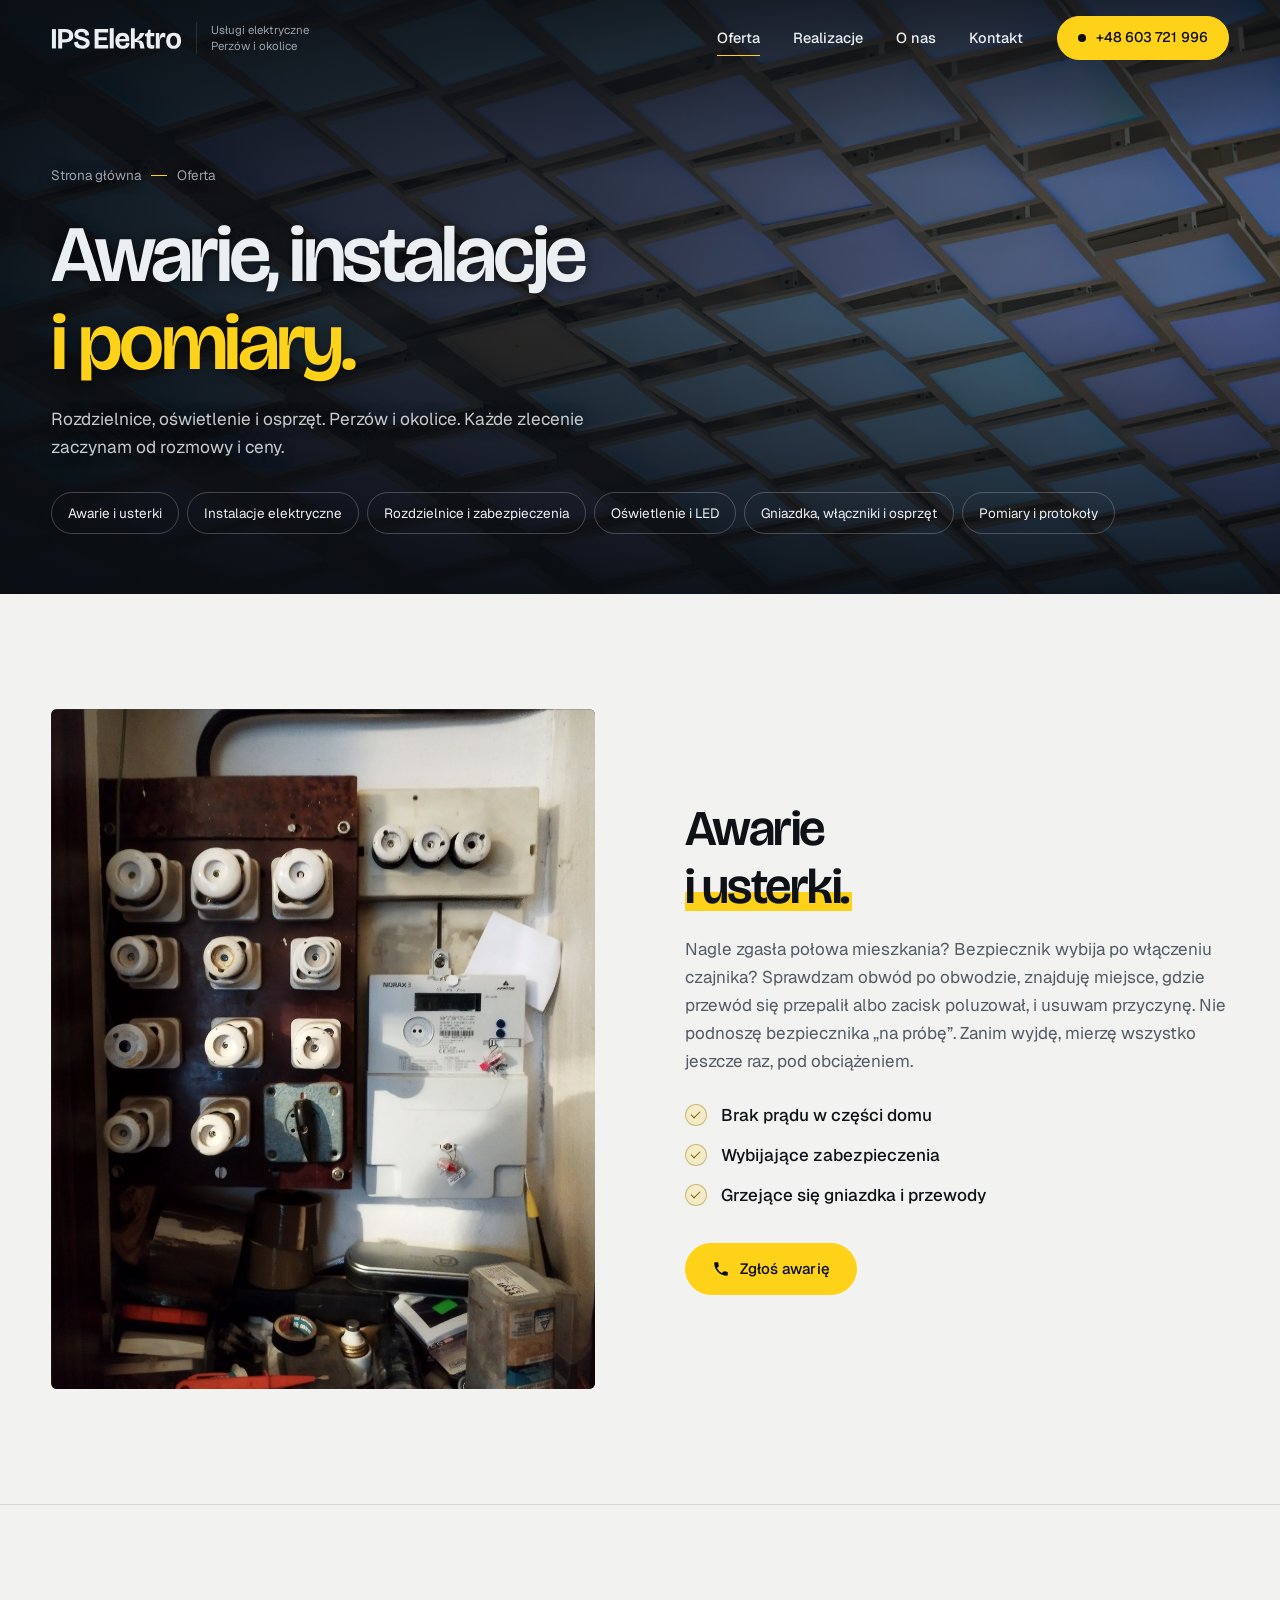
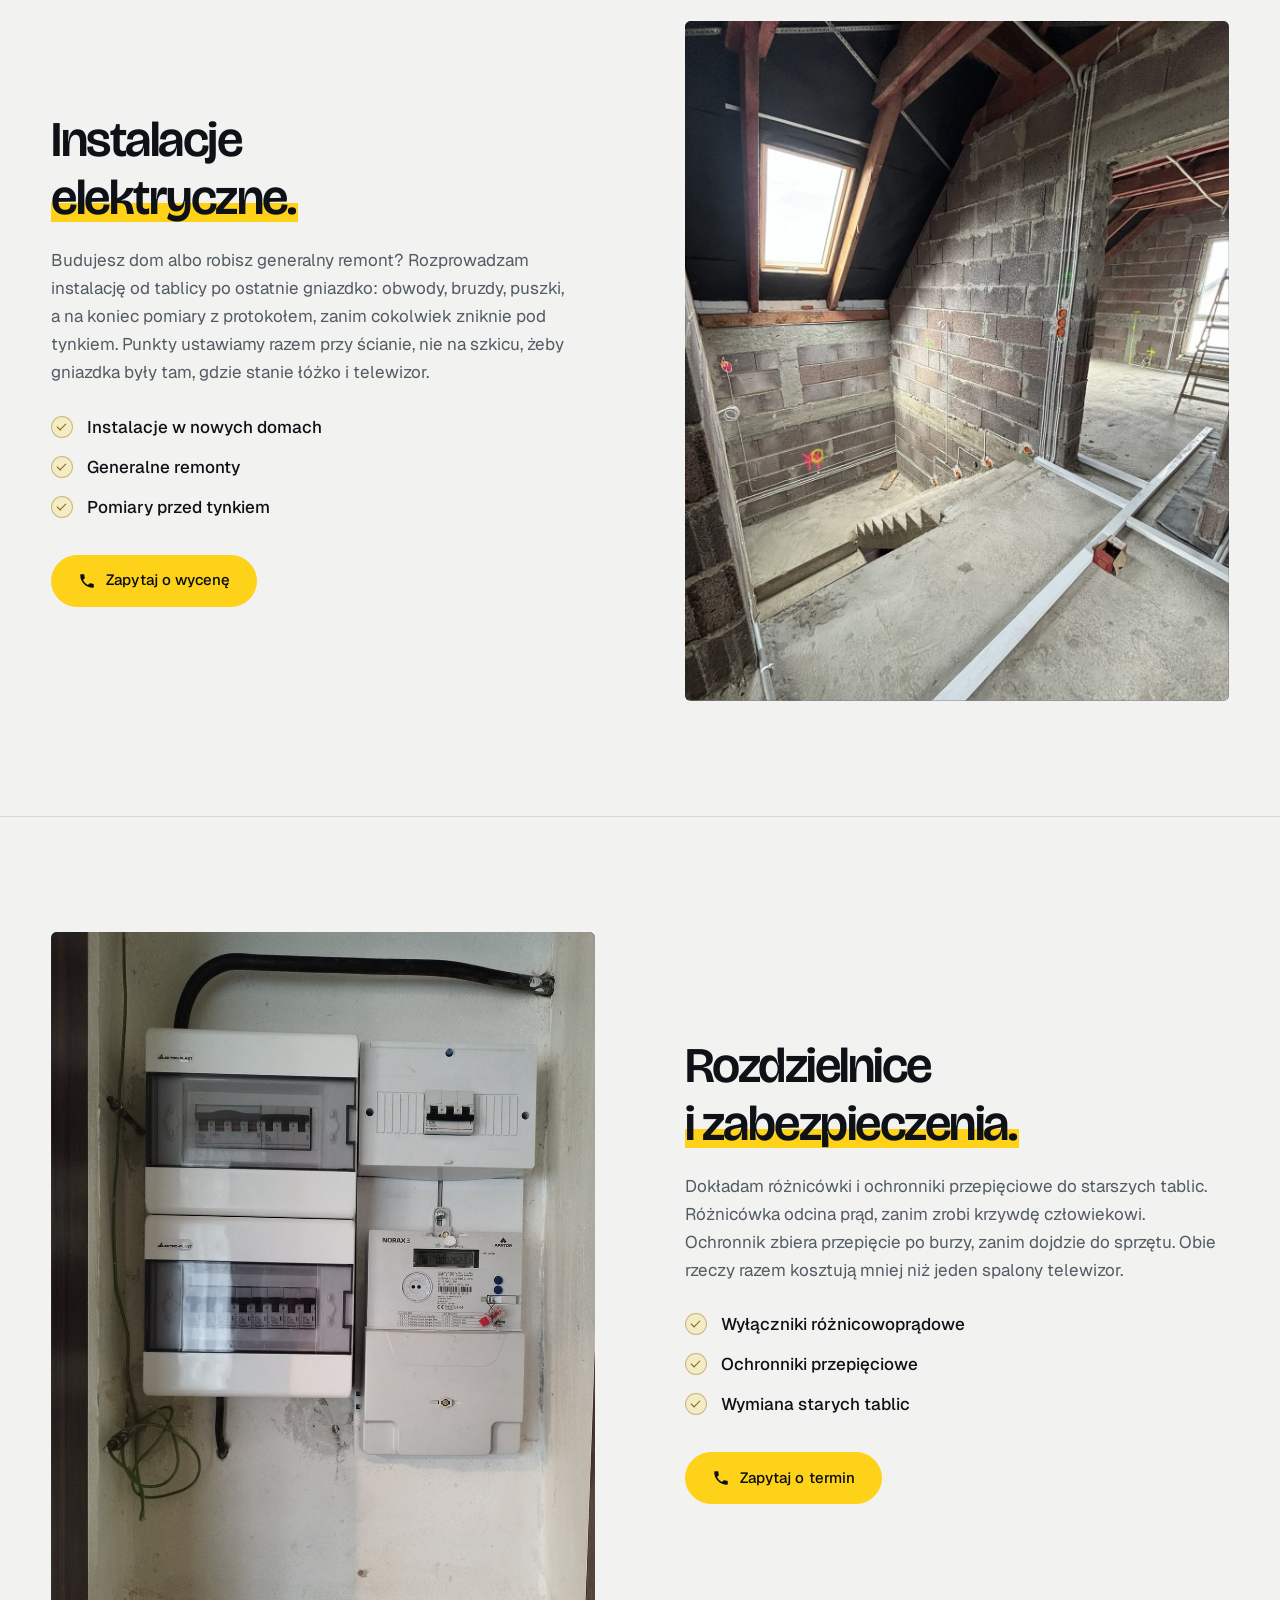
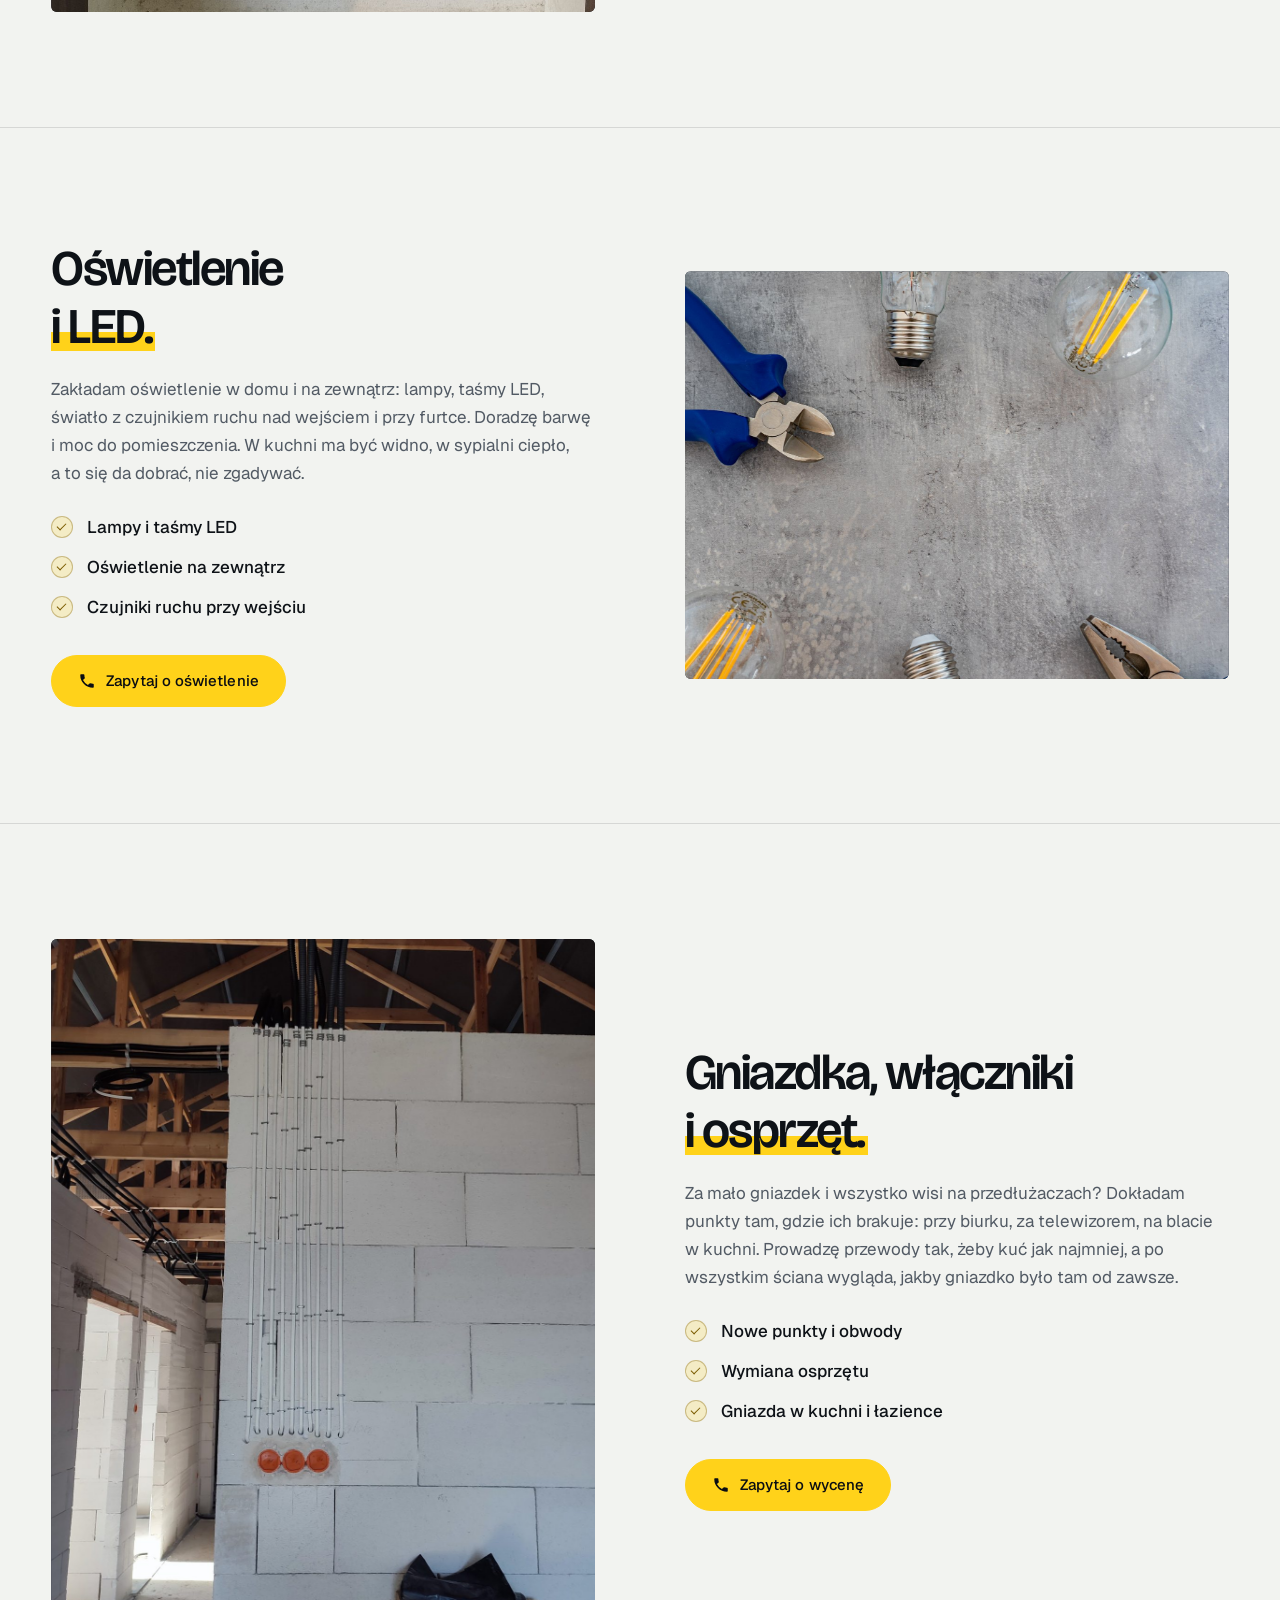
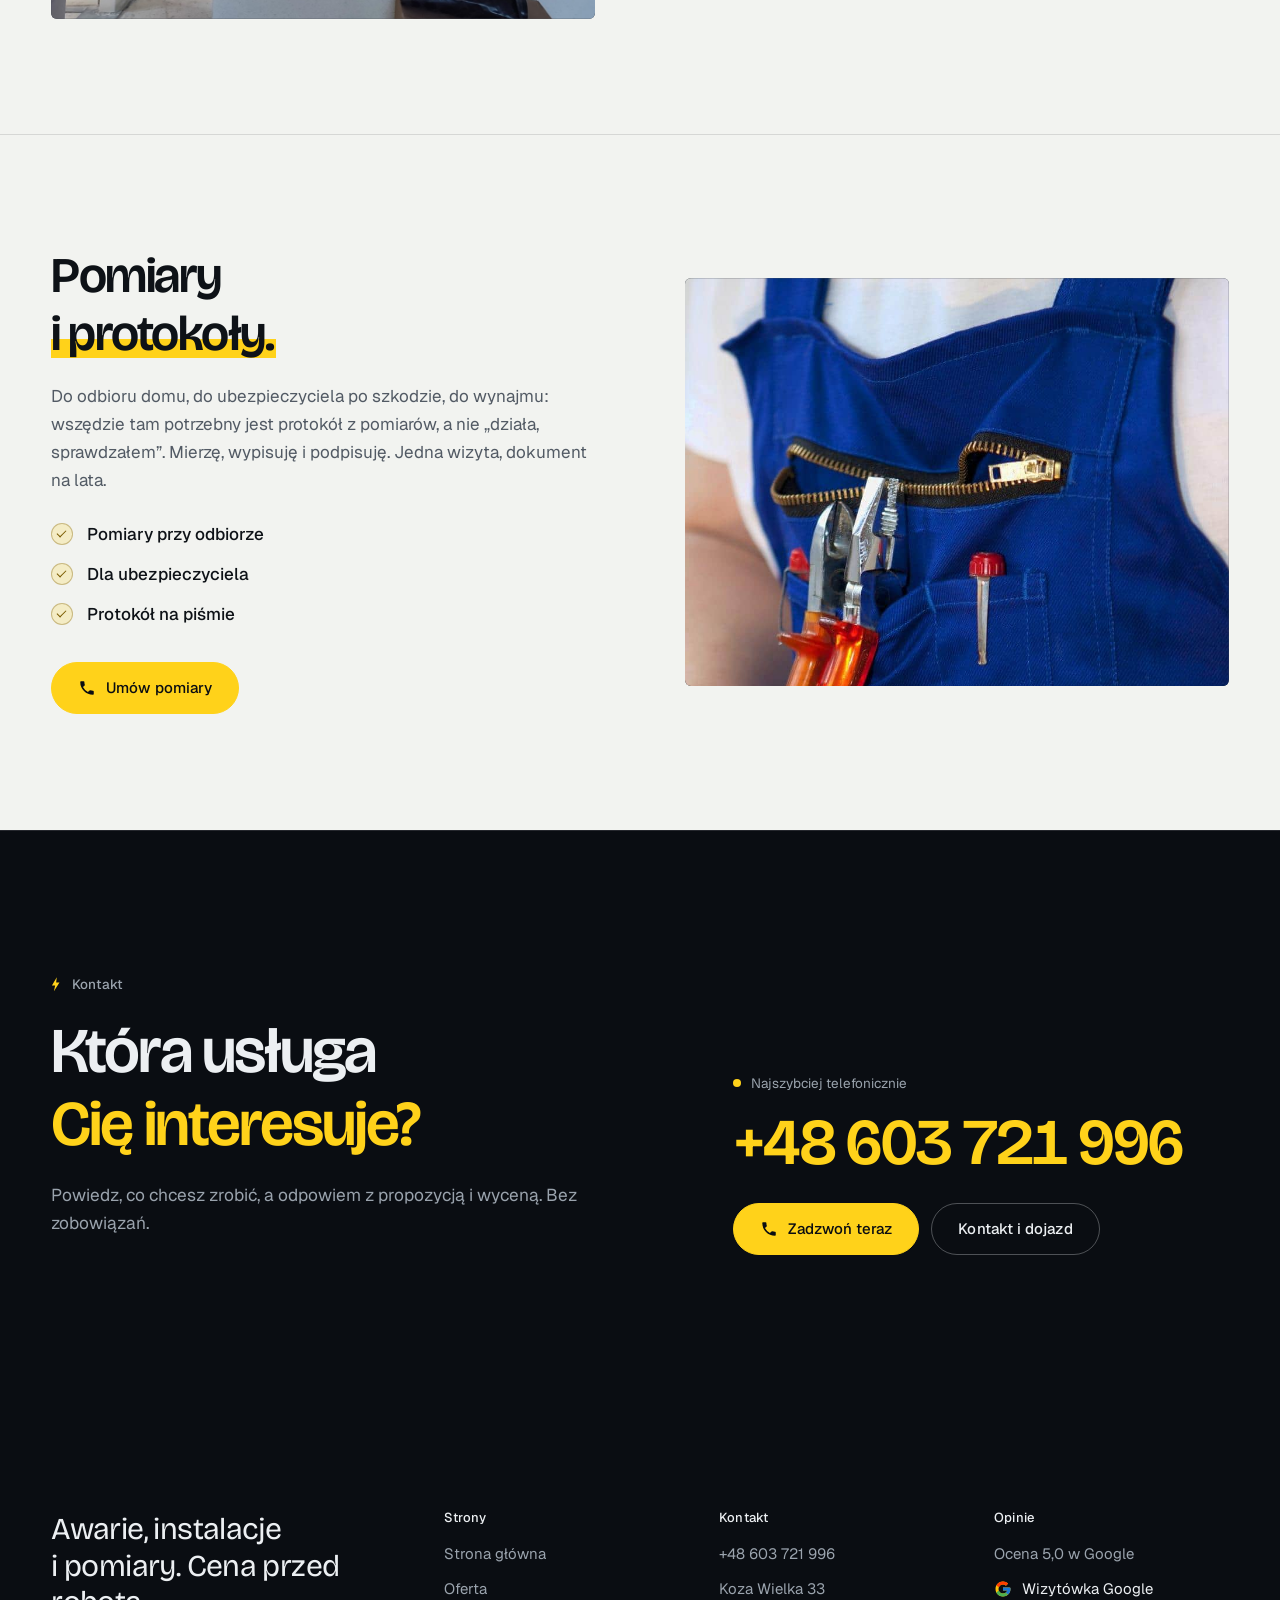
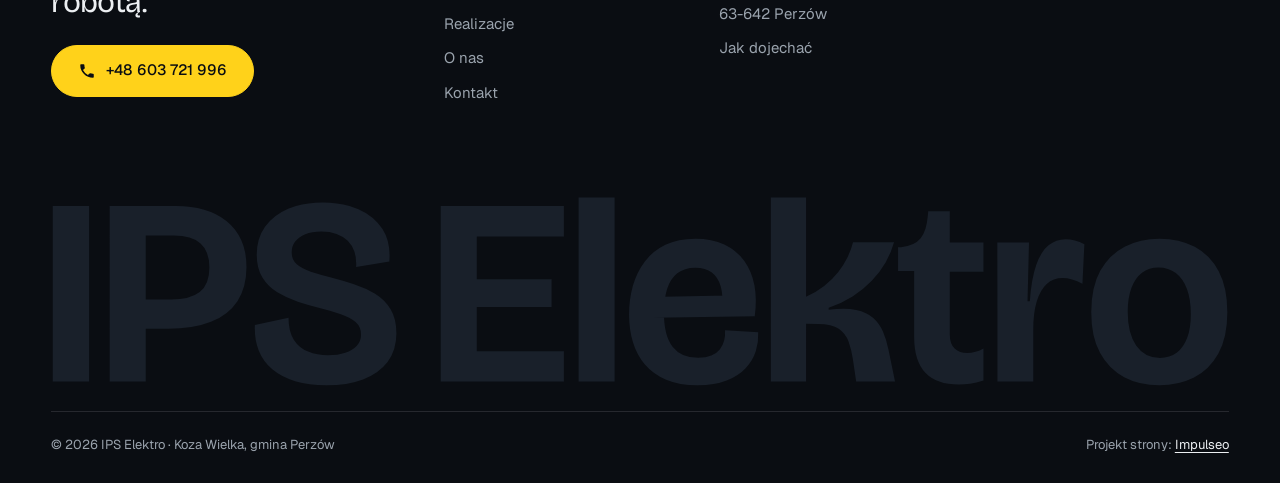
<file: oferta.html>
<!DOCTYPE html>
<html lang="pl">
<head>
<meta charset="UTF-8">
<meta name="viewport" content="width=device-width, initial-scale=1.0">
<title>Oferta - IPS Elektro | elektryk Perzów</title>
<meta name="description" content="Awarie, instalacje elektryczne, rozdzielnice, oświetlenie LED, gniazdka i pomiary z protokołem. Perzów i okolice. Zadzwoń: +48 603 721 996.">
<link rel="canonical" href="https://impulseo-pl.github.io/ips-elektro/oferta.html">
<meta name="robots" content="noindex, nofollow">
<meta name="theme-color" content="#0A0D12">
<meta property="og:type" content="website">
<meta property="og:locale" content="pl_PL">
<meta property="og:site_name" content="IPS Elektro">
<meta property="og:title" content="Oferta - IPS Elektro | elektryk Perzów">
<meta property="og:description" content="Awarie, instalacje elektryczne, rozdzielnice, oświetlenie LED, gniazdka i pomiary z protokołem. Perzów i okolice. Zadzwoń: +48 603 721 996.">
<meta property="og:url" content="https://impulseo-pl.github.io/ips-elektro/oferta.html">
<meta property="og:image" content="https://impulseo-pl.github.io/ips-elektro/img/og.jpg">
<meta property="og:image:width" content="1200">
<meta property="og:image:height" content="630">
<meta name="twitter:card" content="summary_large_image">
<script type="application/ld+json">{"@context": "https://schema.org", "@type": "Electrician", "name": "IPS Elektro", "url": "https://impulseo-pl.github.io/ips-elektro/", "telephone": "+48603721996", "image": "https://impulseo-pl.github.io/ips-elektro/img/og.jpg", "address": {"@type": "PostalAddress", "streetAddress": "Koza Wielka 33", "postalCode": "63-642", "addressLocality": "Perzów", "addressCountry": "PL"}, "areaServed": "Perzów i okolice", "aggregateRating": {"@type": "AggregateRating", "ratingValue": "5.0", "reviewCount": "3"}, "sameAs": ["https://www.google.com/maps?cid=14065225971632695537"]}</script>
<script>(function(){var d=document.documentElement;d.classList.add('js');try{if(!window.matchMedia('(prefers-reduced-motion: reduce)').matches)d.classList.add('anim');}catch(e){}setTimeout(function(){if(!d.classList.contains('anim-ok'))d.classList.remove('anim');},3500);})();</script>
<link rel="preload" as="image" href="img/g12.jpg" fetchpriority="high">
<link rel="preconnect" href="https://fonts.googleapis.com">
<link rel="preconnect" href="https://fonts.gstatic.com" crossorigin>
<link href="https://fonts.googleapis.com/css2?family=Bricolage+Grotesque:opsz,wght@12..96,400..700&family=Geist:wght@400..600&display=swap" rel="stylesheet">
<link rel="stylesheet" href="assets/styles.css?v=20261028a">
<script src="assets/lenis.min.js?v=1.1.20" defer></script>
<script src="assets/main.js?v=20261028a" defer></script>
</head>
<body>
<a class="skip" href="#tresc">Przejdź do treści</a>
<header class="site-head">
<div class="head-in">
  <a class="brand" href="index.html" aria-label="IPS Elektro - strona główna">
    <span class="znak"><svg class="wm" viewBox="38 -698 4428 718" role="img" aria-label="IPS Elektro"><path pathLength="1" style="--i:0" d="M44.5 0V-660H181.2V0Z"/><path pathLength="1" style="--i:1" d="M352.8 -198.5V-309.2H489.2Q561 -309.2 597.2 -337.4Q633.5 -365.5 633.5 -429.5Q633.5 -490 600.2 -519.6Q567 -549.2 499.2 -549.2H352.8V-660H509Q565.5 -660 613.6 -646.4Q661.8 -632.8 697.5 -604.2Q733.2 -575.8 753.1 -532.6Q773 -489.5 773 -429.8Q773 -354.2 739 -302.6Q705 -251 639.4 -224.8Q573.8 -198.5 476.8 -198.5ZM258.5 0V-660H394.2V0Z"/><path pathLength="1" style="--i:2" d="M1073.8 13.8Q1007.2 13.8 956 -1.6Q904.8 -17 870 -46.2Q835.2 -75.5 818.6 -117.8Q802 -160 804.5 -213.2L931.2 -240Q931 -188.5 950.8 -157.6Q970.5 -126.8 1004.6 -112.8Q1038.8 -98.8 1079.5 -98.8Q1116.8 -98.8 1144.5 -108.2Q1172.2 -117.8 1188 -135.1Q1203.8 -152.5 1203.8 -176.2Q1203.8 -206 1183.1 -223.9Q1162.5 -241.8 1127.9 -253.4Q1093.2 -265 1051.5 -275.5Q1008.5 -286.8 966.1 -300.6Q923.8 -314.5 888.9 -335.9Q854 -357.2 832.8 -391.5Q811.5 -425.8 811.5 -476.8Q811.5 -538 842.6 -582.1Q873.8 -626.2 929.8 -650Q985.8 -673.8 1059.5 -673.8Q1135.2 -673.8 1193.9 -648.4Q1252.5 -623 1284.4 -573.6Q1316.2 -524.2 1310.2 -451.8L1185.2 -431Q1187.2 -463.2 1179 -487.9Q1170.8 -512.5 1153.8 -529.5Q1136.8 -546.5 1111.8 -555.4Q1086.8 -564.2 1054.5 -564.2Q1018.8 -564.2 994 -554.2Q969.2 -544.2 956.1 -526.6Q943 -509 943 -485.8Q943 -458.2 962.1 -441.4Q981.2 -424.5 1014.9 -413.5Q1048.5 -402.5 1091 -391.8Q1134.2 -380.5 1177.2 -366.6Q1220.2 -352.8 1256.6 -330.2Q1293 -307.8 1314.9 -272Q1336.8 -236.2 1336.8 -181.5Q1336.8 -117.5 1303.5 -74Q1270.2 -30.5 1211.1 -8.4Q1152 13.8 1073.8 13.8Z"/><path pathLength="1" style="--i:3" d="M1503.3 0V-660H1639.1V0ZM1597.6 0V-114.5H1966.6V0ZM1597.6 -281V-385H1920.3V-281ZM1597.6 -545.5V-660H1966.6V-545.5Z"/><path pathLength="1" style="--i:4" d="M2021.8 0V-692.5H2157.3V0Z"/><path pathLength="1" style="--i:5" d="M2469.8 13.8Q2400.1 13.8 2351.2 -6.9Q2302.3 -27.5 2271.3 -64.1Q2240.3 -100.8 2226 -149Q2211.6 -197.2 2211.6 -252.8Q2211.6 -309.8 2226.2 -361.1Q2240.8 -412.5 2271.1 -452.1Q2301.3 -491.8 2348.5 -514.6Q2395.6 -537.5 2460.6 -537.5Q2523.6 -537.5 2569.7 -515.8Q2615.8 -494 2644.5 -454.6Q2673.1 -415.2 2683.1 -362.2Q2693.1 -309.2 2684.3 -246.2L2295.8 -240V-318.2L2581.8 -323.5L2561.3 -278.2Q2565.8 -325.5 2556.1 -359Q2546.3 -392.5 2523 -410.5Q2499.6 -428.5 2460.6 -428.5Q2419.1 -428.5 2392.8 -407.4Q2366.6 -386.2 2354.7 -348.1Q2342.8 -310 2342.8 -259Q2342.8 -173.2 2375.2 -131.4Q2407.6 -89.5 2471.6 -89.5Q2501.3 -89.5 2521.1 -97.9Q2540.8 -106.2 2552.7 -120.9Q2564.6 -135.5 2569.2 -154.2Q2573.8 -173 2572.6 -193.5L2697.3 -186Q2699.3 -149.5 2688.1 -114.1Q2676.8 -78.8 2650 -50Q2623.1 -21.2 2578.6 -3.8Q2534.1 13.8 2469.8 13.8Z"/><path pathLength="1" style="--i:6" d="M2744.8 0V-692.5H2877.3V-319.5Q2915.3 -335.8 2945.3 -359.5Q2975.3 -383.2 2997.6 -411.4Q3019.8 -439.5 3033.7 -468.5Q3047.6 -497.5 3053.8 -524H3208.1Q3198.1 -486.2 3177 -449.2Q3155.8 -412.2 3124.3 -379.2Q3092.8 -346.2 3052 -320.1Q3011.1 -294 2962.3 -278V-270Q3025.1 -278.2 3065.6 -269.5Q3106.1 -260.8 3130 -239.5Q3153.8 -218.2 3166.8 -187.5Q3179.8 -156.8 3187.3 -120.2L3211.8 0H3065.6L3053.1 -85Q3047.3 -122 3036.6 -151.6Q3025.8 -181.2 3000.1 -199Q2974.3 -216.8 2923.3 -217L2877.3 -217.2V0Z"/><path pathLength="1" style="--i:7" d="M3452.3 11Q3368.1 11 3325.8 -33.4Q3283.6 -77.8 3283.6 -168.8V-416H3223.1V-505.2H3234.8Q3286.3 -511.2 3308.2 -538.8Q3330.1 -566.2 3334.8 -621.5L3336.6 -640.8H3417.6V-523.5H3544.3V-413H3417.6V-180Q3417.6 -141.5 3436 -124.5Q3454.3 -107.5 3483.1 -107.5Q3498.3 -107.5 3514.7 -112Q3531.1 -116.5 3544.3 -125V-3.8Q3516.8 4.8 3494.2 7.9Q3471.6 11 3452.3 11Z"/><path pathLength="1" style="--i:8" d="M3596.8 0V-271.2L3596.3 -523.5H3715.6L3710.1 -302.2H3718.6Q3724.6 -387.5 3742.7 -438.6Q3760.8 -489.8 3789.1 -512.5Q3817.3 -535.2 3853.1 -535.2Q3869.8 -535.2 3888 -530.9Q3906.1 -526.5 3923.8 -517L3916.6 -368.2Q3896.8 -379.2 3877.8 -384.4Q3858.8 -389.5 3841.8 -389.5Q3806.8 -389.5 3782.2 -367Q3757.6 -344.5 3744.6 -301Q3731.6 -257.5 3731.6 -195.2V0Z"/><path pathLength="1" style="--i:9" d="M4205.4 13.8Q4131.4 13.8 4073.4 -16.6Q4015.3 -47 3982.5 -108.1Q3949.6 -169.2 3949.6 -261.2Q3949.6 -355.8 3983.5 -416.8Q4017.3 -477.8 4075.4 -507.6Q4133.4 -537.5 4206.1 -537.5Q4281.4 -537.5 4338.9 -506.9Q4396.4 -476.2 4428.9 -415Q4461.4 -353.8 4461.4 -261Q4461.4 -166.2 4427.7 -105.4Q4394.1 -44.5 4336.1 -15.4Q4278.1 13.8 4205.4 13.8ZM4208.1 -89Q4245.1 -89 4270.9 -108.2Q4296.6 -127.5 4310.4 -164.6Q4324.1 -201.8 4324.1 -253.8Q4324.1 -309.5 4309.5 -348.4Q4294.9 -387.2 4267.7 -408.4Q4240.6 -429.5 4202.6 -429.5Q4166.4 -429.5 4140.5 -409.8Q4114.6 -390 4100.7 -352.5Q4086.8 -315 4086.8 -262.8Q4086.8 -181 4119 -135Q4151.1 -89 4208.1 -89Z"/></svg></span>
    <span class="brand-sub">Usługi elektryczne<br>Perzów i okolice</span>
  </a>
  <nav class="nav-links" aria-label="Menu główne">
    <a class="nl" href="oferta.html" aria-current="page">Oferta</a><a class="nl" href="realizacje.html">Realizacje</a><a class="nl" href="o-nas.html">O&nbsp;nas</a><a class="nl" href="kontakt.html">Kontakt</a>
    <a class="btn btn-volt nav-cta" href="tel:+48603721996"><span class="live" aria-hidden="true"></span>+48 603 721 996</a>
  </nav>
  <button class="burger" type="button" aria-label="Otwórz menu" aria-expanded="false" aria-controls="mnav"><span></span><span></span></button>
</div>
</header>
<div class="mnav" id="mnav">
  <div class="mnav-in">
    <a class="ml" href="index.html">Strona główna</a><a class="ml" href="oferta.html" aria-current="page">Oferta</a><a class="ml" href="realizacje.html">Realizacje</a><a class="ml" href="o-nas.html">O&nbsp;nas</a><a class="ml" href="kontakt.html">Kontakt</a>
    <div class="mnav-foot">
      <span>Awarie, instalacje i&nbsp;pomiary. Perzów i&nbsp;okolice.</span>
      <a class="btn btn-volt" href="tel:+48603721996"><svg class="ico" width="16" height="16" viewBox="0 0 24 24" fill="none" aria-hidden="true"><path d="M6.6 10.8a15.5 15.5 0 0 0 6.6 6.6l2.2-2.2a1 1 0 0 1 1-.24 11.4 11.4 0 0 0 3.6.58 1 1 0 0 1 1 1V20a1 1 0 0 1-1 1A17 17 0 0 1 3 4a1 1 0 0 1 1-1h3.5a1 1 0 0 1 1 1c0 1.25.2 2.46.58 3.6a1 1 0 0 1-.25 1l-2.23 2.2Z" fill="currentColor"/></svg>+48 603 721 996</a>
    </div>
  </div>
</div>
<main id="tresc">

<section class="pagehead">
  <div class="pagehead-media"><img src="img/g12.jpg" alt="Sufit z podświetlanymi panelami" width="1880" height="1254" decoding="async" fetchpriority="high"></div>
  <div class="ph-in">
    <p class="crumb up" style="--d:0"><a href="index.html">Strona główna</a><span class="sl" aria-hidden="true"></span>Oferta</p>
    <h1><span class="ln"><span class="ln-i" style="--k:0">Awarie, instalacje</span></span><span class="ln"><span class="ln-i" style="--k:1"><em>i&nbsp;pomiary.</em></span></span></h1>
    <p class="ph-lead up" style="--d:300">Rozdzielnice, oświetlenie i&nbsp;osprzęt. Perzów i&nbsp;okolice. Każde zlecenie zaczynam od rozmowy i&nbsp;ceny.</p>
    <nav class="chips up" style="--d:420" aria-label="Usługi na tej stronie"><a class="chip" href="#awarie">Awarie i&nbsp;usterki</a><a class="chip" href="#instalacje">Instalacje elektryczne</a><a class="chip" href="#rozdzielnice">Rozdzielnice i&nbsp;zabezpieczenia</a><a class="chip" href="#oswietlenie">Oświetlenie i&nbsp;LED</a><a class="chip" href="#gniazdka">Gniazdka, włączniki i&nbsp;osprzęt</a><a class="chip" href="#pomiary">Pomiary i&nbsp;protokoły</a></nav>
  </div>
</section>
<section class="svc-block" id="awarie">
  <div class="wrap svc-row">
    <figure class="fig svc-fig pion rv-img rv">
      <img src="img/przed.jpg" alt="Stara tablica z bezpiecznikami wkręcanymi przed wymianą - realizacja IPS Elektro" width="1100" height="1471" decoding="async" data-plx="30" style="height:110%;margin-top:-5%">
    </figure>
    <div class="svc-txt">
      <h2 class="rv rv-h"><span class="ln"><span class="ln-i" style="--k:0">Awarie</span></span><span class="ln"><span class="ln-i" style="--k:1"><em>i&nbsp;usterki.</em></span></span></h2>
      <p class="rv" style="--d:100">Nagle zgasła połowa mieszkania? Bezpiecznik wybija po włączeniu czajnika? Sprawdzam obwód po obwodzie, znajduję miejsce, gdzie przewód się przepalił albo zacisk poluzował, i&nbsp;usuwam przyczynę. Nie podnoszę bezpiecznika „na próbę”. Zanim wyjdę, mierzę wszystko jeszcze raz, pod obciążeniem.</p>
      <ul class="ticks rv" style="--d:160"><li>Brak prądu w&nbsp;części domu</li><li>Wybijające zabezpieczenia</li><li>Grzejące się gniazdka i&nbsp;przewody</li></ul>
      <a class="btn btn-volt rv" style="--d:220" href="tel:+48603721996"><svg class="ico" width="16" height="16" viewBox="0 0 24 24" fill="none" aria-hidden="true"><path d="M6.6 10.8a15.5 15.5 0 0 0 6.6 6.6l2.2-2.2a1 1 0 0 1 1-.24 11.4 11.4 0 0 0 3.6.58 1 1 0 0 1 1 1V20a1 1 0 0 1-1 1A17 17 0 0 1 3 4a1 1 0 0 1 1-1h3.5a1 1 0 0 1 1 1c0 1.25.2 2.46.58 3.6a1 1 0 0 1-.25 1l-2.23 2.2Z" fill="currentColor"/></svg>Zgłoś awarię</a>
    </div>
  </div>
</section>
<section class="svc-block flip" id="instalacje">
  <div class="wrap svc-row">
    <figure class="fig svc-fig pion rv-img rv">
      <img src="img/g3.jpg" alt="Instalacja na poddaszu w stanie surowym - realizacja IPS Elektro" width="1600" height="2133" decoding="async" data-plx="30" style="height:110%;margin-top:-5%">
    </figure>
    <div class="svc-txt">
      <h2 class="rv rv-h"><span class="ln"><span class="ln-i" style="--k:0">Instalacje</span></span><span class="ln"><span class="ln-i" style="--k:1"><em>elektryczne.</em></span></span></h2>
      <p class="rv" style="--d:100">Budujesz dom albo robisz generalny remont? Rozprowadzam instalację od tablicy po ostatnie gniazdko: obwody, bruzdy, puszki, a&nbsp;na koniec pomiary z&nbsp;protokołem, zanim cokolwiek zniknie pod tynkiem. Punkty ustawiamy razem przy ścianie, nie na szkicu, żeby gniazdka były tam, gdzie stanie łóżko i&nbsp;telewizor.</p>
      <ul class="ticks rv" style="--d:160"><li>Instalacje w&nbsp;nowych domach</li><li>Generalne remonty</li><li>Pomiary przed tynkiem</li></ul>
      <a class="btn btn-volt rv" style="--d:220" href="tel:+48603721996"><svg class="ico" width="16" height="16" viewBox="0 0 24 24" fill="none" aria-hidden="true"><path d="M6.6 10.8a15.5 15.5 0 0 0 6.6 6.6l2.2-2.2a1 1 0 0 1 1-.24 11.4 11.4 0 0 0 3.6.58 1 1 0 0 1 1 1V20a1 1 0 0 1-1 1A17 17 0 0 1 3 4a1 1 0 0 1 1-1h3.5a1 1 0 0 1 1 1c0 1.25.2 2.46.58 3.6a1 1 0 0 1-.25 1l-2.23 2.2Z" fill="currentColor"/></svg>Zapytaj o&nbsp;wycenę</a>
    </div>
  </div>
</section>
<section class="svc-block" id="rozdzielnice">
  <div class="wrap svc-row">
    <figure class="fig svc-fig pion rv-img rv">
      <img src="img/po.jpg" alt="Nowa rozdzielnica z licznikiem po wymianie - realizacja IPS Elektro" width="1100" height="1471" loading="lazy" decoding="async" data-plx="30" style="height:110%;margin-top:-5%">
    </figure>
    <div class="svc-txt">
      <h2 class="rv rv-h"><span class="ln"><span class="ln-i" style="--k:0">Rozdzielnice</span></span><span class="ln"><span class="ln-i" style="--k:1"><em>i&nbsp;zabezpieczenia.</em></span></span></h2>
      <p class="rv" style="--d:100">Dokładam różnicówki i&nbsp;ochronniki przepięciowe do starszych tablic. Różnicówka odcina prąd, zanim zrobi krzywdę człowiekowi. Ochronnik zbiera przepięcie po burzy, zanim dojdzie do sprzętu. Obie rzeczy razem kosztują mniej niż jeden spalony telewizor.</p>
      <ul class="ticks rv" style="--d:160"><li>Wyłączniki różnicowoprądowe</li><li>Ochronniki przepięciowe</li><li>Wymiana starych tablic</li></ul>
      <a class="btn btn-volt rv" style="--d:220" href="tel:+48603721996"><svg class="ico" width="16" height="16" viewBox="0 0 24 24" fill="none" aria-hidden="true"><path d="M6.6 10.8a15.5 15.5 0 0 0 6.6 6.6l2.2-2.2a1 1 0 0 1 1-.24 11.4 11.4 0 0 0 3.6.58 1 1 0 0 1 1 1V20a1 1 0 0 1-1 1A17 17 0 0 1 3 4a1 1 0 0 1 1-1h3.5a1 1 0 0 1 1 1c0 1.25.2 2.46.58 3.6a1 1 0 0 1-.25 1l-2.23 2.2Z" fill="currentColor"/></svg>Zapytaj o&nbsp;termin</a>
    </div>
  </div>
</section>
<section class="svc-block flip" id="oswietlenie">
  <div class="wrap svc-row">
    <figure class="fig svc-fig rv-img rv">
      <img src="img/g9.jpg" alt="Żarówki LED i szczypce na betonowym blacie" width="1880" height="1253" loading="lazy" decoding="async" data-plx="30" style="height:110%;margin-top:-5%">
    </figure>
    <div class="svc-txt">
      <h2 class="rv rv-h"><span class="ln"><span class="ln-i" style="--k:0">Oświetlenie</span></span><span class="ln"><span class="ln-i" style="--k:1"><em>i&nbsp;LED.</em></span></span></h2>
      <p class="rv" style="--d:100">Zakładam oświetlenie w&nbsp;domu i&nbsp;na zewnątrz: lampy, taśmy LED, światło z&nbsp;czujnikiem ruchu nad wejściem i&nbsp;przy furtce. Doradzę barwę i&nbsp;moc do pomieszczenia. W&nbsp;kuchni ma być widno, w&nbsp;sypialni ciepło, a&nbsp;to się da dobrać, nie zgadywać.</p>
      <ul class="ticks rv" style="--d:160"><li>Lampy i&nbsp;taśmy LED</li><li>Oświetlenie na zewnątrz</li><li>Czujniki ruchu przy wejściu</li></ul>
      <a class="btn btn-volt rv" style="--d:220" href="tel:+48603721996"><svg class="ico" width="16" height="16" viewBox="0 0 24 24" fill="none" aria-hidden="true"><path d="M6.6 10.8a15.5 15.5 0 0 0 6.6 6.6l2.2-2.2a1 1 0 0 1 1-.24 11.4 11.4 0 0 0 3.6.58 1 1 0 0 1 1 1V20a1 1 0 0 1-1 1A17 17 0 0 1 3 4a1 1 0 0 1 1-1h3.5a1 1 0 0 1 1 1c0 1.25.2 2.46.58 3.6a1 1 0 0 1-.25 1l-2.23 2.2Z" fill="currentColor"/></svg>Zapytaj o&nbsp;oświetlenie</a>
    </div>
  </div>
</section>
<section class="svc-block" id="gniazdka">
  <div class="wrap svc-row">
    <figure class="fig svc-fig pion rv-img rv">
      <img src="img/g5.jpg" alt="Puszki i przewody przed tynkiem - realizacja IPS Elektro" width="1600" height="2133" loading="lazy" decoding="async" data-plx="30" style="height:110%;margin-top:-5%">
    </figure>
    <div class="svc-txt">
      <h2 class="rv rv-h"><span class="ln"><span class="ln-i" style="--k:0">Gniazdka, włączniki</span></span><span class="ln"><span class="ln-i" style="--k:1"><em>i&nbsp;osprzęt.</em></span></span></h2>
      <p class="rv" style="--d:100">Za mało gniazdek i&nbsp;wszystko wisi na przedłużaczach? Dokładam punkty tam, gdzie ich brakuje: przy biurku, za telewizorem, na blacie w&nbsp;kuchni. Prowadzę przewody tak, żeby kuć jak najmniej, a&nbsp;po wszystkim ściana wygląda, jakby gniazdko było tam od zawsze.</p>
      <ul class="ticks rv" style="--d:160"><li>Nowe punkty i&nbsp;obwody</li><li>Wymiana osprzętu</li><li>Gniazda w&nbsp;kuchni i&nbsp;łazience</li></ul>
      <a class="btn btn-volt rv" style="--d:220" href="tel:+48603721996"><svg class="ico" width="16" height="16" viewBox="0 0 24 24" fill="none" aria-hidden="true"><path d="M6.6 10.8a15.5 15.5 0 0 0 6.6 6.6l2.2-2.2a1 1 0 0 1 1-.24 11.4 11.4 0 0 0 3.6.58 1 1 0 0 1 1 1V20a1 1 0 0 1-1 1A17 17 0 0 1 3 4a1 1 0 0 1 1-1h3.5a1 1 0 0 1 1 1c0 1.25.2 2.46.58 3.6a1 1 0 0 1-.25 1l-2.23 2.2Z" fill="currentColor"/></svg>Zapytaj o&nbsp;wycenę</a>
    </div>
  </div>
</section>
<section class="svc-block flip" id="pomiary">
  <div class="wrap svc-row">
    <figure class="fig svc-fig rv-img rv">
      <img src="img/g11.jpg" alt="Kombinezon roboczy z narzędziami elektryka" width="1366" height="768" loading="lazy" decoding="async" data-plx="30" style="height:110%;margin-top:-5%">
    </figure>
    <div class="svc-txt">
      <h2 class="rv rv-h"><span class="ln"><span class="ln-i" style="--k:0">Pomiary</span></span><span class="ln"><span class="ln-i" style="--k:1"><em>i&nbsp;protokoły.</em></span></span></h2>
      <p class="rv" style="--d:100">Do odbioru domu, do ubezpieczyciela po szkodzie, do wynajmu: wszędzie tam potrzebny jest protokół z&nbsp;pomiarów, a&nbsp;nie „działa, sprawdzałem”. Mierzę, wypisuję i&nbsp;podpisuję. Jedna wizyta, dokument na lata.</p>
      <ul class="ticks rv" style="--d:160"><li>Pomiary przy odbiorze</li><li>Dla ubezpieczyciela</li><li>Protokół na piśmie</li></ul>
      <a class="btn btn-volt rv" style="--d:220" href="tel:+48603721996"><svg class="ico" width="16" height="16" viewBox="0 0 24 24" fill="none" aria-hidden="true"><path d="M6.6 10.8a15.5 15.5 0 0 0 6.6 6.6l2.2-2.2a1 1 0 0 1 1-.24 11.4 11.4 0 0 0 3.6.58 1 1 0 0 1 1 1V20a1 1 0 0 1-1 1A17 17 0 0 1 3 4a1 1 0 0 1 1-1h3.5a1 1 0 0 1 1 1c0 1.25.2 2.46.58 3.6a1 1 0 0 1-.25 1l-2.23 2.2Z" fill="currentColor"/></svg>Umów pomiary</a>
    </div>
  </div>
</section>

<section class="cta-band dark">
  <div class="wrap cta-grid">
    <div>
      <p class="eyebrow rv">Kontakt</p>
      <h2 class="h2 rv rv-h"><span class="ln"><span class="ln-i" style="--k:0">Która usługa</span></span><span class="ln"><span class="ln-i" style="--k:1"><em>Cię interesuje?</em></span></span></h2>
      <p class="lead rv" style="--d:120">Powiedz, co chcesz zrobić, a&nbsp;odpowiem z&nbsp;propozycją i&nbsp;wyceną. Bez zobowiązań.</p>
    </div>
    <div class="cta-side rv" style="--d:180">
      <span class="lbl"><span class="live" aria-hidden="true"></span>Najszybciej telefonicznie</span>
      <a class="cta-phone" href="tel:+48603721996">+48 603 721 996</a>
      <div class="cta-row">
        <a class="btn btn-volt" href="tel:+48603721996"><svg class="ico" width="16" height="16" viewBox="0 0 24 24" fill="none" aria-hidden="true"><path d="M6.6 10.8a15.5 15.5 0 0 0 6.6 6.6l2.2-2.2a1 1 0 0 1 1-.24 11.4 11.4 0 0 0 3.6.58 1 1 0 0 1 1 1V20a1 1 0 0 1-1 1A17 17 0 0 1 3 4a1 1 0 0 1 1-1h3.5a1 1 0 0 1 1 1c0 1.25.2 2.46.58 3.6a1 1 0 0 1-.25 1l-2.23 2.2Z" fill="currentColor"/></svg>Zadzwoń teraz</a>
        <a class="btn btn-ghost" href="kontakt.html">Kontakt i&nbsp;dojazd</a>
      </div>
    </div>
  </div>
</section>
</main>
<footer class="site-foot">
  <div class="wrap">
    <div class="foot-top">
      <div>
        <p class="foot-claim">Awarie, instalacje i&nbsp;pomiary. Cena przed robotą.</p>
        <a class="btn btn-volt" href="tel:+48603721996"><svg class="ico" width="16" height="16" viewBox="0 0 24 24" fill="none" aria-hidden="true"><path d="M6.6 10.8a15.5 15.5 0 0 0 6.6 6.6l2.2-2.2a1 1 0 0 1 1-.24 11.4 11.4 0 0 0 3.6.58 1 1 0 0 1 1 1V20a1 1 0 0 1-1 1A17 17 0 0 1 3 4a1 1 0 0 1 1-1h3.5a1 1 0 0 1 1 1c0 1.25.2 2.46.58 3.6a1 1 0 0 1-.25 1l-2.23 2.2Z" fill="currentColor"/></svg>+48 603 721 996</a>
      </div>
      <div>
        <h4>Strony</h4>
        <ul><li><a href="index.html">Strona główna</a></li><li><a href="oferta.html">Oferta</a></li><li><a href="realizacje.html">Realizacje</a></li><li><a href="o-nas.html">O&nbsp;nas</a></li><li><a href="kontakt.html">Kontakt</a></li></ul>
      </div>
      <div>
        <h4>Kontakt</h4>
        <ul>
          <li><a href="tel:+48603721996">+48 603 721 996</a></li>
          <li>Koza Wielka 33<br>63-642 Perzów</li>
          <li><a href="https://www.google.com/maps?cid=14065225971632695537" target="_blank" rel="noopener">Jak dojechać</a></li>
        </ul>
      </div>
      <div>
        <h4>Opinie</h4>
        <ul>
          <li>Ocena 5,0 w&nbsp;Google</li>
          <li><a class="soc" href="https://www.google.com/maps?cid=14065225971632695537" target="_blank" rel="noopener" aria-label="Wizytówka IPS Elektro w Google"><svg class="g-logo" viewBox="0 0 48 48" aria-hidden="true"><path fill="#FFC107" d="M43.6 20.5H42V20H24v8h11.3C33.7 32.7 29.2 36 24 36c-6.6 0-12-5.4-12-12s5.4-12 12-12c3.1 0 5.8 1.2 7.9 3.1l5.7-5.7C34 6.1 29.3 4 24 4 12.9 4 4 12.9 4 24s8.9 20 20 20 20-8.9 20-20c0-1.3-.1-2.4-.4-3.5z"/><path fill="#FF3D00" d="m6.3 14.7 6.6 4.8C14.7 15.1 19 12 24 12c3.1 0 5.8 1.2 7.9 3.1l5.7-5.7C34 6.1 29.3 4 24 4 16.3 4 9.7 8.3 6.3 14.7z"/><path fill="#4CAF50" d="M24 44c5.2 0 9.9-2 13.4-5.2l-6.2-5.2A11.9 11.9 0 0 1 24 36c-5.2 0-9.6-3.3-11.3-7.9l-6.5 5C9.5 39.6 16.2 44 24 44z"/><path fill="#1976D2" d="M43.6 20.5H42V20H24v8h11.3a12 12 0 0 1-4.1 5.6l6.2 5.2C37 39.2 44 34 44 24c0-1.3-.1-2.4-.4-3.5z"/></svg>Wizytówka Google</a></li>
        </ul>
      </div>
    </div>
    <div class="foot-mark" aria-hidden="true"><svg class="wm-foot" viewBox="38 -698 4428 718" aria-hidden="true" focusable="false"><path pathLength="1" style="--i:0" d="M44.5 0V-660H181.2V0Z"/><path pathLength="1" style="--i:1" d="M352.8 -198.5V-309.2H489.2Q561 -309.2 597.2 -337.4Q633.5 -365.5 633.5 -429.5Q633.5 -490 600.2 -519.6Q567 -549.2 499.2 -549.2H352.8V-660H509Q565.5 -660 613.6 -646.4Q661.8 -632.8 697.5 -604.2Q733.2 -575.8 753.1 -532.6Q773 -489.5 773 -429.8Q773 -354.2 739 -302.6Q705 -251 639.4 -224.8Q573.8 -198.5 476.8 -198.5ZM258.5 0V-660H394.2V0Z"/><path pathLength="1" style="--i:2" d="M1073.8 13.8Q1007.2 13.8 956 -1.6Q904.8 -17 870 -46.2Q835.2 -75.5 818.6 -117.8Q802 -160 804.5 -213.2L931.2 -240Q931 -188.5 950.8 -157.6Q970.5 -126.8 1004.6 -112.8Q1038.8 -98.8 1079.5 -98.8Q1116.8 -98.8 1144.5 -108.2Q1172.2 -117.8 1188 -135.1Q1203.8 -152.5 1203.8 -176.2Q1203.8 -206 1183.1 -223.9Q1162.5 -241.8 1127.9 -253.4Q1093.2 -265 1051.5 -275.5Q1008.5 -286.8 966.1 -300.6Q923.8 -314.5 888.9 -335.9Q854 -357.2 832.8 -391.5Q811.5 -425.8 811.5 -476.8Q811.5 -538 842.6 -582.1Q873.8 -626.2 929.8 -650Q985.8 -673.8 1059.5 -673.8Q1135.2 -673.8 1193.9 -648.4Q1252.5 -623 1284.4 -573.6Q1316.2 -524.2 1310.2 -451.8L1185.2 -431Q1187.2 -463.2 1179 -487.9Q1170.8 -512.5 1153.8 -529.5Q1136.8 -546.5 1111.8 -555.4Q1086.8 -564.2 1054.5 -564.2Q1018.8 -564.2 994 -554.2Q969.2 -544.2 956.1 -526.6Q943 -509 943 -485.8Q943 -458.2 962.1 -441.4Q981.2 -424.5 1014.9 -413.5Q1048.5 -402.5 1091 -391.8Q1134.2 -380.5 1177.2 -366.6Q1220.2 -352.8 1256.6 -330.2Q1293 -307.8 1314.9 -272Q1336.8 -236.2 1336.8 -181.5Q1336.8 -117.5 1303.5 -74Q1270.2 -30.5 1211.1 -8.4Q1152 13.8 1073.8 13.8Z"/><path pathLength="1" style="--i:3" d="M1503.3 0V-660H1639.1V0ZM1597.6 0V-114.5H1966.6V0ZM1597.6 -281V-385H1920.3V-281ZM1597.6 -545.5V-660H1966.6V-545.5Z"/><path pathLength="1" style="--i:4" d="M2021.8 0V-692.5H2157.3V0Z"/><path pathLength="1" style="--i:5" d="M2469.8 13.8Q2400.1 13.8 2351.2 -6.9Q2302.3 -27.5 2271.3 -64.1Q2240.3 -100.8 2226 -149Q2211.6 -197.2 2211.6 -252.8Q2211.6 -309.8 2226.2 -361.1Q2240.8 -412.5 2271.1 -452.1Q2301.3 -491.8 2348.5 -514.6Q2395.6 -537.5 2460.6 -537.5Q2523.6 -537.5 2569.7 -515.8Q2615.8 -494 2644.5 -454.6Q2673.1 -415.2 2683.1 -362.2Q2693.1 -309.2 2684.3 -246.2L2295.8 -240V-318.2L2581.8 -323.5L2561.3 -278.2Q2565.8 -325.5 2556.1 -359Q2546.3 -392.5 2523 -410.5Q2499.6 -428.5 2460.6 -428.5Q2419.1 -428.5 2392.8 -407.4Q2366.6 -386.2 2354.7 -348.1Q2342.8 -310 2342.8 -259Q2342.8 -173.2 2375.2 -131.4Q2407.6 -89.5 2471.6 -89.5Q2501.3 -89.5 2521.1 -97.9Q2540.8 -106.2 2552.7 -120.9Q2564.6 -135.5 2569.2 -154.2Q2573.8 -173 2572.6 -193.5L2697.3 -186Q2699.3 -149.5 2688.1 -114.1Q2676.8 -78.8 2650 -50Q2623.1 -21.2 2578.6 -3.8Q2534.1 13.8 2469.8 13.8Z"/><path pathLength="1" style="--i:6" d="M2744.8 0V-692.5H2877.3V-319.5Q2915.3 -335.8 2945.3 -359.5Q2975.3 -383.2 2997.6 -411.4Q3019.8 -439.5 3033.7 -468.5Q3047.6 -497.5 3053.8 -524H3208.1Q3198.1 -486.2 3177 -449.2Q3155.8 -412.2 3124.3 -379.2Q3092.8 -346.2 3052 -320.1Q3011.1 -294 2962.3 -278V-270Q3025.1 -278.2 3065.6 -269.5Q3106.1 -260.8 3130 -239.5Q3153.8 -218.2 3166.8 -187.5Q3179.8 -156.8 3187.3 -120.2L3211.8 0H3065.6L3053.1 -85Q3047.3 -122 3036.6 -151.6Q3025.8 -181.2 3000.1 -199Q2974.3 -216.8 2923.3 -217L2877.3 -217.2V0Z"/><path pathLength="1" style="--i:7" d="M3452.3 11Q3368.1 11 3325.8 -33.4Q3283.6 -77.8 3283.6 -168.8V-416H3223.1V-505.2H3234.8Q3286.3 -511.2 3308.2 -538.8Q3330.1 -566.2 3334.8 -621.5L3336.6 -640.8H3417.6V-523.5H3544.3V-413H3417.6V-180Q3417.6 -141.5 3436 -124.5Q3454.3 -107.5 3483.1 -107.5Q3498.3 -107.5 3514.7 -112Q3531.1 -116.5 3544.3 -125V-3.8Q3516.8 4.8 3494.2 7.9Q3471.6 11 3452.3 11Z"/><path pathLength="1" style="--i:8" d="M3596.8 0V-271.2L3596.3 -523.5H3715.6L3710.1 -302.2H3718.6Q3724.6 -387.5 3742.7 -438.6Q3760.8 -489.8 3789.1 -512.5Q3817.3 -535.2 3853.1 -535.2Q3869.8 -535.2 3888 -530.9Q3906.1 -526.5 3923.8 -517L3916.6 -368.2Q3896.8 -379.2 3877.8 -384.4Q3858.8 -389.5 3841.8 -389.5Q3806.8 -389.5 3782.2 -367Q3757.6 -344.5 3744.6 -301Q3731.6 -257.5 3731.6 -195.2V0Z"/><path pathLength="1" style="--i:9" d="M4205.4 13.8Q4131.4 13.8 4073.4 -16.6Q4015.3 -47 3982.5 -108.1Q3949.6 -169.2 3949.6 -261.2Q3949.6 -355.8 3983.5 -416.8Q4017.3 -477.8 4075.4 -507.6Q4133.4 -537.5 4206.1 -537.5Q4281.4 -537.5 4338.9 -506.9Q4396.4 -476.2 4428.9 -415Q4461.4 -353.8 4461.4 -261Q4461.4 -166.2 4427.7 -105.4Q4394.1 -44.5 4336.1 -15.4Q4278.1 13.8 4205.4 13.8ZM4208.1 -89Q4245.1 -89 4270.9 -108.2Q4296.6 -127.5 4310.4 -164.6Q4324.1 -201.8 4324.1 -253.8Q4324.1 -309.5 4309.5 -348.4Q4294.9 -387.2 4267.7 -408.4Q4240.6 -429.5 4202.6 -429.5Q4166.4 -429.5 4140.5 -409.8Q4114.6 -390 4100.7 -352.5Q4086.8 -315 4086.8 -262.8Q4086.8 -181 4119 -135Q4151.1 -89 4208.1 -89Z"/></svg></div>
    <div class="foot-bottom">
      <span>© 2026 IPS Elektro · Koza Wielka, gmina Perzów</span>
      <span>Projekt strony: <a class="foot-credit" href="https://impulseo.pl" target="_blank" rel="noopener">Impulseo</a></span>
    </div>
  </div>
</footer>
<div class="sticky-call">
  <a class="btn btn-volt" href="tel:+48603721996"><svg class="ico" width="16" height="16" viewBox="0 0 24 24" fill="none" aria-hidden="true"><path d="M6.6 10.8a15.5 15.5 0 0 0 6.6 6.6l2.2-2.2a1 1 0 0 1 1-.24 11.4 11.4 0 0 0 3.6.58 1 1 0 0 1 1 1V20a1 1 0 0 1-1 1A17 17 0 0 1 3 4a1 1 0 0 1 1-1h3.5a1 1 0 0 1 1 1c0 1.25.2 2.46.58 3.6a1 1 0 0 1-.25 1l-2.23 2.2Z" fill="currentColor"/></svg>Zadzwoń</a>
  <a class="btn btn-ghost" href="kontakt.html">Kontakt i&nbsp;dojazd</a>
</div>
</body>
</html>
</file>
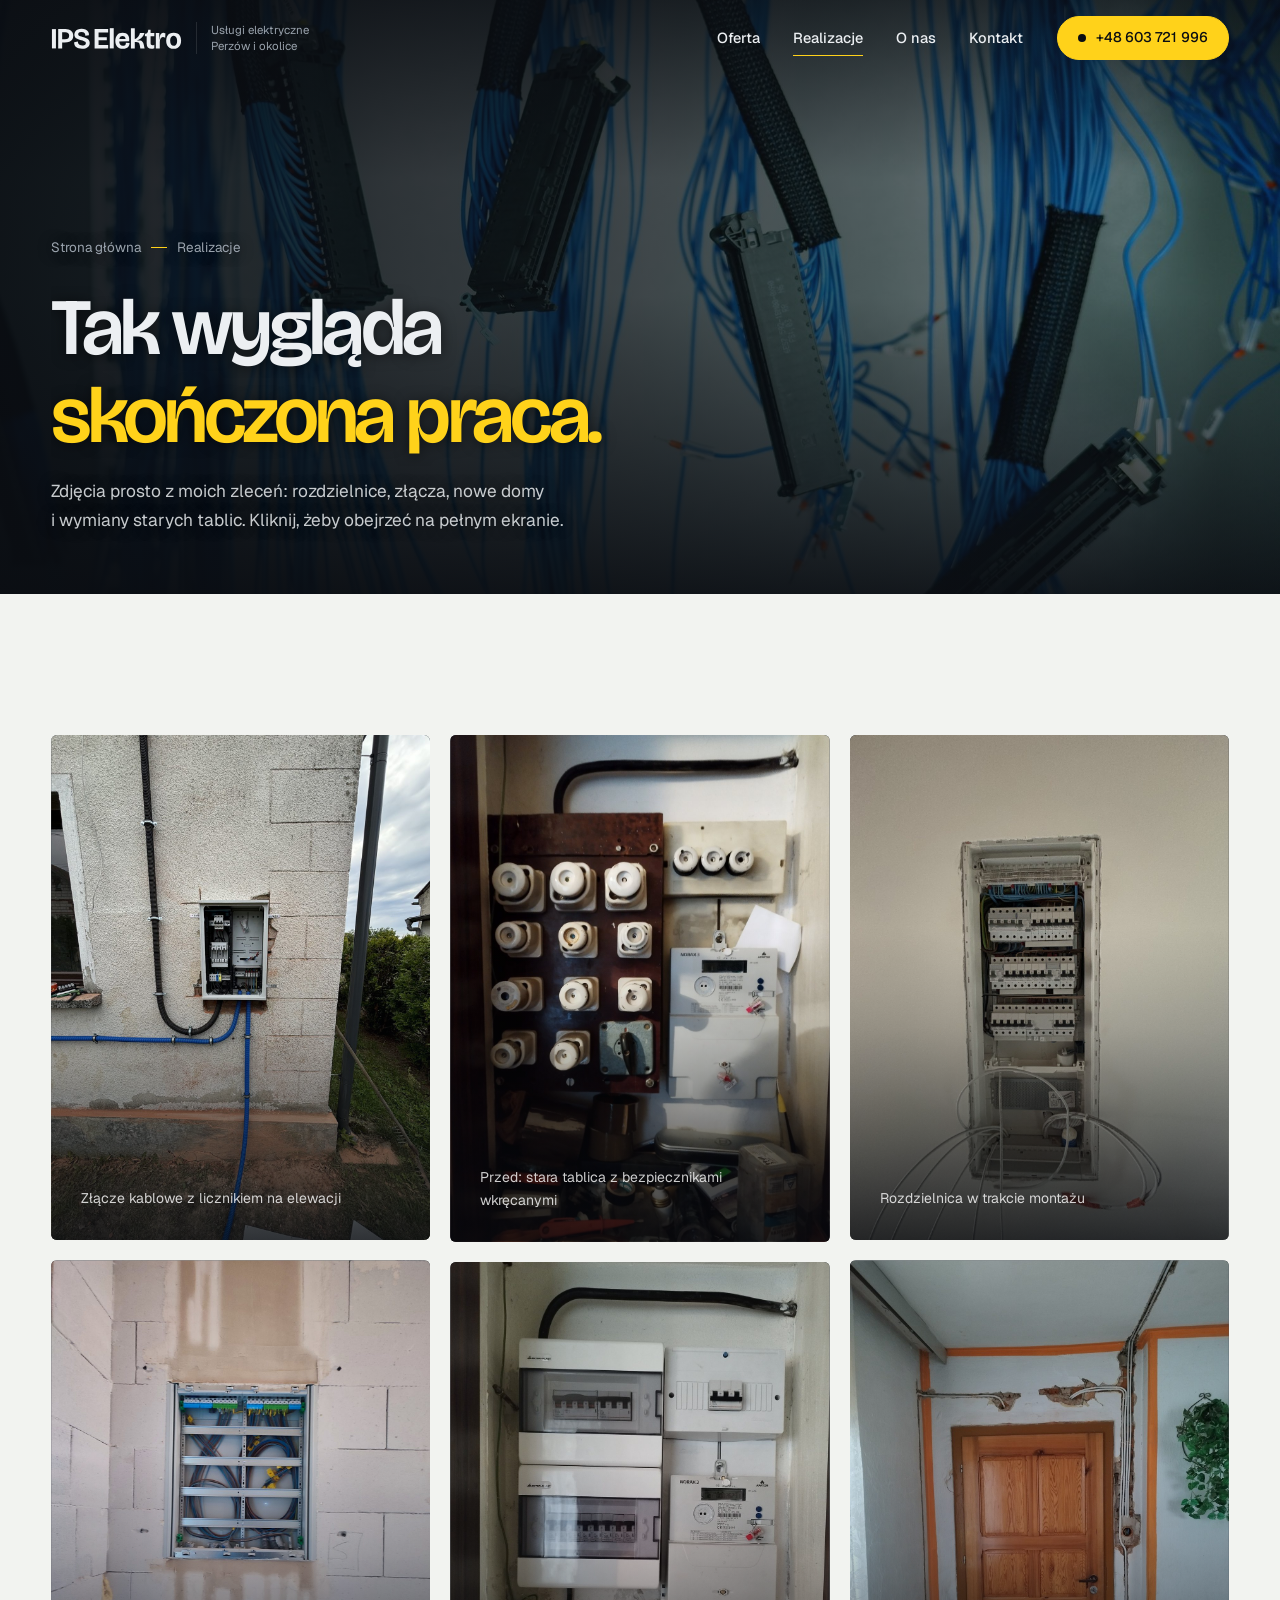
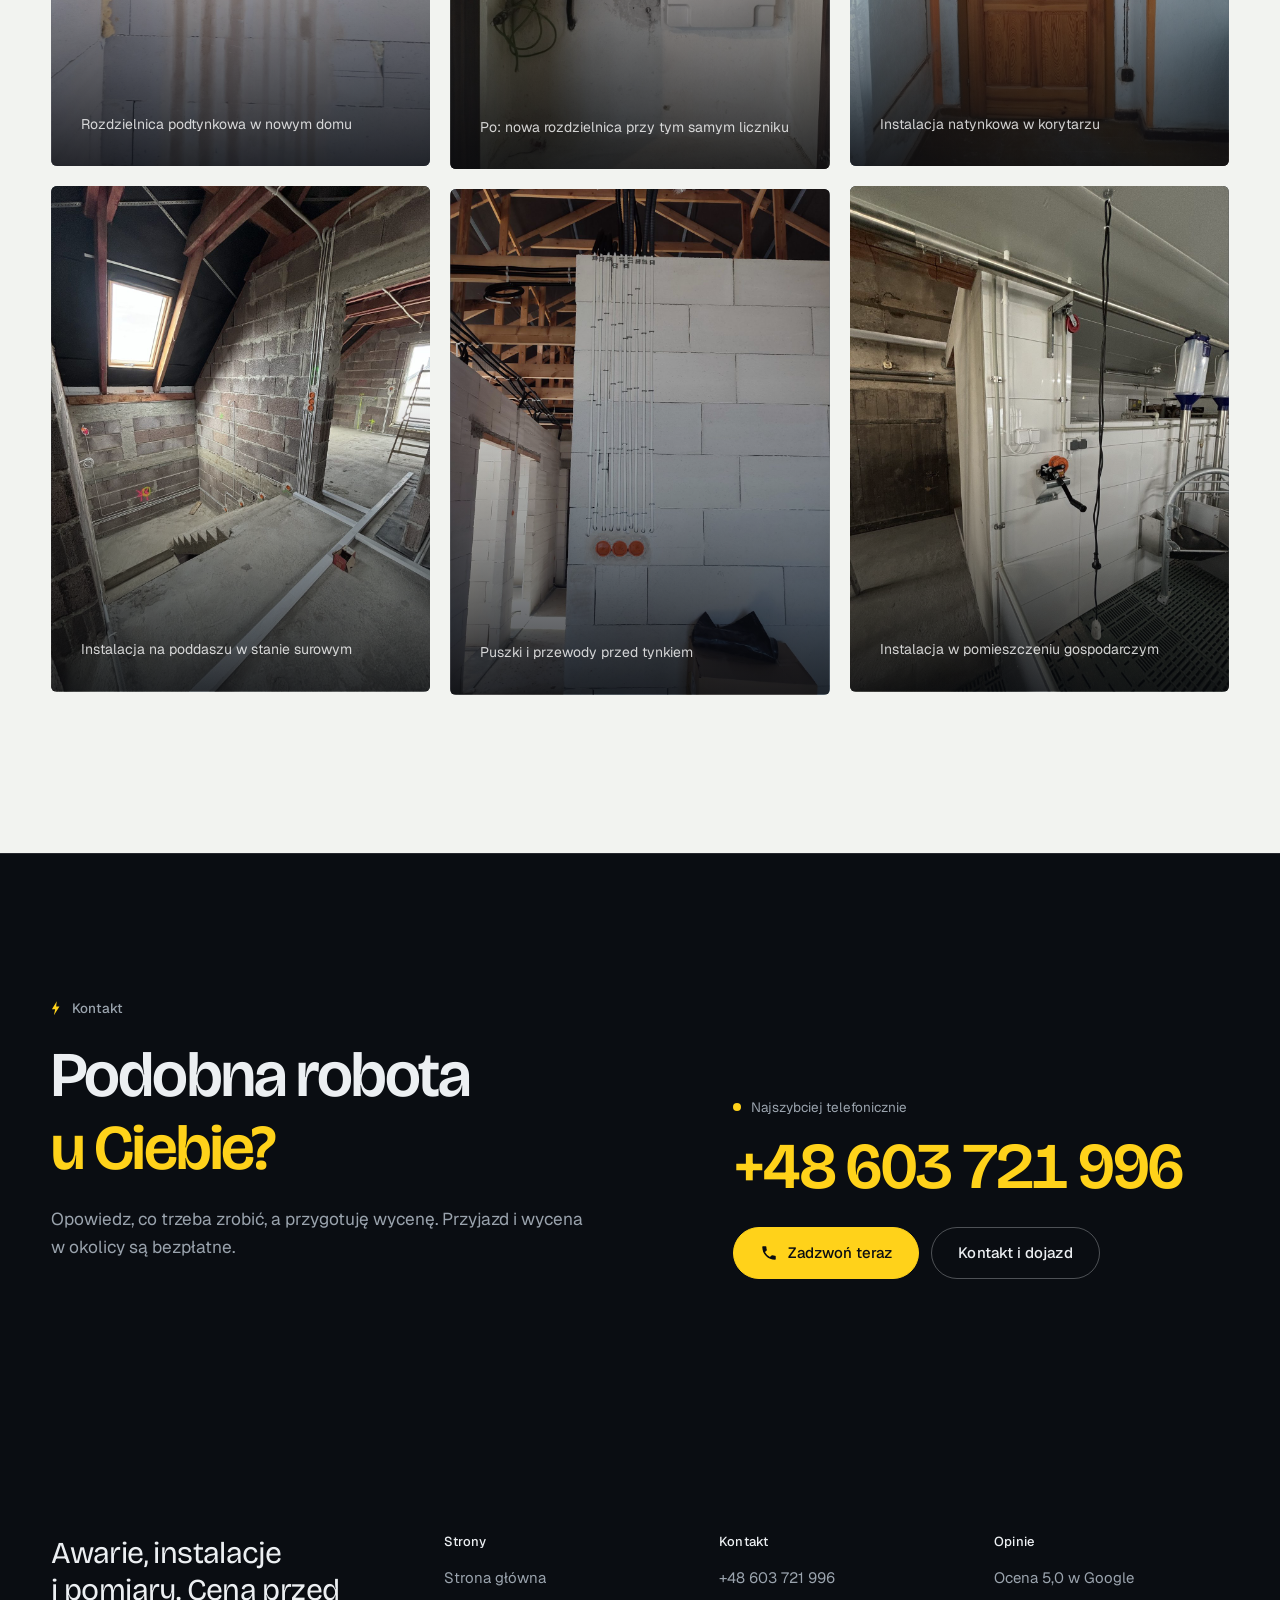
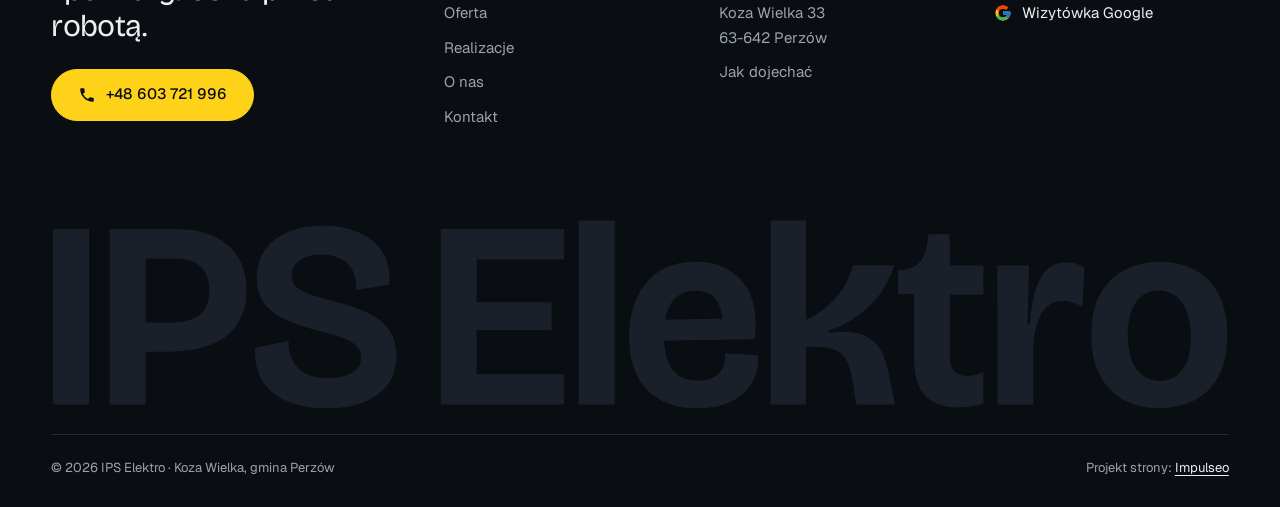
<file: realizacje.html>
<!DOCTYPE html>
<html lang="pl">
<head>
<meta charset="UTF-8">
<meta name="viewport" content="width=device-width, initial-scale=1.0">
<title>Realizacje - IPS Elektro | elektryk Perzów</title>
<meta name="description" content="Zdjęcia z realizacji IPS Elektro: rozdzielnice, złącza, instalacje w nowych domach i wymiany starych tablic. Perzów i okolice.">
<link rel="canonical" href="https://impulseo-pl.github.io/ips-elektro/realizacje.html">
<meta name="robots" content="noindex, nofollow">
<meta name="theme-color" content="#0A0D12">
<meta property="og:type" content="website">
<meta property="og:locale" content="pl_PL">
<meta property="og:site_name" content="IPS Elektro">
<meta property="og:title" content="Realizacje - IPS Elektro | elektryk Perzów">
<meta property="og:description" content="Zdjęcia z realizacji IPS Elektro: rozdzielnice, złącza, instalacje w nowych domach i wymiany starych tablic. Perzów i okolice.">
<meta property="og:url" content="https://impulseo-pl.github.io/ips-elektro/realizacje.html">
<meta property="og:image" content="https://impulseo-pl.github.io/ips-elektro/img/og.jpg">
<meta property="og:image:width" content="1200">
<meta property="og:image:height" content="630">
<meta name="twitter:card" content="summary_large_image">
<script type="application/ld+json">{"@context": "https://schema.org", "@type": "Electrician", "name": "IPS Elektro", "url": "https://impulseo-pl.github.io/ips-elektro/", "telephone": "+48603721996", "image": "https://impulseo-pl.github.io/ips-elektro/img/og.jpg", "address": {"@type": "PostalAddress", "streetAddress": "Koza Wielka 33", "postalCode": "63-642", "addressLocality": "Perzów", "addressCountry": "PL"}, "areaServed": "Perzów i okolice", "aggregateRating": {"@type": "AggregateRating", "ratingValue": "5.0", "reviewCount": "3"}, "sameAs": ["https://www.google.com/maps?cid=14065225971632695537"]}</script>
<script>(function(){var d=document.documentElement;d.classList.add('js');try{if(!window.matchMedia('(prefers-reduced-motion: reduce)').matches)d.classList.add('anim');}catch(e){}setTimeout(function(){if(!d.classList.contains('anim-ok'))d.classList.remove('anim');},3500);})();</script>
<link rel="preload" as="image" href="img/g13.jpg" fetchpriority="high">
<link rel="preconnect" href="https://fonts.googleapis.com">
<link rel="preconnect" href="https://fonts.gstatic.com" crossorigin>
<link href="https://fonts.googleapis.com/css2?family=Bricolage+Grotesque:opsz,wght@12..96,400..700&family=Geist:wght@400..600&display=swap" rel="stylesheet">
<link rel="stylesheet" href="assets/styles.css?v=20261028a">
<script src="assets/lenis.min.js?v=1.1.20" defer></script>
<script src="assets/main.js?v=20261028a" defer></script>
</head>
<body>
<a class="skip" href="#tresc">Przejdź do treści</a>
<header class="site-head">
<div class="head-in">
  <a class="brand" href="index.html" aria-label="IPS Elektro - strona główna">
    <span class="znak"><svg class="wm" viewBox="38 -698 4428 718" role="img" aria-label="IPS Elektro"><path pathLength="1" style="--i:0" d="M44.5 0V-660H181.2V0Z"/><path pathLength="1" style="--i:1" d="M352.8 -198.5V-309.2H489.2Q561 -309.2 597.2 -337.4Q633.5 -365.5 633.5 -429.5Q633.5 -490 600.2 -519.6Q567 -549.2 499.2 -549.2H352.8V-660H509Q565.5 -660 613.6 -646.4Q661.8 -632.8 697.5 -604.2Q733.2 -575.8 753.1 -532.6Q773 -489.5 773 -429.8Q773 -354.2 739 -302.6Q705 -251 639.4 -224.8Q573.8 -198.5 476.8 -198.5ZM258.5 0V-660H394.2V0Z"/><path pathLength="1" style="--i:2" d="M1073.8 13.8Q1007.2 13.8 956 -1.6Q904.8 -17 870 -46.2Q835.2 -75.5 818.6 -117.8Q802 -160 804.5 -213.2L931.2 -240Q931 -188.5 950.8 -157.6Q970.5 -126.8 1004.6 -112.8Q1038.8 -98.8 1079.5 -98.8Q1116.8 -98.8 1144.5 -108.2Q1172.2 -117.8 1188 -135.1Q1203.8 -152.5 1203.8 -176.2Q1203.8 -206 1183.1 -223.9Q1162.5 -241.8 1127.9 -253.4Q1093.2 -265 1051.5 -275.5Q1008.5 -286.8 966.1 -300.6Q923.8 -314.5 888.9 -335.9Q854 -357.2 832.8 -391.5Q811.5 -425.8 811.5 -476.8Q811.5 -538 842.6 -582.1Q873.8 -626.2 929.8 -650Q985.8 -673.8 1059.5 -673.8Q1135.2 -673.8 1193.9 -648.4Q1252.5 -623 1284.4 -573.6Q1316.2 -524.2 1310.2 -451.8L1185.2 -431Q1187.2 -463.2 1179 -487.9Q1170.8 -512.5 1153.8 -529.5Q1136.8 -546.5 1111.8 -555.4Q1086.8 -564.2 1054.5 -564.2Q1018.8 -564.2 994 -554.2Q969.2 -544.2 956.1 -526.6Q943 -509 943 -485.8Q943 -458.2 962.1 -441.4Q981.2 -424.5 1014.9 -413.5Q1048.5 -402.5 1091 -391.8Q1134.2 -380.5 1177.2 -366.6Q1220.2 -352.8 1256.6 -330.2Q1293 -307.8 1314.9 -272Q1336.8 -236.2 1336.8 -181.5Q1336.8 -117.5 1303.5 -74Q1270.2 -30.5 1211.1 -8.4Q1152 13.8 1073.8 13.8Z"/><path pathLength="1" style="--i:3" d="M1503.3 0V-660H1639.1V0ZM1597.6 0V-114.5H1966.6V0ZM1597.6 -281V-385H1920.3V-281ZM1597.6 -545.5V-660H1966.6V-545.5Z"/><path pathLength="1" style="--i:4" d="M2021.8 0V-692.5H2157.3V0Z"/><path pathLength="1" style="--i:5" d="M2469.8 13.8Q2400.1 13.8 2351.2 -6.9Q2302.3 -27.5 2271.3 -64.1Q2240.3 -100.8 2226 -149Q2211.6 -197.2 2211.6 -252.8Q2211.6 -309.8 2226.2 -361.1Q2240.8 -412.5 2271.1 -452.1Q2301.3 -491.8 2348.5 -514.6Q2395.6 -537.5 2460.6 -537.5Q2523.6 -537.5 2569.7 -515.8Q2615.8 -494 2644.5 -454.6Q2673.1 -415.2 2683.1 -362.2Q2693.1 -309.2 2684.3 -246.2L2295.8 -240V-318.2L2581.8 -323.5L2561.3 -278.2Q2565.8 -325.5 2556.1 -359Q2546.3 -392.5 2523 -410.5Q2499.6 -428.5 2460.6 -428.5Q2419.1 -428.5 2392.8 -407.4Q2366.6 -386.2 2354.7 -348.1Q2342.8 -310 2342.8 -259Q2342.8 -173.2 2375.2 -131.4Q2407.6 -89.5 2471.6 -89.5Q2501.3 -89.5 2521.1 -97.9Q2540.8 -106.2 2552.7 -120.9Q2564.6 -135.5 2569.2 -154.2Q2573.8 -173 2572.6 -193.5L2697.3 -186Q2699.3 -149.5 2688.1 -114.1Q2676.8 -78.8 2650 -50Q2623.1 -21.2 2578.6 -3.8Q2534.1 13.8 2469.8 13.8Z"/><path pathLength="1" style="--i:6" d="M2744.8 0V-692.5H2877.3V-319.5Q2915.3 -335.8 2945.3 -359.5Q2975.3 -383.2 2997.6 -411.4Q3019.8 -439.5 3033.7 -468.5Q3047.6 -497.5 3053.8 -524H3208.1Q3198.1 -486.2 3177 -449.2Q3155.8 -412.2 3124.3 -379.2Q3092.8 -346.2 3052 -320.1Q3011.1 -294 2962.3 -278V-270Q3025.1 -278.2 3065.6 -269.5Q3106.1 -260.8 3130 -239.5Q3153.8 -218.2 3166.8 -187.5Q3179.8 -156.8 3187.3 -120.2L3211.8 0H3065.6L3053.1 -85Q3047.3 -122 3036.6 -151.6Q3025.8 -181.2 3000.1 -199Q2974.3 -216.8 2923.3 -217L2877.3 -217.2V0Z"/><path pathLength="1" style="--i:7" d="M3452.3 11Q3368.1 11 3325.8 -33.4Q3283.6 -77.8 3283.6 -168.8V-416H3223.1V-505.2H3234.8Q3286.3 -511.2 3308.2 -538.8Q3330.1 -566.2 3334.8 -621.5L3336.6 -640.8H3417.6V-523.5H3544.3V-413H3417.6V-180Q3417.6 -141.5 3436 -124.5Q3454.3 -107.5 3483.1 -107.5Q3498.3 -107.5 3514.7 -112Q3531.1 -116.5 3544.3 -125V-3.8Q3516.8 4.8 3494.2 7.9Q3471.6 11 3452.3 11Z"/><path pathLength="1" style="--i:8" d="M3596.8 0V-271.2L3596.3 -523.5H3715.6L3710.1 -302.2H3718.6Q3724.6 -387.5 3742.7 -438.6Q3760.8 -489.8 3789.1 -512.5Q3817.3 -535.2 3853.1 -535.2Q3869.8 -535.2 3888 -530.9Q3906.1 -526.5 3923.8 -517L3916.6 -368.2Q3896.8 -379.2 3877.8 -384.4Q3858.8 -389.5 3841.8 -389.5Q3806.8 -389.5 3782.2 -367Q3757.6 -344.5 3744.6 -301Q3731.6 -257.5 3731.6 -195.2V0Z"/><path pathLength="1" style="--i:9" d="M4205.4 13.8Q4131.4 13.8 4073.4 -16.6Q4015.3 -47 3982.5 -108.1Q3949.6 -169.2 3949.6 -261.2Q3949.6 -355.8 3983.5 -416.8Q4017.3 -477.8 4075.4 -507.6Q4133.4 -537.5 4206.1 -537.5Q4281.4 -537.5 4338.9 -506.9Q4396.4 -476.2 4428.9 -415Q4461.4 -353.8 4461.4 -261Q4461.4 -166.2 4427.7 -105.4Q4394.1 -44.5 4336.1 -15.4Q4278.1 13.8 4205.4 13.8ZM4208.1 -89Q4245.1 -89 4270.9 -108.2Q4296.6 -127.5 4310.4 -164.6Q4324.1 -201.8 4324.1 -253.8Q4324.1 -309.5 4309.5 -348.4Q4294.9 -387.2 4267.7 -408.4Q4240.6 -429.5 4202.6 -429.5Q4166.4 -429.5 4140.5 -409.8Q4114.6 -390 4100.7 -352.5Q4086.8 -315 4086.8 -262.8Q4086.8 -181 4119 -135Q4151.1 -89 4208.1 -89Z"/></svg></span>
    <span class="brand-sub">Usługi elektryczne<br>Perzów i okolice</span>
  </a>
  <nav class="nav-links" aria-label="Menu główne">
    <a class="nl" href="oferta.html">Oferta</a><a class="nl" href="realizacje.html" aria-current="page">Realizacje</a><a class="nl" href="o-nas.html">O&nbsp;nas</a><a class="nl" href="kontakt.html">Kontakt</a>
    <a class="btn btn-volt nav-cta" href="tel:+48603721996"><span class="live" aria-hidden="true"></span>+48 603 721 996</a>
  </nav>
  <button class="burger" type="button" aria-label="Otwórz menu" aria-expanded="false" aria-controls="mnav"><span></span><span></span></button>
</div>
</header>
<div class="mnav" id="mnav">
  <div class="mnav-in">
    <a class="ml" href="index.html">Strona główna</a><a class="ml" href="oferta.html">Oferta</a><a class="ml" href="realizacje.html" aria-current="page">Realizacje</a><a class="ml" href="o-nas.html">O&nbsp;nas</a><a class="ml" href="kontakt.html">Kontakt</a>
    <div class="mnav-foot">
      <span>Awarie, instalacje i&nbsp;pomiary. Perzów i&nbsp;okolice.</span>
      <a class="btn btn-volt" href="tel:+48603721996"><svg class="ico" width="16" height="16" viewBox="0 0 24 24" fill="none" aria-hidden="true"><path d="M6.6 10.8a15.5 15.5 0 0 0 6.6 6.6l2.2-2.2a1 1 0 0 1 1-.24 11.4 11.4 0 0 0 3.6.58 1 1 0 0 1 1 1V20a1 1 0 0 1-1 1A17 17 0 0 1 3 4a1 1 0 0 1 1-1h3.5a1 1 0 0 1 1 1c0 1.25.2 2.46.58 3.6a1 1 0 0 1-.25 1l-2.23 2.2Z" fill="currentColor"/></svg>+48 603 721 996</a>
    </div>
  </div>
</div>
<main id="tresc">

<section class="pagehead">
  <div class="pagehead-media"><img src="img/g13.jpg" alt="Wiązki niebieskich przewodów w szafie teletechnicznej" width="1880" height="1253" decoding="async" fetchpriority="high"></div>
  <div class="ph-in">
    <p class="crumb up" style="--d:0"><a href="index.html">Strona główna</a><span class="sl" aria-hidden="true"></span>Realizacje</p>
    <h1><span class="ln"><span class="ln-i" style="--k:0">Tak wygląda</span></span><span class="ln"><span class="ln-i" style="--k:1"><em>skończona praca.</em></span></span></h1>
    <p class="ph-lead up" style="--d:300">Zdjęcia prosto z&nbsp;moich zleceń: rozdzielnice, złącza, nowe domy i&nbsp;wymiany starych tablic. Kliknij, żeby obejrzeć na pełnym ekranie.</p>
  </div>
</section>
<section class="sec">
  <div class="wrap">
    <div class="masonry">
      <a class="tile rv-img rv" style="--d:0" href="img/g1.jpg" data-lb="Złącze kablowe z licznikiem na elewacji">
        <img src="img/g1.jpg" alt="Złącze kablowe z licznikiem na elewacji - realizacja IPS Elektro" width="1600" height="2133" decoding="async">
        <span class="tile-cap"><span>Złącze kablowe z licznikiem na elewacji</span></span>
      </a>
      <a class="tile rv-img rv" style="--d:100" href="img/about.jpg" data-lb="Rozdzielnica podtynkowa w nowym domu">
        <img src="img/about.jpg" alt="Rozdzielnica podtynkowa w nowym domu - realizacja IPS Elektro" width="1600" height="2133" decoding="async">
        <span class="tile-cap"><span>Rozdzielnica podtynkowa w nowym domu</span></span>
      </a>
      <a class="tile rv-img rv" style="--d:200" href="img/g3.jpg" data-lb="Instalacja na poddaszu w stanie surowym">
        <img src="img/g3.jpg" alt="Instalacja na poddaszu w stanie surowym - realizacja IPS Elektro" width="1600" height="2133" decoding="async">
        <span class="tile-cap"><span>Instalacja na poddaszu w stanie surowym</span></span>
      </a>
      <a class="tile rv-img rv" style="--d:0" href="img/przed.jpg" data-lb="Przed: stara tablica z bezpiecznikami wkręcanymi">
        <img src="img/przed.jpg" alt="Przed: stara tablica z bezpiecznikami wkręcanymi - realizacja IPS Elektro" width="1100" height="1471" decoding="async">
        <span class="tile-cap"><span>Przed: stara tablica z bezpiecznikami wkręcanymi</span></span>
      </a>
      <a class="tile rv-img rv" style="--d:100" href="img/po.jpg" data-lb="Po: nowa rozdzielnica przy tym samym liczniku">
        <img src="img/po.jpg" alt="Po: nowa rozdzielnica przy tym samym liczniku - realizacja IPS Elektro" width="1100" height="1471" decoding="async">
        <span class="tile-cap"><span>Po: nowa rozdzielnica przy tym samym liczniku</span></span>
      </a>
      <a class="tile rv-img rv" style="--d:200" href="img/g5.jpg" data-lb="Puszki i przewody przed tynkiem">
        <img src="img/g5.jpg" alt="Puszki i przewody przed tynkiem - realizacja IPS Elektro" width="1600" height="2133" decoding="async">
        <span class="tile-cap"><span>Puszki i przewody przed tynkiem</span></span>
      </a>
      <a class="tile rv-img rv" style="--d:0" href="img/g2.jpg" data-lb="Rozdzielnica w trakcie montażu">
        <img src="img/g2.jpg" alt="Rozdzielnica w trakcie montażu - realizacja IPS Elektro" width="1600" height="2133" loading="lazy" decoding="async">
        <span class="tile-cap"><span>Rozdzielnica w trakcie montażu</span></span>
      </a>
      <a class="tile rv-img rv" style="--d:100" href="img/g6.jpg" data-lb="Instalacja natynkowa w korytarzu">
        <img src="img/g6.jpg" alt="Instalacja natynkowa w korytarzu - realizacja IPS Elektro" width="1536" height="2048" loading="lazy" decoding="async">
        <span class="tile-cap"><span>Instalacja natynkowa w korytarzu</span></span>
      </a>
      <a class="tile rv-img rv" style="--d:200" href="img/g4.jpg" data-lb="Instalacja w pomieszczeniu gospodarczym">
        <img src="img/g4.jpg" alt="Instalacja w pomieszczeniu gospodarczym - realizacja IPS Elektro" width="1600" height="2133" loading="lazy" decoding="async">
        <span class="tile-cap"><span>Instalacja w pomieszczeniu gospodarczym</span></span>
      </a>
    </div>
  </div>
</section>

<section class="cta-band dark">
  <div class="wrap cta-grid">
    <div>
      <p class="eyebrow rv">Kontakt</p>
      <h2 class="h2 rv rv-h"><span class="ln"><span class="ln-i" style="--k:0">Podobna robota</span></span><span class="ln"><span class="ln-i" style="--k:1"><em>u Ciebie?</em></span></span></h2>
      <p class="lead rv" style="--d:120">Opowiedz, co trzeba zrobić, a&nbsp;przygotuję wycenę. Przyjazd i&nbsp;wycena w&nbsp;okolicy są bezpłatne.</p>
    </div>
    <div class="cta-side rv" style="--d:180">
      <span class="lbl"><span class="live" aria-hidden="true"></span>Najszybciej telefonicznie</span>
      <a class="cta-phone" href="tel:+48603721996">+48 603 721 996</a>
      <div class="cta-row">
        <a class="btn btn-volt" href="tel:+48603721996"><svg class="ico" width="16" height="16" viewBox="0 0 24 24" fill="none" aria-hidden="true"><path d="M6.6 10.8a15.5 15.5 0 0 0 6.6 6.6l2.2-2.2a1 1 0 0 1 1-.24 11.4 11.4 0 0 0 3.6.58 1 1 0 0 1 1 1V20a1 1 0 0 1-1 1A17 17 0 0 1 3 4a1 1 0 0 1 1-1h3.5a1 1 0 0 1 1 1c0 1.25.2 2.46.58 3.6a1 1 0 0 1-.25 1l-2.23 2.2Z" fill="currentColor"/></svg>Zadzwoń teraz</a>
        <a class="btn btn-ghost" href="kontakt.html">Kontakt i&nbsp;dojazd</a>
      </div>
    </div>
  </div>
</section>
</main>
<footer class="site-foot">
  <div class="wrap">
    <div class="foot-top">
      <div>
        <p class="foot-claim">Awarie, instalacje i&nbsp;pomiary. Cena przed robotą.</p>
        <a class="btn btn-volt" href="tel:+48603721996"><svg class="ico" width="16" height="16" viewBox="0 0 24 24" fill="none" aria-hidden="true"><path d="M6.6 10.8a15.5 15.5 0 0 0 6.6 6.6l2.2-2.2a1 1 0 0 1 1-.24 11.4 11.4 0 0 0 3.6.58 1 1 0 0 1 1 1V20a1 1 0 0 1-1 1A17 17 0 0 1 3 4a1 1 0 0 1 1-1h3.5a1 1 0 0 1 1 1c0 1.25.2 2.46.58 3.6a1 1 0 0 1-.25 1l-2.23 2.2Z" fill="currentColor"/></svg>+48 603 721 996</a>
      </div>
      <div>
        <h4>Strony</h4>
        <ul><li><a href="index.html">Strona główna</a></li><li><a href="oferta.html">Oferta</a></li><li><a href="realizacje.html">Realizacje</a></li><li><a href="o-nas.html">O&nbsp;nas</a></li><li><a href="kontakt.html">Kontakt</a></li></ul>
      </div>
      <div>
        <h4>Kontakt</h4>
        <ul>
          <li><a href="tel:+48603721996">+48 603 721 996</a></li>
          <li>Koza Wielka 33<br>63-642 Perzów</li>
          <li><a href="https://www.google.com/maps?cid=14065225971632695537" target="_blank" rel="noopener">Jak dojechać</a></li>
        </ul>
      </div>
      <div>
        <h4>Opinie</h4>
        <ul>
          <li>Ocena 5,0 w&nbsp;Google</li>
          <li><a class="soc" href="https://www.google.com/maps?cid=14065225971632695537" target="_blank" rel="noopener" aria-label="Wizytówka IPS Elektro w Google"><svg class="g-logo" viewBox="0 0 48 48" aria-hidden="true"><path fill="#FFC107" d="M43.6 20.5H42V20H24v8h11.3C33.7 32.7 29.2 36 24 36c-6.6 0-12-5.4-12-12s5.4-12 12-12c3.1 0 5.8 1.2 7.9 3.1l5.7-5.7C34 6.1 29.3 4 24 4 12.9 4 4 12.9 4 24s8.9 20 20 20 20-8.9 20-20c0-1.3-.1-2.4-.4-3.5z"/><path fill="#FF3D00" d="m6.3 14.7 6.6 4.8C14.7 15.1 19 12 24 12c3.1 0 5.8 1.2 7.9 3.1l5.7-5.7C34 6.1 29.3 4 24 4 16.3 4 9.7 8.3 6.3 14.7z"/><path fill="#4CAF50" d="M24 44c5.2 0 9.9-2 13.4-5.2l-6.2-5.2A11.9 11.9 0 0 1 24 36c-5.2 0-9.6-3.3-11.3-7.9l-6.5 5C9.5 39.6 16.2 44 24 44z"/><path fill="#1976D2" d="M43.6 20.5H42V20H24v8h11.3a12 12 0 0 1-4.1 5.6l6.2 5.2C37 39.2 44 34 44 24c0-1.3-.1-2.4-.4-3.5z"/></svg>Wizytówka Google</a></li>
        </ul>
      </div>
    </div>
    <div class="foot-mark" aria-hidden="true"><svg class="wm-foot" viewBox="38 -698 4428 718" aria-hidden="true" focusable="false"><path pathLength="1" style="--i:0" d="M44.5 0V-660H181.2V0Z"/><path pathLength="1" style="--i:1" d="M352.8 -198.5V-309.2H489.2Q561 -309.2 597.2 -337.4Q633.5 -365.5 633.5 -429.5Q633.5 -490 600.2 -519.6Q567 -549.2 499.2 -549.2H352.8V-660H509Q565.5 -660 613.6 -646.4Q661.8 -632.8 697.5 -604.2Q733.2 -575.8 753.1 -532.6Q773 -489.5 773 -429.8Q773 -354.2 739 -302.6Q705 -251 639.4 -224.8Q573.8 -198.5 476.8 -198.5ZM258.5 0V-660H394.2V0Z"/><path pathLength="1" style="--i:2" d="M1073.8 13.8Q1007.2 13.8 956 -1.6Q904.8 -17 870 -46.2Q835.2 -75.5 818.6 -117.8Q802 -160 804.5 -213.2L931.2 -240Q931 -188.5 950.8 -157.6Q970.5 -126.8 1004.6 -112.8Q1038.8 -98.8 1079.5 -98.8Q1116.8 -98.8 1144.5 -108.2Q1172.2 -117.8 1188 -135.1Q1203.8 -152.5 1203.8 -176.2Q1203.8 -206 1183.1 -223.9Q1162.5 -241.8 1127.9 -253.4Q1093.2 -265 1051.5 -275.5Q1008.5 -286.8 966.1 -300.6Q923.8 -314.5 888.9 -335.9Q854 -357.2 832.8 -391.5Q811.5 -425.8 811.5 -476.8Q811.5 -538 842.6 -582.1Q873.8 -626.2 929.8 -650Q985.8 -673.8 1059.5 -673.8Q1135.2 -673.8 1193.9 -648.4Q1252.5 -623 1284.4 -573.6Q1316.2 -524.2 1310.2 -451.8L1185.2 -431Q1187.2 -463.2 1179 -487.9Q1170.8 -512.5 1153.8 -529.5Q1136.8 -546.5 1111.8 -555.4Q1086.8 -564.2 1054.5 -564.2Q1018.8 -564.2 994 -554.2Q969.2 -544.2 956.1 -526.6Q943 -509 943 -485.8Q943 -458.2 962.1 -441.4Q981.2 -424.5 1014.9 -413.5Q1048.5 -402.5 1091 -391.8Q1134.2 -380.5 1177.2 -366.6Q1220.2 -352.8 1256.6 -330.2Q1293 -307.8 1314.9 -272Q1336.8 -236.2 1336.8 -181.5Q1336.8 -117.5 1303.5 -74Q1270.2 -30.5 1211.1 -8.4Q1152 13.8 1073.8 13.8Z"/><path pathLength="1" style="--i:3" d="M1503.3 0V-660H1639.1V0ZM1597.6 0V-114.5H1966.6V0ZM1597.6 -281V-385H1920.3V-281ZM1597.6 -545.5V-660H1966.6V-545.5Z"/><path pathLength="1" style="--i:4" d="M2021.8 0V-692.5H2157.3V0Z"/><path pathLength="1" style="--i:5" d="M2469.8 13.8Q2400.1 13.8 2351.2 -6.9Q2302.3 -27.5 2271.3 -64.1Q2240.3 -100.8 2226 -149Q2211.6 -197.2 2211.6 -252.8Q2211.6 -309.8 2226.2 -361.1Q2240.8 -412.5 2271.1 -452.1Q2301.3 -491.8 2348.5 -514.6Q2395.6 -537.5 2460.6 -537.5Q2523.6 -537.5 2569.7 -515.8Q2615.8 -494 2644.5 -454.6Q2673.1 -415.2 2683.1 -362.2Q2693.1 -309.2 2684.3 -246.2L2295.8 -240V-318.2L2581.8 -323.5L2561.3 -278.2Q2565.8 -325.5 2556.1 -359Q2546.3 -392.5 2523 -410.5Q2499.6 -428.5 2460.6 -428.5Q2419.1 -428.5 2392.8 -407.4Q2366.6 -386.2 2354.7 -348.1Q2342.8 -310 2342.8 -259Q2342.8 -173.2 2375.2 -131.4Q2407.6 -89.5 2471.6 -89.5Q2501.3 -89.5 2521.1 -97.9Q2540.8 -106.2 2552.7 -120.9Q2564.6 -135.5 2569.2 -154.2Q2573.8 -173 2572.6 -193.5L2697.3 -186Q2699.3 -149.5 2688.1 -114.1Q2676.8 -78.8 2650 -50Q2623.1 -21.2 2578.6 -3.8Q2534.1 13.8 2469.8 13.8Z"/><path pathLength="1" style="--i:6" d="M2744.8 0V-692.5H2877.3V-319.5Q2915.3 -335.8 2945.3 -359.5Q2975.3 -383.2 2997.6 -411.4Q3019.8 -439.5 3033.7 -468.5Q3047.6 -497.5 3053.8 -524H3208.1Q3198.1 -486.2 3177 -449.2Q3155.8 -412.2 3124.3 -379.2Q3092.8 -346.2 3052 -320.1Q3011.1 -294 2962.3 -278V-270Q3025.1 -278.2 3065.6 -269.5Q3106.1 -260.8 3130 -239.5Q3153.8 -218.2 3166.8 -187.5Q3179.8 -156.8 3187.3 -120.2L3211.8 0H3065.6L3053.1 -85Q3047.3 -122 3036.6 -151.6Q3025.8 -181.2 3000.1 -199Q2974.3 -216.8 2923.3 -217L2877.3 -217.2V0Z"/><path pathLength="1" style="--i:7" d="M3452.3 11Q3368.1 11 3325.8 -33.4Q3283.6 -77.8 3283.6 -168.8V-416H3223.1V-505.2H3234.8Q3286.3 -511.2 3308.2 -538.8Q3330.1 -566.2 3334.8 -621.5L3336.6 -640.8H3417.6V-523.5H3544.3V-413H3417.6V-180Q3417.6 -141.5 3436 -124.5Q3454.3 -107.5 3483.1 -107.5Q3498.3 -107.5 3514.7 -112Q3531.1 -116.5 3544.3 -125V-3.8Q3516.8 4.8 3494.2 7.9Q3471.6 11 3452.3 11Z"/><path pathLength="1" style="--i:8" d="M3596.8 0V-271.2L3596.3 -523.5H3715.6L3710.1 -302.2H3718.6Q3724.6 -387.5 3742.7 -438.6Q3760.8 -489.8 3789.1 -512.5Q3817.3 -535.2 3853.1 -535.2Q3869.8 -535.2 3888 -530.9Q3906.1 -526.5 3923.8 -517L3916.6 -368.2Q3896.8 -379.2 3877.8 -384.4Q3858.8 -389.5 3841.8 -389.5Q3806.8 -389.5 3782.2 -367Q3757.6 -344.5 3744.6 -301Q3731.6 -257.5 3731.6 -195.2V0Z"/><path pathLength="1" style="--i:9" d="M4205.4 13.8Q4131.4 13.8 4073.4 -16.6Q4015.3 -47 3982.5 -108.1Q3949.6 -169.2 3949.6 -261.2Q3949.6 -355.8 3983.5 -416.8Q4017.3 -477.8 4075.4 -507.6Q4133.4 -537.5 4206.1 -537.5Q4281.4 -537.5 4338.9 -506.9Q4396.4 -476.2 4428.9 -415Q4461.4 -353.8 4461.4 -261Q4461.4 -166.2 4427.7 -105.4Q4394.1 -44.5 4336.1 -15.4Q4278.1 13.8 4205.4 13.8ZM4208.1 -89Q4245.1 -89 4270.9 -108.2Q4296.6 -127.5 4310.4 -164.6Q4324.1 -201.8 4324.1 -253.8Q4324.1 -309.5 4309.5 -348.4Q4294.9 -387.2 4267.7 -408.4Q4240.6 -429.5 4202.6 -429.5Q4166.4 -429.5 4140.5 -409.8Q4114.6 -390 4100.7 -352.5Q4086.8 -315 4086.8 -262.8Q4086.8 -181 4119 -135Q4151.1 -89 4208.1 -89Z"/></svg></div>
    <div class="foot-bottom">
      <span>© 2026 IPS Elektro · Koza Wielka, gmina Perzów</span>
      <span>Projekt strony: <a class="foot-credit" href="https://impulseo.pl" target="_blank" rel="noopener">Impulseo</a></span>
    </div>
  </div>
</footer>
<div class="sticky-call">
  <a class="btn btn-volt" href="tel:+48603721996"><svg class="ico" width="16" height="16" viewBox="0 0 24 24" fill="none" aria-hidden="true"><path d="M6.6 10.8a15.5 15.5 0 0 0 6.6 6.6l2.2-2.2a1 1 0 0 1 1-.24 11.4 11.4 0 0 0 3.6.58 1 1 0 0 1 1 1V20a1 1 0 0 1-1 1A17 17 0 0 1 3 4a1 1 0 0 1 1-1h3.5a1 1 0 0 1 1 1c0 1.25.2 2.46.58 3.6a1 1 0 0 1-.25 1l-2.23 2.2Z" fill="currentColor"/></svg>Zadzwoń</a>
  <a class="btn btn-ghost" href="kontakt.html">Kontakt i&nbsp;dojazd</a>
</div>
</body>
</html>
</file>
<file: assets/styles.css>
/* IPS Elektro - usługi elektryczne, Perzów. Projekt strony: Impulseo, 10.2026.
   Paleta: grafit + żółć ostrzegawcza (napięcie) + błękit iskry. Krój: Bricolage Grotesque + Geist. */
:root{
  --ink:#0A0D12;--ink-2:#10141B;--ink-3:#19202A;--ink-line:rgba(236,239,242,.12);
  --paper:#F2F3F0;--paper-2:#E5E8E7;--line:rgba(10,13,18,.12);
  --text:#0E1217;--muted:#525A64;
  --on-dark:#ECEFF2;--on-dark-2:#9AA3AD;
  --accent:#FFD21A;--accent-d:#7A5B00;--accent-soft:rgba(255,210,26,.2);
  --spark:#5CC8FF;
  --paper-3:#FFFFFF;
  --f-display:"Bricolage Grotesque","Geist",system-ui,sans-serif;
  --f-body:"Geist",system-ui,-apple-system,"Segoe UI",sans-serif;
  --expo:cubic-bezier(.16,1,.3,1);--ease:cubic-bezier(.16,.84,.44,1);--in:cubic-bezier(.7,0,.84,0);
  --wrap:min(1320px, 100% - clamp(40px, 8vw, 128px));
  --nav-h:76px;
  --img-zoom:1.05;--img-dur:1.4s;--img-rest:brightness(1);--img-hot:brightness(1.08);
}
*,*::before,*::after{box-sizing:border-box}
html{-webkit-text-size-adjust:100%;background:var(--ink)}
html.lenis,html.lenis body{height:auto}
.lenis.lenis-smooth [data-lenis-prevent]{overscroll-behavior:contain}
.lenis.lenis-stopped{overflow:clip}
.lenis.lenis-smooth iframe{pointer-events:none}
body{margin:0;font-family:var(--f-body);font-size:17px;line-height:1.65;color:var(--text);background:var(--paper);-webkit-font-smoothing:antialiased;-moz-osx-font-smoothing:grayscale;overflow-x:clip}
img{display:block;max-width:100%;height:auto}
a{color:inherit;text-decoration:none}
p{margin:0 0 1em;max-width:62ch}
ul,ol{margin:0}
h1,h2,h3{font-family:var(--f-display);font-weight:600;letter-spacing:-.03em;margin:0;font-variation-settings:"opsz" 96;text-wrap:balance}
h2 em,h1 em{font-style:normal;color:var(--accent-d)}
.dark h1 em,.dark h2 em,.hero h1 em,.pagehead h1 em,.stopklatka h2 em{color:var(--accent)}
::selection{background:var(--accent);color:var(--ink)}
:focus-visible{outline:2px solid var(--accent);outline-offset:3px}
.skip{position:absolute;left:12px;top:-60px;z-index:300;background:var(--accent);color:var(--ink);padding:10px 16px;border-radius:8px;font-weight:500}
.skip:focus{top:12px}
.wrap{width:var(--wrap);margin-inline:auto}
.sec{padding:clamp(88px, 11vw, 168px) 0}
.dark{background:var(--ink);color:var(--on-dark)}
.dark-2{background:var(--ink-2);color:var(--on-dark)}
.paper-2{background:var(--paper-2)}
.nw{white-space:nowrap}
.ico{width:18px;height:18px;flex:none}

/* ---------- nagłówki sekcji ---------- */
.eyebrow{display:inline-flex;align-items:center;gap:12px;font-size:13.5px;font-weight:500;letter-spacing:.01em;color:var(--muted);margin:0 0 24px}
.eyebrow::before{content:"";width:28px;height:1px;background:var(--accent-d)}
.dark .eyebrow,.dark-2 .eyebrow,.stopklatka .eyebrow{color:var(--on-dark-2)}
.dark .eyebrow::before,.dark-2 .eyebrow::before,.stopklatka .eyebrow::before{background:var(--accent)}
.h2{font-size:clamp(2.3rem, 1.1rem + 3.6vw, 4.4rem);line-height:1.02}
.ln{display:block;overflow:hidden;padding:.12em 0 .14em;margin:-.12em 0 -.14em}
.ln-i{display:block}
.lead{font-size:1.08rem;color:var(--muted);max-width:52ch}
.dark .lead,.dark-2 .lead{color:var(--on-dark-2)}
.sec-head{display:grid;grid-template-columns:minmax(0,1.25fr) minmax(0,.75fr);gap:40px;align-items:end;margin-bottom:clamp(44px, 5vw, 72px)}
.sec-head .lead{margin:0}
.sec-head .side{display:flex;flex-direction:column;gap:24px;align-items:flex-start}

/* ---------- przyciski (klocki: jedna reakcja na kursor dla wszystkich) ---------- */
.btn{position:relative;isolation:isolate;overflow:hidden;display:inline-flex;align-items:center;justify-content:center;gap:10px;min-height:52px;padding:0 26px;border-radius:999px;border:1px solid transparent;font:500 15px/1.1 var(--f-body);letter-spacing:.005em;cursor:pointer;white-space:nowrap;transition:background-color .72s var(--ease),color .72s var(--ease),border-color .72s var(--ease),box-shadow .72s var(--ease)}
.btn::after,.card::after,.faq-item::after,.op-google::after{content:"";position:absolute;inset:0;z-index:-1;pointer-events:none;background:linear-gradient(105deg,transparent 30%,rgba(255,255,255,.26) 50%,transparent 70%);transform:translateX(-120%);transition:transform .72s var(--ease)}
.btn-volt{background:var(--accent);color:var(--ink);border-color:var(--accent)}
.btn-ghost{background:transparent;color:var(--text);border-color:rgba(10,13,18,.22)}
.dark .btn-ghost,.dark-2 .btn-ghost,.hero .btn-ghost,.stopklatka .btn-ghost,.pagehead .btn-ghost,.site-foot .btn-ghost{color:var(--on-dark);border-color:rgba(236,239,242,.3)}
.btn .arr{transition:transform .72s var(--ease)}
@media (hover:hover){
  .btn:hover,.op-google:hover{background-color:var(--accent);color:var(--ink);border-color:var(--accent);box-shadow:0 0 0 4px rgba(255,210,26,.18),0 0 30px rgba(255,210,26,.35)}
  .btn-volt:hover{background-color:#FFE55C;border-color:#FFE55C}
  .card:hover{background-color:rgba(255,210,26,.05);border-color:rgba(255,210,26,.42)}
  .faq-item:hover{background-color:var(--ink);color:var(--on-dark);border-color:var(--ink)}
  .btn:hover::after,.card:hover::after,.faq-item:hover::after,.op-google:hover::after{transform:translateX(120%)}
}

/* ---------- pasek nawigacji ---------- */
.site-head{position:fixed;left:0;right:0;top:0;z-index:100;height:var(--nav-h);color:var(--on-dark);transition:transform .6s var(--expo)}
.site-head::before{content:"";position:absolute;inset:0;z-index:-1;background-color:rgba(10,13,18,0);border-bottom:1px solid transparent;transition:background-color .5s var(--ease),border-color .5s var(--ease)}
.site-head.is-scrolled::before{background-color:rgba(10,13,18,.86);border-bottom-color:var(--ink-line);-webkit-backdrop-filter:blur(14px) saturate(140%);backdrop-filter:blur(14px) saturate(140%)}
.site-head.is-hidden{transform:translateY(-100%)}
.head-in{width:var(--wrap);height:100%;margin-inline:auto;display:flex;align-items:center;justify-content:space-between;gap:24px}
.brand{display:flex;align-items:center;gap:14px;flex:none}
.znak{display:block;width:131px;height:21px}
.wm{display:block;width:100%;height:100%;overflow:visible}
.wm path{fill:currentColor}
.brand-sub{font-size:11.5px;line-height:1.35;color:var(--on-dark-2);padding-left:14px;border-left:1px solid var(--ink-line)}
.nav-links{display:flex;align-items:center;gap:clamp(20px, 2.6vw, 38px)}
.nl{position:relative;font-size:14.5px;font-weight:500;padding:8px 0;color:var(--on-dark)}
.nl::after{content:"";position:absolute;left:0;right:0;bottom:2px;height:1px;background:var(--accent);transform:scaleX(0);transform-origin:right;transition:transform .55s var(--ease)}
.nl:hover::after,.nl[aria-current="page"]::after{transform:scaleX(1);transform-origin:left}
.nav-cta{min-height:44px;padding:0 20px;font-size:14px}
.live{width:8px;height:8px;border-radius:50%;background:var(--accent);flex:none;animation:live 2.4s var(--ease) infinite}
.btn-volt .live{background:var(--ink)}
@keyframes live{0%{box-shadow:0 0 0 0 rgba(255,210,26,.55)}70%{box-shadow:0 0 0 10px rgba(255,210,26,0)}100%{box-shadow:0 0 0 0 rgba(255,210,26,0)}}
.burger{display:none;width:48px;height:48px;border-radius:50%;border:1px solid var(--ink-line);background:transparent;color:var(--on-dark);cursor:pointer;position:relative}
.burger span{position:absolute;left:15px;right:15px;height:1.5px;background:currentColor;transition:transform .5s var(--expo),top .5s var(--expo)}
.burger span:nth-child(1){top:19px}
.burger span:nth-child(2){top:27px}
.menu-open .burger span:nth-child(1){top:23px;transform:rotate(45deg)}
.menu-open .burger span:nth-child(2){top:23px;transform:rotate(-45deg)}
.mnav{position:fixed;inset:0;z-index:99;background:var(--ink);color:var(--on-dark);padding:calc(var(--nav-h) + 32px) 0 32px;display:flex;flex-direction:column;visibility:hidden;clip-path:inset(0 0 100% 0);transition:clip-path .7s var(--expo),visibility 0s .7s}
.menu-open .mnav{visibility:visible;clip-path:inset(0 0 0 0);transition:clip-path .7s var(--expo)}
.mnav-in{width:var(--wrap);margin-inline:auto;display:flex;flex-direction:column;height:100%}
.mnav a.ml{display:block;font-family:var(--f-display);font-size:clamp(2.2rem, 1.2rem + 5vw, 3.2rem);font-weight:600;letter-spacing:-.03em;line-height:1.2;padding:6px 0;border-bottom:1px solid var(--ink-line);transform:translateY(24px);opacity:0;transition:transform .7s var(--expo),opacity .7s var(--expo)}
.menu-open .mnav a.ml{transform:none;opacity:1}
.menu-open .mnav a.ml:nth-child(2){transition-delay:.05s}
.menu-open .mnav a.ml:nth-child(3){transition-delay:.1s}
.menu-open .mnav a.ml:nth-child(4){transition-delay:.15s}
.menu-open .mnav a.ml:nth-child(5){transition-delay:.2s}
.mnav a.ml[aria-current="page"]{color:var(--accent)}
.mnav-foot{margin-top:auto;padding-top:28px;display:flex;flex-direction:column;gap:14px;color:var(--on-dark-2);font-size:14px}
.mnav-foot .btn{align-self:flex-start}

/* ---------- ekran wejścia: nazwa IPS Elektro rysowana prądem ---------- */
.intro{display:none}
.intro-on body{overflow:hidden}
.intro-on .intro{display:block;position:fixed;inset:0;z-index:1;background:var(--ink);transform:translateY(0);transition:transform .74s cubic-bezier(.66,0,.24,1)}
.intro-on .intro::before{content:"";position:absolute;inset:0;background:radial-gradient(60% 50% at 50% 50%,rgba(255,210,26,.08),transparent 70%);opacity:0;transition:opacity .9s var(--ease)}
.intro-on.intro-gra .intro::before{opacity:1}
.intro-on .intro::after{content:"";position:absolute;left:0;right:0;bottom:-1px;height:2px;background:linear-gradient(90deg,transparent,var(--accent) 20%,#FFF3B0 50%,var(--accent) 80%,transparent);box-shadow:0 0 22px 2px rgba(255,210,26,.55)}
.intro-on.intro-out .intro{transform:translateY(-101%)}
.intro-line{position:absolute;left:50%;top:50%;width:var(--i-w,320px);height:1px;margin-top:calc(var(--i-h,90px) * .5 + 26px);transform:translateX(-50%);overflow:hidden}
.intro-line i{position:absolute;inset:0;background:linear-gradient(90deg,rgba(255,210,26,0),var(--accent) 30%,#FFF3B0 70%,rgba(255,210,26,0));transform:scaleX(0);transform-origin:left}
.intro-on.intro-gra .intro-line i{transform:scaleX(1);transition:transform .62s var(--expo) .42s}
.intro-meta{position:absolute;left:50%;top:50%;margin-top:calc(var(--i-h,90px) * .5 + 44px);transform:translateX(-50%);font-size:12px;letter-spacing:.14em;color:var(--on-dark-2);white-space:nowrap;opacity:0}
.intro-on.intro-gra .intro-meta{opacity:1;transition:opacity .5s var(--ease) .7s}
.intro-on .znak{width:var(--i-baza-w,131px);height:var(--i-baza-h,21px)}
.intro-on .znak .wm{position:fixed;left:50%;top:50%;z-index:3;width:var(--i-w);height:var(--i-h);max-width:none;transform:translate(-50%,-50%) scale(1.04);transition:transform .9s var(--expo)}
.intro-on.intro-gra .znak .wm{transform:translate(-50%,-50%) scale(1)}
.intro-on.intro-out .znak .wm{transform:translate(calc(-50% + var(--i-px)),calc(-50% + var(--i-py))) scale(var(--i-zmniejsz));transition:transform .8s cubic-bezier(.16,.84,.44,1)}
.intro-on .znak .wm path{fill:var(--on-dark);fill-opacity:0;stroke:var(--accent);stroke-width:1.4px;vector-effect:non-scaling-stroke;stroke-dasharray:1;stroke-dashoffset:1;stroke-linejoin:round}
.intro-on.intro-gra .znak .wm path{animation:wm-rysuj .7s cubic-bezier(.65,0,.35,1) forwards,wm-zapal .62s linear forwards;animation-delay:calc(var(--i) * 70ms),calc(.42s + var(--i) * 45ms)}
.intro-on .znak.mierze .wm{position:static;width:100%;height:100%;transform:none;transition:none}
@keyframes wm-rysuj{to{stroke-dashoffset:0}}
@keyframes wm-zapal{0%{fill-opacity:0}18%{fill-opacity:.9}26%{fill-opacity:.15}40%{fill-opacity:1}52%{fill-opacity:.55}64%{fill-opacity:1;stroke-opacity:1}100%{fill-opacity:1;stroke-opacity:0}}

/* ---------- odsłanianie przy przewijaniu ---------- */
.anim .rv{opacity:0;transform:translateY(32px)}
.anim .rv:not(.rv-done){transition:opacity 1s var(--expo),transform 1.1s var(--expo);transition-delay:calc(var(--d, 0) * 1ms)}
.anim .rv.is-in{opacity:1;transform:none}
.anim .rv-h{opacity:1;transform:none}
.anim .rv-h .ln-i{transform:translateY(108%);transition:transform 1.15s var(--expo);transition-delay:calc(var(--k, 0) * 95ms + var(--d, 0) * 1ms)}
.anim .rv-h.is-in .ln-i{transform:none}
.anim .rv-img{opacity:1;transform:none;clip-path:inset(0 0 100% 0)}
.anim .rv-img:not(.rv-done){transition:clip-path 1.3s var(--expo);transition-delay:calc(var(--d, 0) * 1ms)}
.anim .rv-img img{scale:1.14;transition:transform var(--img-dur) var(--ease),filter var(--img-dur) var(--ease),scale 1.7s var(--expo)}
.anim .rv-img.is-in{clip-path:inset(0 0 0 0)}
.anim .rv-img.is-in img{scale:1}

/* ---------- hero ---------- */
.hero{position:relative;display:flex;align-items:flex-end;min-height:100vh;min-height:100svh;color:var(--on-dark);background:var(--ink);overflow:hidden}
.hero-media{position:absolute;inset:0}
.hero-media img{width:100%;height:100%;object-fit:cover;object-position:60% 50%}
.hero-media::after{content:"";position:absolute;inset:0;background:linear-gradient(90deg,rgba(10,13,18,.94) 0%,rgba(10,13,18,.82) 32%,rgba(10,13,18,.34) 64%,rgba(10,13,18,.12) 100%),linear-gradient(0deg,rgba(10,13,18,.9) 0%,rgba(10,13,18,0) 42%),linear-gradient(180deg,rgba(10,13,18,.6) 0%,rgba(10,13,18,0) 24%)}
.hero-in{position:relative;width:var(--wrap);margin-inline:auto;padding:calc(var(--nav-h) + 36px) 0 clamp(24px, 4svh, 44px)}
.hero-tag{display:inline-flex;align-items:center;gap:12px;font-size:13.5px;color:var(--on-dark);padding:8px 16px 8px 14px;border:1px solid var(--ink-line);border-radius:999px;background:rgba(10,13,18,.35);margin-bottom:clamp(20px, 3.4svh, 34px)}
.hero-tag .sep{width:1px;height:12px;background:var(--ink-line)}
.hero-tag .muted{color:var(--on-dark-2)}
.hero h1{font-size:clamp(2.8rem, min(1.1rem + 5.6vw, 10.8svh), 6.7rem);line-height:.95;letter-spacing:-.045em;font-weight:600;max-width:13ch}
.hero-lead{font-size:clamp(1rem, .9rem + .4vw, 1.16rem);color:rgba(236,239,242,.84);max-width:50ch;margin:clamp(18px, 3svh, 30px) 0 clamp(22px, 3.6svh, 36px)}
.hero-ctas{display:flex;flex-wrap:wrap;gap:12px}
.hero-foot{display:flex;align-items:center;justify-content:space-between;gap:24px;margin-top:clamp(24px, 5svh, 56px);padding-top:20px;border-top:1px solid var(--ink-line);font-size:13.5px;color:var(--on-dark-2)}
.hero-foot .rate{display:flex;align-items:center;gap:12px}
.hero-foot .rate b{color:var(--on-dark);font-weight:600}
.g-logo{width:18px;height:18px;flex:none}
.stars{display:inline-flex;gap:2px;color:var(--accent)}
.stars svg{width:14px;height:14px}
.cue{display:flex;align-items:center;gap:14px;color:var(--on-dark-2)}
.cue-line{position:relative;width:1px;height:38px;background:var(--ink-line);overflow:hidden}
.cue-line i{position:absolute;inset:0;background:var(--accent);transform-origin:top;animation:cue 2.2s var(--ease) infinite}
@keyframes cue{0%{transform:scaleY(0);transform-origin:top}45%{transform:scaleY(1);transform-origin:top}55%{transform:scaleY(1);transform-origin:bottom}100%{transform:scaleY(0);transform-origin:bottom}}
.anim .hero .ln-i,.anim .pagehead .ln-i{transform:translateY(108%);transition:transform 1.2s var(--expo);transition-delay:calc(var(--k, 0) * 110ms)}
.anim .hero .up,.anim .pagehead .up{opacity:0;transform:translateY(22px);transition:opacity 1s var(--expo),transform 1.1s var(--expo);transition-delay:calc(var(--d, 0) * 1ms)}
.anim.hero-go .hero .ln-i,.anim.hero-go .pagehead .ln-i{transform:none}
.anim.hero-go .hero .up,.anim.hero-go .pagehead .up{opacity:1;transform:none}

/* ---------- pasek haseł ---------- */
.strip{background:var(--ink-2);color:var(--on-dark);border-top:1px solid var(--ink-line)}
.strip-in{width:min(96%, 1440px);margin-inline:auto;display:grid;grid-template-columns:repeat(5, minmax(0, 1fr))}
.strip-it{position:relative;text-align:center;padding:30px 14px}
.strip-it+.strip-it::before{content:"";position:absolute;left:0;top:30%;bottom:30%;width:1px;background:var(--accent);opacity:.75}
.strip .k{font-family:var(--f-display);font-size:1.2rem;font-weight:600;letter-spacing:-.015em;line-height:1.25}
.strip .v{font-size:13px;color:var(--on-dark-2);margin-top:4px}

/* ---------- kafle ze zdjęciem ---------- */
.tile{position:relative;display:block;overflow:hidden;border-radius:6px;background:var(--ink-3);color:#fff}
.tile img{width:100%;height:100%;object-fit:cover;filter:var(--img-rest);transition:transform var(--img-dur) var(--ease),filter var(--img-dur) var(--ease),scale 1.7s var(--expo)}
.tile::after{content:"";position:absolute;inset:0;background:linear-gradient(0deg,rgba(7,9,13,.82) 0%,rgba(7,9,13,.2) 42%,rgba(7,9,13,0) 62%);pointer-events:none}
.tile-cap{position:absolute;left:0;right:0;bottom:0;z-index:2;padding:clamp(20px, 2.4vw, 30px)}
.tile-cap h3{font-size:clamp(1.3rem, 1rem + .9vw, 1.7rem);color:#fff;line-height:1.15}
.tile-cap span{display:block;margin-top:6px;font-size:14px;color:rgba(255,255,255,.8)}
.tile .go{position:absolute;top:18px;right:18px;z-index:2;width:44px;height:44px;border-radius:50%;border:1px solid rgba(255,255,255,.4);display:grid;place-items:center;color:#fff;background:rgba(10,13,18,.25);transition:background-color .72s var(--ease),border-color .72s var(--ease),color .72s var(--ease)}
@media (hover:hover){
  .tile:hover img{transform:scale(var(--img-zoom));filter:var(--img-hot)}
  .tile:hover .go{background:var(--accent);border-color:var(--accent);color:var(--ink)}
}
.tiles-3{display:grid;grid-template-columns:repeat(3, minmax(0, 1fr));gap:20px;align-items:start}
.tiles-3 .tile{aspect-ratio:3/4}
.tiles-3 .tile:nth-child(2){margin-top:72px}

/* ---------- o mnie (strona główna) ---------- */
.about{display:grid;grid-template-columns:minmax(0, 1fr) minmax(0, 1fr);gap:clamp(40px, 7vw, 120px);align-items:center}
.fig{position:relative;margin:0;overflow:hidden;border-radius:6px;background:var(--ink-3)}
.fig img{width:100%;height:100%;object-fit:cover}
.about .fig{aspect-ratio:4/5}
.about .fig img{object-position:35% 40%}
.fig-tag{position:absolute;left:16px;bottom:16px;z-index:2;background:rgba(10,13,18,.74);color:#fff;font-size:12.5px;padding:8px 14px;border-radius:999px}
.stats{display:grid;grid-template-columns:repeat(3, minmax(0, 1fr));gap:24px;margin:36px 0 40px;padding-top:30px;border-top:1px solid var(--line)}
.stat b{display:block;font-family:var(--f-display);font-size:clamp(2.4rem, 1.6rem + 2.2vw, 3.6rem);font-weight:600;letter-spacing:-.045em;line-height:1;font-variant-numeric:tabular-nums}
.stat b small{font-size:.5em;letter-spacing:-.02em;margin-left:4px;color:var(--accent-d)}
.stat > span{display:block;margin-top:10px;font-size:13.5px;line-height:1.45;color:var(--muted)}

/* ---------- proces: przewód, który się zapala ---------- */
.proces{background:var(--ink);color:var(--on-dark)}
.proc-grid{display:grid;grid-template-columns:minmax(0, .9fr) minmax(0, 1.1fr);gap:clamp(40px, 7vw, 120px)}
.proc-side{position:sticky;top:calc(var(--nav-h) + 56px);align-self:start}
.proc-count{display:flex;align-items:baseline;gap:12px;margin-top:clamp(36px, 5vw, 64px);font-family:var(--f-display)}
.proc-count b{font-size:clamp(4rem, 2.6rem + 4vw, 6.6rem);font-weight:500;line-height:.9;letter-spacing:-.06em;color:var(--accent);font-variant-numeric:tabular-nums}
.proc-count span{font-size:1.1rem;color:var(--on-dark-2)}
.proc-now{margin-top:16px;padding-top:16px;border-top:1px solid var(--ink-line);max-width:260px;font-size:15px;color:var(--on-dark)}
.proc-steps{position:relative;padding-left:64px}
.proc-ol{list-style:none;padding:0;margin:0}
.wire{position:absolute;left:11px;top:16px;bottom:56px;width:2px;background:var(--ink-line);border-radius:2px}
.wire i{position:absolute;inset:0;border-radius:2px;background:linear-gradient(180deg,var(--accent),#FFF3B0);transform-origin:top;transform:scaleY(var(--p, 0));box-shadow:0 0 16px rgba(255,210,26,.55)}
.step{position:relative;padding:6px 0 clamp(56px, 7vw, 96px)}
.step:last-child{padding-bottom:12px}
.step::before{content:"";position:absolute;left:-60px;top:12px;width:18px;height:18px;border-radius:50%;background:var(--ink);border:2px solid rgba(236,239,242,.22);transition:background-color .6s var(--ease),border-color .6s var(--ease),box-shadow .6s var(--ease)}
.step.is-live::before{background:var(--accent);border-color:var(--accent);box-shadow:0 0 0 7px rgba(255,210,26,.16)}
.step .no{font-size:13px;color:var(--on-dark-2);font-variant-numeric:tabular-nums}
.step h3{font-size:clamp(1.7rem, 1.2rem + 1.4vw, 2.4rem);margin:8px 0 14px;color:rgba(236,239,242,.55);transition:color .6s var(--ease)}
.step.is-live h3{color:var(--on-dark)}
.step p{color:var(--on-dark-2);margin:0}

/* ---------- galeria na stronie głównej ---------- */
.gal-3{display:grid;grid-template-columns:minmax(0, 1.3fr) minmax(0, 1fr);gap:20px}
.gal-3 .tile:nth-child(1),.gal-3 .tile:nth-child(3){aspect-ratio:16/10}
.gal-3 .tile:nth-child(2){grid-column:2;grid-row:1 / span 2}

/* ---------- lista usług ---------- */
.svc-list{display:grid;gap:12px}
.card{position:relative;isolation:isolate;overflow:hidden;display:grid;grid-template-columns:56px minmax(0, 1fr) minmax(0, 1.25fr) 44px;gap:28px;align-items:center;padding:26px 28px;border:1px solid var(--ink-line);border-radius:14px;color:var(--on-dark);background-color:rgba(255,255,255,0);transition:background-color .72s var(--ease),color .72s var(--ease),border-color .72s var(--ease),box-shadow .72s var(--ease)}
.card .ic{width:56px;height:56px;border-radius:50%;border:1px solid var(--ink-line);display:grid;place-items:center;color:var(--accent);transition:color .72s var(--ease),border-color .72s var(--ease),background-color .72s var(--ease),box-shadow .72s var(--ease)}
.card .ic svg{width:24px;height:24px}
.card h3{font-size:clamp(1.25rem, 1rem + .7vw, 1.55rem);line-height:1.2}
.card p{margin:0;color:var(--on-dark-2);font-size:15.5px;line-height:1.55;transition:color .72s var(--ease)}
.card .go{width:44px;height:44px;border-radius:50%;display:grid;place-items:center;border:1px solid var(--ink-line);transition:border-color .72s var(--ease)}
@media (hover:hover){
  .card:hover .ic{color:var(--ink);background:var(--accent);border-color:var(--accent);box-shadow:0 0 26px rgba(255,210,26,.45)}
  .card:hover p{color:rgba(255,255,255,.88)}
  .card:hover .go{border-color:rgba(255,255,255,.4)}
}

/* ---------- opinie ---------- */
.op-meta{display:flex;align-items:center;gap:18px}
.op-meta .big{font-family:var(--f-display);font-size:clamp(3.4rem, 2.4rem + 2.6vw, 4.6rem);font-weight:600;letter-spacing:-.05em;line-height:1}
.op-meta .stars svg{width:18px;height:18px}
.op-meta small{display:block;font-size:13.5px;color:var(--muted);margin-top:6px}
.op-google{position:relative;isolation:isolate;overflow:hidden;display:inline-flex;align-items:center;gap:10px;min-height:52px;padding:0 24px;border-radius:999px;border:1px solid rgba(10,13,18,.22);background-color:var(--paper-3);color:var(--text);font-size:15px;font-weight:500;transition:background-color .72s var(--ease),color .72s var(--ease),border-color .72s var(--ease),box-shadow .72s var(--ease)}
.opinie-grid{display:grid;grid-template-columns:minmax(0, 1.25fr) minmax(0, 1fr);gap:20px}
.op-card{margin:0;display:flex;flex-direction:column;justify-content:space-between;gap:28px;padding:clamp(28px, 3vw, 44px);background:var(--paper-3);border:1px solid var(--line);border-radius:14px}
.op-card blockquote{margin:0}
.op-card blockquote p{margin:0;max-width:none}
.op-card.feat{grid-row:span 2;background:var(--ink);border-color:var(--ink);color:var(--on-dark)}
.op-card.feat blockquote p{font-family:var(--f-display);font-size:clamp(1.5rem, 1.1rem + 1.2vw, 2.2rem);line-height:1.22;letter-spacing:-.02em;font-weight:500}
.op-card .q{font-family:var(--f-display);font-size:3.4rem;line-height:.6;color:var(--accent);height:24px}
.op-card figcaption{display:flex;align-items:center;gap:12px;font-size:14px;color:var(--muted)}
.op-card.feat figcaption{color:var(--on-dark-2)}
.op-card figcaption b{display:block;color:var(--text);font-weight:600;font-size:15px}
.op-card.feat figcaption b{color:var(--on-dark)}
.av{width:42px;height:42px;border-radius:50%;display:grid;place-items:center;background:var(--accent-soft);color:var(--accent-d);font-weight:600;flex:none}
.op-card.feat .av{color:var(--accent)}
.badges{display:flex;align-items:center;gap:clamp(20px, 3vw, 44px);margin-top:20px;padding:24px clamp(24px, 3vw, 40px);background:var(--ink);color:var(--on-dark);border-radius:14px}
.odz-list{list-style:none;padding:0;display:flex;align-items:center;gap:24px;flex:none}
.odz img{height:84px;width:auto}
.badges p{margin:0;color:var(--on-dark-2);font-size:15px}
.badges p b{display:block;color:var(--on-dark);font-family:var(--f-display);font-size:1.3rem;font-weight:600;letter-spacing:-.02em;margin-bottom:4px}

/* ---------- obszar działania ---------- */
.area{display:grid;grid-template-columns:minmax(0, 1fr) minmax(0, 1.15fr);gap:clamp(40px, 6vw, 100px);align-items:center}
.cities{list-style:none;padding:0;margin:32px 0 0;display:flex;flex-wrap:wrap;gap:10px}
.cities li{display:flex;align-items:center;gap:10px;padding:10px 18px;border:1px solid var(--line);border-radius:999px;font-size:15px;background:var(--paper-3)}
.cities li::before{content:"";width:7px;height:7px;border-radius:50%;background:var(--accent-d)}
.cities li.base{background:var(--ink);border-color:var(--ink);color:var(--on-dark)}
.cities li.base::before{background:var(--accent)}
.cities li.more{background:transparent;border-style:dashed;color:var(--muted)}
.map{position:relative;overflow:hidden;border-radius:14px;border:1px solid var(--line);background:var(--paper-2);aspect-ratio:4/3}
.map iframe{position:absolute;inset:0;width:100%;height:100%;border:0;filter:grayscale(1) contrast(1.06)}

/* ---------- pytania ---------- */
.faq-wrap{display:grid;grid-template-columns:minmax(0, .8fr) minmax(0, 1.2fr);gap:clamp(40px, 6vw, 100px);align-items:start}
.faq-side{position:sticky;top:calc(var(--nav-h) + 40px)}
.faq-item{position:relative;isolation:isolate;overflow:hidden;border:1px solid var(--line);border-radius:14px;background-color:var(--paper-3);color:var(--text);margin-bottom:12px;transition:background-color .72s var(--ease),color .72s var(--ease),border-color .72s var(--ease),box-shadow .72s var(--ease)}
.faq-item summary{list-style:none;cursor:pointer;position:relative;padding:24px 72px 24px 28px;font-family:var(--f-display);font-size:clamp(1.08rem, 1rem + .3vw, 1.24rem);font-weight:600;letter-spacing:-.015em;line-height:1.35}
.faq-item summary::-webkit-details-marker{display:none}
.faq-item summary::after{content:"";position:absolute;right:24px;top:50%;width:32px;height:32px;margin-top:-16px;border-radius:50%;border:1px solid currentColor;opacity:.4}
.faq-item summary i{position:absolute;right:35px;top:50%;width:10px;height:1.5px;background:currentColor;transition:transform .5s var(--expo)}
.faq-item summary i:last-child{transform:rotate(90deg)}
.faq-item[open] summary i:last-child{transform:rotate(0)}
.faq-a{padding:0 28px 26px;color:var(--muted);transition:color .72s var(--ease)}
.faq-a p{margin:0}
@media (hover:hover){.faq-item:hover .faq-a{color:rgba(255,255,255,.88)}}

/* ---------- stopklatka: okno na nieruchome zdjęcie ---------- */
.stopklatka{position:relative;clip-path:inset(0 0 0 0);min-height:620px;display:flex;align-items:center;color:var(--on-dark);background:var(--ink)}
.stk-bg{position:fixed;inset:0;z-index:0;background-size:cover;background-position:center 60%}
.stk-bg::after{content:"";position:absolute;inset:0;background:linear-gradient(90deg,rgba(10,13,18,.92) 0%,rgba(10,13,18,.74) 45%,rgba(10,13,18,.42) 100%)}
.stk-in{position:relative;z-index:1;width:var(--wrap);margin-inline:auto;padding:clamp(110px, 12vw, 180px) 0}
.stk-in .lead{color:rgba(236,239,242,.82)}
.cta-phone{position:relative;display:inline-block;margin:clamp(24px, 3vw, 36px) 0;font-family:var(--f-display);font-size:clamp(2.5rem, 1rem + 5.4vw, 6.4rem);font-weight:600;letter-spacing:-.045em;line-height:1;color:var(--accent);font-variant-numeric:tabular-nums}
.cta-phone::after{content:"";position:absolute;left:0;right:0;bottom:-8px;height:2px;background:var(--accent);transform:scaleX(0);transform-origin:right;transition:transform .7s var(--ease)}
.cta-phone:hover::after{transform:scaleX(1);transform-origin:left}
.cta-row{display:flex;flex-wrap:wrap;gap:12px}

/* ---------- pas kontaktu na końcu podstron ---------- */
.cta-band{padding:clamp(96px, 11vw, 168px) 0;border-top:1px solid var(--ink-line)}
.cta-grid{display:grid;grid-template-columns:minmax(0, 1.1fr) minmax(0, .9fr);gap:clamp(40px, 6vw, 96px);align-items:end}
.cta-band .lead{margin-top:24px}
.cta-side .lbl,.k-card .lbl{display:flex;align-items:center;gap:10px;font-size:13.5px;color:var(--on-dark-2)}
.cta-side .cta-phone{font-size:clamp(2.4rem, 1.2rem + 3.6vw, 4.6rem);margin:16px 0 28px}

/* ---------- stopka ---------- */
.site-foot{position:relative;overflow:hidden;background:var(--ink);color:var(--on-dark-2);padding:clamp(80px, 9vw, 120px) 0 28px;font-size:15px}
.foot-top{display:grid;grid-template-columns:minmax(0, 1.5fr) repeat(3, minmax(0, 1fr));gap:40px}
.foot-top h4{margin:0 0 18px;font:500 13px/1 var(--f-body);letter-spacing:.02em;color:var(--on-dark)}
.foot-top ul{list-style:none;padding:0;display:grid;gap:10px}
.foot-top a:not(.btn){transition:color .4s var(--ease)}
.foot-top a:not(.btn):hover{color:var(--accent)}
.foot-claim{font-family:var(--f-display);font-size:clamp(1.5rem, 1.1rem + 1vw, 2rem);line-height:1.2;letter-spacing:-.02em;color:var(--on-dark);max-width:18ch;margin:0 0 24px}
.soc{display:inline-flex;align-items:center;gap:10px;color:var(--on-dark)}
.soc svg{width:18px;height:18px}
.foot-mark{margin-top:clamp(56px, 7vw, 96px);color:var(--ink-3)}
.foot-mark svg{display:block;width:100%;height:auto}
.foot-mark path{fill:currentColor}
.foot-bottom{display:flex;justify-content:space-between;flex-wrap:wrap;gap:12px 24px;margin-top:24px;padding-top:22px;border-top:1px solid var(--ink-line);font-size:13px}
.foot-credit{color:var(--on-dark);text-decoration:underline;text-underline-offset:3px}

/* ---------- przyklejony pasek kontaktu (telefon) ---------- */
.sticky-call{display:none}

/* ---------- nagłówek podstrony ---------- */
.pagehead{position:relative;display:flex;align-items:flex-end;min-height:66vh;min-height:66svh;color:var(--on-dark);background:var(--ink);overflow:hidden}
.pagehead-media{position:absolute;inset:0}
.pagehead-media img{width:100%;height:100%;object-fit:cover}
.pagehead-media::after{content:"";position:absolute;inset:0;background:linear-gradient(90deg,rgba(10,13,18,.92) 0%,rgba(10,13,18,.7) 45%,rgba(10,13,18,.3) 100%),linear-gradient(0deg,rgba(10,13,18,.85) 0%,rgba(10,13,18,0) 50%),linear-gradient(180deg,rgba(10,13,18,.6) 0%,rgba(10,13,18,0) 26%)}
.ph-in{position:relative;width:var(--wrap);margin-inline:auto;padding:calc(var(--nav-h) + 56px) 0 clamp(36px, 5vw, 60px)}
.crumb{display:flex;align-items:center;gap:10px;font-size:13.5px;color:var(--on-dark-2);margin-bottom:22px}
.crumb a{display:inline-block;padding:8px 0}
.crumb a:hover{color:var(--accent)}
.crumb .sl{width:16px;height:1px;background:var(--accent)}
.pagehead h1{font-size:clamp(2.6rem, 1rem + 5vw, 5.8rem);line-height:.98;letter-spacing:-.045em;max-width:15ch}
.ph-lead{max-width:52ch;margin:22px 0 0;font-size:1.08rem;color:rgba(236,239,242,.84)}
.chips{display:flex;flex-wrap:wrap;gap:8px;margin-top:30px}
.chip{font-size:13.5px;padding:9px 16px;border:1px solid rgba(236,239,242,.24);border-radius:999px;color:var(--on-dark);transition:border-color .5s var(--ease),color .5s var(--ease),background-color .5s var(--ease)}
.chip:hover{border-color:var(--accent);color:var(--accent);background-color:rgba(10,13,18,.4)}

/* ---------- oferta: usługi naprzemiennie ---------- */
.svc-block{padding:clamp(72px, 9vw, 136px) 0;scroll-margin-top:calc(var(--nav-h) - 1px)}
.svc-block+.svc-block{border-top:1px solid var(--line)}
.svc-row{display:grid;grid-template-columns:minmax(0, 1fr) minmax(0, 1fr);gap:clamp(40px, 7vw, 120px);align-items:center}
.svc-block.flip .svc-fig{order:2}
.svc-fig{aspect-ratio:4/3}
.svc-fig.pion{aspect-ratio:4/5}
.svc-txt h2{font-size:clamp(2rem, 1.2rem + 2.4vw, 3.4rem);line-height:1.04;margin-bottom:22px}
.svc-txt p{color:var(--muted)}
.ticks{list-style:none;padding:0;margin:26px 0 34px;display:grid;gap:12px}
.ticks li{display:flex;align-items:center;gap:14px;font-weight:500}
.ticks li::before{content:"";flex:none;width:22px;height:22px;border-radius:50%;background:var(--accent-soft);box-shadow:inset 0 0 0 1px rgba(122,91,0,.35)}
.ticks li{position:relative}
.ticks li::after{content:"";position:absolute;left:8px;top:50%;width:5px;height:9px;margin-top:-6px;border-right:1.6px solid var(--accent-d);border-bottom:1.6px solid var(--accent-d);transform:rotate(45deg)}
.extra-grid{display:grid;grid-template-columns:repeat(4, minmax(0, 1fr));gap:1px;background:var(--ink-line);border:1px solid var(--ink-line);border-radius:14px;overflow:hidden}
.extra{background:var(--ink-2);padding:32px 28px}
.extra .ic{color:var(--accent);margin-bottom:22px}
.extra .ic svg{width:28px;height:28px}
.extra h3{font-size:1.3rem;margin-bottom:8px}
.extra p{margin:0;color:var(--on-dark-2);font-size:15px}

/* ---------- realizacje: murowana galeria + podgląd ---------- */
.masonry{columns:3 300px;column-gap:20px}
.masonry .tile{break-inside:avoid;margin-bottom:20px;cursor:zoom-in}
.masonry .tile img{height:auto}
.lb{position:fixed;inset:0;z-index:300;display:grid;place-items:center;padding:64px 24px;background:rgba(7,9,13,.94);opacity:0;visibility:hidden;transition:opacity .5s var(--expo),visibility 0s .5s}
.lb.is-open{opacity:1;visibility:visible;transition:opacity .5s var(--expo)}
.lb figure{margin:0;display:flex;flex-direction:column;align-items:center;transform:scale(.96);transition:transform .7s var(--expo)}
.lb.is-open figure{transform:none}
.lb img{max-height:78vh;max-height:78svh;width:auto;max-width:min(92vw, 1400px);border-radius:4px}
.lb figcaption{margin-top:16px;color:var(--on-dark-2);font-size:14px;text-align:center}
.lb-btn{position:absolute;width:52px;height:52px;border-radius:50%;border:1px solid rgba(236,239,242,.3);background:rgba(10,13,18,.6);color:var(--on-dark);display:grid;place-items:center;cursor:pointer;transition:border-color .4s var(--ease),color .4s var(--ease)}
.lb-btn:hover{border-color:var(--accent);color:var(--accent)}
.lb-x{top:18px;right:18px}
.lb-prev{left:18px;top:50%;margin-top:-26px}
.lb-next{right:18px;top:50%;margin-top:-26px}

/* ---------- o nas ---------- */
.story{display:grid;grid-template-columns:minmax(0, .95fr) minmax(0, 1.05fr);gap:clamp(40px, 7vw, 120px);align-items:start}
.story .fig{aspect-ratio:3/2;position:sticky;top:calc(var(--nav-h) + 40px)}
.story-txt p{color:var(--muted)}
.story-txt p:first-of-type{font-size:1.2rem;color:var(--text)}
.numbers{display:grid;grid-template-columns:repeat(4, minmax(0, 1fr));gap:1px;background:var(--ink-line);border:1px solid var(--ink-line);border-radius:14px;overflow:hidden}
.numbers .stat{background:var(--ink);padding:32px 28px}
.numbers .stat > span{color:var(--on-dark-2)}
.vals{display:grid;grid-template-columns:repeat(3, minmax(0, 1fr));gap:clamp(24px, 3vw, 48px);margin-top:clamp(56px, 7vw, 96px)}
.val{padding-top:24px;border-top:1px solid var(--ink-line)}
.val h3{font-size:1.45rem;margin-bottom:10px}
.val p{margin:0;color:var(--on-dark-2)}

/* ---------- kontakt ---------- */
.k-grid{display:grid;grid-template-columns:minmax(0, 1.1fr) minmax(0, .9fr);gap:20px}
.k-card{border-radius:14px;padding:clamp(28px, 3.6vw, 52px);background:var(--paper-3);border:1px solid var(--line)}
.k-card.dark{background:var(--ink);border-color:var(--ink)}
.k-card .lbl{display:flex;align-items:center;gap:10px;font-size:13.5px;color:var(--on-dark-2);margin-bottom:18px}
.k-phone{display:inline-block;font-family:var(--f-display);font-size:clamp(2.2rem, 1.2rem + 3vw, 3.8rem);font-weight:600;letter-spacing:-.045em;line-height:1;color:var(--accent);margin-bottom:24px;font-variant-numeric:tabular-nums}
.k-card.dark p{color:var(--on-dark-2)}
.k-list{list-style:none;padding:0;display:grid;gap:22px}
.k-list li{display:grid;grid-template-columns:24px 1fr;gap:14px}
.k-list svg{width:22px;height:22px;color:var(--accent-d);margin-top:2px}
.k-list b{display:block;font-weight:600}
.k-list span,.k-list a{color:var(--muted)}
.k-list a.u{color:var(--accent-d);text-decoration:underline;text-underline-offset:3px}
.hours{list-style:none;padding:0;margin-top:8px}
.hours li{display:flex;justify-content:space-between;gap:20px;padding:11px 0;border-bottom:1px solid var(--line);font-size:15px}
.hours li span:last-child{color:var(--muted)}
.map-lg{aspect-ratio:21/9;margin-top:20px}

/* ---------- przejście między podstronami ---------- */
@view-transition{navigation:auto}
::view-transition-old(root){animation:vt-wyjdz .42s cubic-bezier(.7,0,.84,0) both}
::view-transition-new(root){animation:vt-wejdz .8s cubic-bezier(.16,1,.3,1) both}
@keyframes vt-wyjdz{to{opacity:0;transform:translateY(-16px)}}
@keyframes vt-wejdz{from{opacity:0;transform:translateY(26px)}}
html:not(.intro-on) .site-head{view-transition-name:naglowek}
::view-transition-group(naglowek){animation-duration:0s}
.pt-leave main,.pt-leave .site-foot{opacity:0;transform:translateY(-14px);transition:opacity .32s var(--in),transform .32s var(--in)}

/* ---------- responsywność ---------- */
@media (max-width:1100px){
  .card{grid-template-columns:56px minmax(0, 1fr) 44px}
  .card p{grid-column:2 / 3}
  .card .go{grid-row:1;grid-column:3}
  .foot-top{grid-template-columns:repeat(2, minmax(0, 1fr))}
  .extra-grid{grid-template-columns:repeat(2, minmax(0, 1fr))}
  .numbers{grid-template-columns:repeat(2, minmax(0, 1fr))}
}
@media (max-width:960px){
  :root{--nav-h:68px}
  .nav-links,.brand-sub{display:none}
  .burger{display:block}
  .sec-head,.about,.proc-grid,.area,.faq-wrap,.story,.svc-row,.k-grid,.cta-grid{grid-template-columns:minmax(0, 1fr)}
  .proc-side,.faq-side,.story .fig{position:static}
  .svc-block.flip .svc-fig{order:0}
  .opinie-grid{grid-template-columns:minmax(0, 1fr)}
  .op-card.feat{grid-row:auto}
  .tiles-3{grid-template-columns:repeat(3, minmax(0, 1fr));gap:12px}
  .tiles-3 .tile:nth-child(2){margin-top:40px}
  .vals{grid-template-columns:minmax(0, 1fr)}
  .map-lg{aspect-ratio:4/3}
}
@media (max-width:760px){
  body{font-size:16px}
  .strip-in{display:flex;overflow-x:auto;scroll-snap-type:x mandatory;-webkit-overflow-scrolling:touch;scrollbar-width:none;width:100%}
  .strip-in::-webkit-scrollbar{display:none}
  .strip-it{flex:0 0 auto;min-width:46%;scroll-snap-align:start;padding:24px 18px}
  .tiles-3{display:flex;overflow-x:auto;scroll-snap-type:x mandatory;gap:12px;margin-right:calc((100vw - 100%) / -2);padding-right:20px;scrollbar-width:none}
  .tiles-3::-webkit-scrollbar{display:none}
  .tiles-3 .tile{flex:0 0 78%;scroll-snap-align:start}
  .tiles-3 .tile:nth-child(2){margin-top:0}
  .gal-3{grid-template-columns:minmax(0, 1fr)}
  .gal-3 .tile:nth-child(2){grid-column:auto;grid-row:auto;aspect-ratio:4/5}
  .stats{grid-template-columns:repeat(3, minmax(0, 1fr));gap:14px}
  .card{grid-template-columns:48px minmax(0, 1fr);gap:16px 18px;padding:22px 20px}
  .card .ic{width:48px;height:48px}
  .card p{grid-column:1 / -1}
  .card .go{display:none}
  .hero-foot{flex-wrap:wrap}
  .hero-foot .cue{display:none}
  .badges{flex-direction:column;align-items:flex-start}
  .odz img{height:70px}
  .foot-top{grid-template-columns:minmax(0, 1fr)}
  .extra-grid,.numbers{grid-template-columns:minmax(0, 1fr)}
  .hero-tag .muted,.hero-tag .sep{display:none}
  .chips{display:none}
  .pagehead{min-height:auto}
  .sticky-call{position:fixed;left:12px;right:12px;bottom:12px;z-index:90;display:grid;grid-template-columns:minmax(0, 1fr) minmax(0, 1fr);gap:8px;padding:8px;border-radius:999px;background:rgba(10,13,18,.94);border:1px solid var(--ink-line);transform:translateY(150%);transition:transform .6s var(--expo)}
  .sticky-call.is-on{transform:none}
  .sticky-call .btn{min-height:48px;padding:0 14px;font-size:14px}
  .site-foot{padding-bottom:96px}
  .lb-prev,.lb-next{top:auto;bottom:18px;margin-top:0}
}
@media (max-width:420px){
  .stats{grid-template-columns:minmax(0, 1fr)}
}
@media (prefers-reduced-motion:reduce){
  @view-transition{navigation:none}
  *,*::before,*::after{animation-duration:.01ms !important;animation-iteration-count:1 !important;transition-duration:.01ms !important}
}

/* =====================================================================
   SMACZKI „PRĄD" - wszystko niżej jest dodatkiem do bazowego układu.
   ===================================================================== */
@property --ang{syntax:"<angle>";inherits:false;initial-value:0deg}

/* znacznik pod słowem wyróżnionym na jasnym tle (zakreślacz w kolorze napięcia) */
h1 em,h2 em{color:inherit;background-image:linear-gradient(transparent 60%,var(--accent) 60%,var(--accent) 92%,transparent 92%);background-repeat:no-repeat;background-size:100% 100%;padding:0 .06em;margin:0 -.06em;-webkit-box-decoration-break:clone;box-decoration-break:clone}
.anim .rv-h em{background-size:0% 100%;transition:background-size 1s var(--expo) .55s}
.anim .rv-h.is-in em{background-size:100% 100%}
.dark h1 em,.dark h2 em,.dark-2 h2 em,.hero h1 em,.pagehead h1 em,.stopklatka h2 em,.proces h2 em,.cta-band h2 em{background:none;padding:0;margin:0;color:var(--accent)}

/* eyebrow: zamiast kreski - mały piorun */
.eyebrow::before{width:9px;height:14px;background:var(--accent-d);clip-path:polygon(62% 0,8% 58%,44% 58%,30% 100%,92% 38%,55% 38%)}
.dark .eyebrow::before,.dark-2 .eyebrow::before,.stopklatka .eyebrow::before,.proces .eyebrow::before,.cta-band .eyebrow::before{background:var(--accent);filter:drop-shadow(0 0 6px rgba(255,210,26,.7))}
.proces .eyebrow{color:var(--on-dark-2)}

/* pasek ładowania na górze: jak naładowana bateria przewijania */
.charge{position:fixed;left:0;right:0;top:0;height:2px;z-index:120;pointer-events:none}
.charge i{position:absolute;inset:0;background:linear-gradient(90deg,var(--spark),var(--accent));transform-origin:left;transform:scaleX(var(--p,0));box-shadow:0 0 12px rgba(255,210,26,.6)}
.intro-on .charge{opacity:0}

/* hero: światło idzie za kursorem + oscyloskop */
.hero-spot{position:absolute;inset:0;pointer-events:none;background:radial-gradient(520px circle at var(--mx,70%) var(--my,40%),rgba(255,210,26,.11),rgba(92,200,255,.05) 40%,transparent 70%);opacity:0;transition:opacity .8s var(--ease)}
.hero:hover .hero-spot{opacity:1}
.osc{display:flex;align-items:center;gap:12px;color:var(--on-dark-2);font-variant-numeric:tabular-nums}
.osc svg{width:120px;height:28px;overflow:visible}
.osc path{fill:none;stroke:var(--accent);stroke-width:1.6;stroke-linecap:round;stroke-dasharray:12 6;animation:osc 1.1s linear infinite;filter:drop-shadow(0 0 4px rgba(255,210,26,.8))}
.osc path.ghost{stroke:var(--spark);opacity:.35;stroke-dasharray:none;animation:none;filter:none}
@keyframes osc{to{stroke-dashoffset:-36}}
.anim.hero-go .hero h1 em{animation:neon 1.5s steps(1,end) .9s both}
@keyframes neon{0%{opacity:.15;text-shadow:none}8%{opacity:1;text-shadow:0 0 24px rgba(255,210,26,.7)}12%{opacity:.3;text-shadow:none}22%{opacity:1;text-shadow:0 0 24px rgba(255,210,26,.7)}26%{opacity:.5}34%,100%{opacity:1;text-shadow:0 0 34px rgba(255,210,26,.35)}}
.anim .hero h1 em{opacity:.15}
.anim.hero-go .hero h1 em{opacity:1}

/* kafle usług: elektryczna obwódka goniąca po krawędzi */
.card::before{content:"";position:absolute;inset:0;border-radius:inherit;padding:1px;background:conic-gradient(from var(--ang),transparent 0 70%,rgba(92,200,255,.9) 80%,var(--accent) 88%,transparent 96%);-webkit-mask:linear-gradient(#000 0 0) content-box,linear-gradient(#000 0 0);-webkit-mask-composite:xor;mask:linear-gradient(#000 0 0) content-box exclude,linear-gradient(#000 0 0);opacity:0;transition:opacity .5s var(--ease);pointer-events:none}
@media (hover:hover){
  .card:hover::before{opacity:1;animation:obieg 2.2s linear infinite}
  .card:hover .ic svg{animation:drgnij .5s steps(2,end) 1}
}
@keyframes obieg{to{--ang:360deg}}
@keyframes drgnij{0%{transform:translate(0,0)}25%{transform:translate(-1px,1px)}50%{transform:translate(1px,-1px)}75%{transform:translate(-1px,0)}100%{transform:none}}
.svc-sec{position:relative;overflow:hidden}
.svc-sec::before{content:"";position:absolute;inset:0;pointer-events:none;background:radial-gradient(600px circle at var(--mx,50%) var(--my,30%),rgba(255,210,26,.07),transparent 65%)}
.svc-sec .wrap{position:relative}

/* proces: iskra jadąca po przewodzie + rozbłysk na węźle */
.wire::after{content:"";position:absolute;left:50%;top:calc(var(--p,0) * 100%);width:10px;height:10px;margin:-5px 0 0 -5px;border-radius:50%;background:#fff;box-shadow:0 0 0 3px rgba(255,210,26,.55),0 0 18px 6px rgba(255,210,26,.7),0 0 40px 10px rgba(92,200,255,.35);opacity:calc(var(--p,0) * 40)}
.step::after{content:"";position:absolute;left:-60px;top:12px;width:18px;height:18px;border-radius:50%;border:2px solid var(--accent);opacity:0;pointer-events:none}
.step.is-live::after{animation:rozblysk .9s var(--expo) 1}
@keyframes rozblysk{0%{opacity:1;transform:scale(1)}100%{opacity:0;transform:scale(3.2)}}

/* przed / po: suwak na prawdziwej wymianie tablicy */
.ba-wrap{display:grid;grid-template-columns:minmax(0,1fr) minmax(0,1.05fr);gap:clamp(40px,7vw,120px);align-items:center}
.ba{position:relative;aspect-ratio:3/4;max-width:560px;width:100%;justify-self:end;border-radius:14px;overflow:hidden;background:var(--ink-3);touch-action:pan-y;user-select:none;-webkit-user-select:none;--x:50%}
.ba img{position:absolute;inset:0;width:100%;height:100%;object-fit:cover;pointer-events:none}
.ba .ba-po{clip-path:inset(0 0 0 var(--x))}
.ba-line{position:absolute;top:0;bottom:0;left:var(--x);width:2px;margin-left:-1px;background:var(--accent);box-shadow:0 0 14px 2px rgba(255,210,26,.75),0 0 40px rgba(92,200,255,.35);pointer-events:none}
.ba-knob{position:absolute;top:50%;left:var(--x);width:56px;height:56px;margin:-28px 0 0 -28px;border-radius:50%;background:var(--accent);color:var(--ink);display:grid;place-items:center;box-shadow:0 0 0 6px rgba(255,210,26,.22),0 10px 30px rgba(0,0,0,.35);pointer-events:none}
.ba-knob svg{width:24px;height:24px}
.ba-lab{position:absolute;top:16px;z-index:2;font-size:12.5px;font-weight:500;letter-spacing:.06em;text-transform:uppercase;padding:7px 12px;border-radius:999px;background:rgba(10,13,18,.78);color:var(--on-dark);pointer-events:none}
.ba-lab.l{left:16px}.ba-lab.r{right:16px;background:var(--accent);color:var(--ink)}
.ba input{position:absolute;inset:0;width:100%;height:100%;margin:0;opacity:0;cursor:ew-resize;-webkit-appearance:none;appearance:none}
.ba:has(input:focus-visible){outline:2px solid var(--accent);outline-offset:3px}
.ba-pts{list-style:none;padding:0;margin:30px 0 36px;display:grid;gap:14px}
.ba-pts li{display:grid;grid-template-columns:86px 1fr;gap:16px;padding-top:14px;border-top:1px solid var(--line);font-size:15.5px}
.ba-pts b{font-weight:600;font-size:13px;letter-spacing:.06em;text-transform:uppercase;color:var(--muted)}
.ba-pts li:last-child b{color:var(--accent-d)}

/* galeria na głównej: trzy kadry + kafel z licznikiem */
.gal-4{display:grid;grid-template-columns:repeat(4,minmax(0,1fr));gap:16px;align-items:start}
.gal-4 .tile{aspect-ratio:3/4}
.gal-4 .tile:nth-child(2){margin-top:56px}
.gal-4 .tile:nth-child(4){margin-top:28px}
.tile-more{display:flex;flex-direction:column;justify-content:space-between;padding:clamp(22px,2.4vw,32px);background:var(--ink);color:var(--on-dark)}
.tile-more::after{display:none}
.tile-more b{font-family:var(--f-display);font-size:clamp(3rem,2rem + 3vw,5rem);font-weight:600;letter-spacing:-.05em;line-height:.9;color:var(--accent)}
.tile-more span{font-size:15px;color:var(--on-dark-2)}
.tile-more .go{position:static;align-self:flex-start}
.tile-more::before{content:"";position:absolute;inset:-40%;background:radial-gradient(circle at 70% 20%,rgba(255,210,26,.16),transparent 45%);pointer-events:none}

/* stopklatka z włącznikiem światła */
.stopklatka .stk-bg{filter:brightness(.42) saturate(.6);transition:filter 1.1s var(--ease)}
.stopklatka.swiatlo .stk-bg{filter:brightness(1) saturate(1)}
.stopklatka.swiatlo.miga .stk-bg{animation:zapal .9s steps(1,end) 1}
@keyframes zapal{0%{filter:brightness(.42)}15%{filter:brightness(1)}25%{filter:brightness(.5)}40%{filter:brightness(1)}50%{filter:brightness(.7)}60%,100%{filter:brightness(1)}}
.stopklatka .cta-phone{transition:text-shadow 1s var(--ease)}
.stopklatka.swiatlo .cta-phone{text-shadow:0 0 40px rgba(255,210,26,.45)}
.wlacznik{display:inline-flex;align-items:center;gap:14px;margin-bottom:clamp(22px,3vw,34px);padding:0;border:0;background:none;color:var(--on-dark);font:500 14px/1.2 var(--f-body);cursor:pointer}
.wlacznik .pl{position:relative;width:46px;height:68px;border-radius:10px;background:linear-gradient(180deg,#F4F5F2,#D9DCD8);box-shadow:inset 0 0 0 1px rgba(0,0,0,.08),0 8px 24px rgba(0,0,0,.35)}
.wlacznik .kl{position:absolute;left:9px;right:9px;top:9px;bottom:9px;border-radius:6px;background:linear-gradient(180deg,#FFFFFF 0%,#E9EBE7 50%,#C9CDC8 100%);box-shadow:0 2px 0 rgba(0,0,0,.12);transition:transform .25s var(--ease),background .25s var(--ease)}
.swiatlo .wlacznik .kl{background:linear-gradient(0deg,#FFFFFF 0%,#E9EBE7 50%,#C9CDC8 100%);transform:perspective(120px) rotateX(-14deg)}
.wlacznik .kl{transform:perspective(120px) rotateX(14deg)}
.wlacznik .dioda{position:absolute;left:50%;bottom:-14px;width:6px;height:6px;margin-left:-3px;border-radius:50%;background:#59606A;transition:background .3s,box-shadow .3s}
.swiatlo .wlacznik .dioda{background:var(--accent);box-shadow:0 0 10px 2px rgba(255,210,26,.8)}
.wlacznik .opis b{display:block;font-family:var(--f-display);font-size:1.1rem;font-weight:600;letter-spacing:-.01em}
.wlacznik .opis span{color:var(--on-dark-2);font-size:13px}
.wlacznik:focus-visible .pl{outline:2px solid var(--accent);outline-offset:4px}

/* iskry przy kliknięciu w przycisk telefonu */
.iskra{position:fixed;z-index:400;width:2px;height:12px;margin:-6px 0 0 -1px;border-radius:2px;background:var(--accent);box-shadow:0 0 8px rgba(255,210,26,.9);pointer-events:none;animation:iskra .55s var(--expo) forwards}
@keyframes iskra{0%{opacity:1;transform:rotate(var(--r)) translateY(0) scaleY(1)}100%{opacity:0;transform:rotate(var(--r)) translateY(-38px) scaleY(.3)}}

/* stopka: znak rysowany prądem, gdy wjedzie w kadr */
.foot-mark .wm-foot path{stroke:var(--accent);stroke-width:1.2px;vector-effect:non-scaling-stroke;stroke-dasharray:1;stroke-dashoffset:0;stroke-opacity:0}
.anim .foot-mark.zap .wm-foot path{animation:wm-rysuj 1.1s cubic-bezier(.65,0,.35,1) both,wm-stopka 1.6s linear both;animation-delay:calc(var(--i) * 60ms),calc(.5s + var(--i) * 50ms)}
.anim .foot-mark:not(.zap) .wm-foot path{stroke-dashoffset:1;stroke-opacity:1;fill-opacity:0}
@keyframes wm-stopka{0%{fill-opacity:0;stroke-opacity:1}30%{fill-opacity:1;stroke-opacity:1}100%{fill-opacity:1;stroke-opacity:0}}
.anim .foot-mark.zap .wm-foot path{stroke-dashoffset:1;stroke-opacity:1;fill-opacity:0}

/* drobne */
.live{background:var(--accent)}
.cities li.base::before{box-shadow:0 0 8px rgba(255,210,26,.9)}
.k-card.dark .k-phone{text-shadow:0 0 30px rgba(255,210,26,.25)}
.map iframe{filter:grayscale(1) contrast(1.06)}

@media (max-width:960px){
  .ba-wrap{grid-template-columns:minmax(0,1fr)}
  .ba{justify-self:start}
  .gal-4{grid-template-columns:repeat(2,minmax(0,1fr))}
  .gal-4 .tile:nth-child(2){margin-top:40px}
  .gal-4 .tile:nth-child(4){margin-top:40px}
  .gal-4 .tile:nth-child(3){margin-top:-40px}
}
@media (max-width:760px){
  .osc{display:none}
  .gal-4{gap:12px}
}
@media (prefers-reduced-motion:reduce){
  .osc path{animation:none}
  .anim .foot-mark:not(.zap) .wm-foot path{stroke-dashoffset:0;stroke-opacity:0;fill-opacity:1}
  .stopklatka .stk-bg{filter:none}
}

/* poprawki po bramkach */
.sticky-call .btn-ghost{color:var(--on-dark);border-color:rgba(236,239,242,.3)}
.pagehead .crumb,.pagehead .ph-lead,.pagehead h1{text-shadow:0 1px 14px rgba(0,0,0,.55)}
.pagehead-media::after{background:linear-gradient(90deg,rgba(10,13,18,.94) 0%,rgba(10,13,18,.76) 45%,rgba(10,13,18,.38) 100%),linear-gradient(0deg,rgba(10,13,18,.88) 0%,rgba(10,13,18,0) 50%),linear-gradient(180deg,rgba(10,13,18,.7) 0%,rgba(10,13,18,0) 30%)}
@media (hover:hover){.card:hover{box-shadow:0 0 0 4px rgba(255,210,26,.06)}}
.wlacznik{display:flex;width:fit-content}
@media (max-width:760px){
  .gal-4 .tile-cap span{display:none}
  .gal-4 .tile-cap h3{font-size:1.05rem}
  .gal-4 .tile-cap{padding:14px}
  .gal-4 .tile .go{width:36px;height:36px;top:10px;right:10px}
}
.faq-a p{max-width:68ch}.k-card p,.story-txt p,.svc-txt p{max-width:min(100%,64ch)}
</file>
